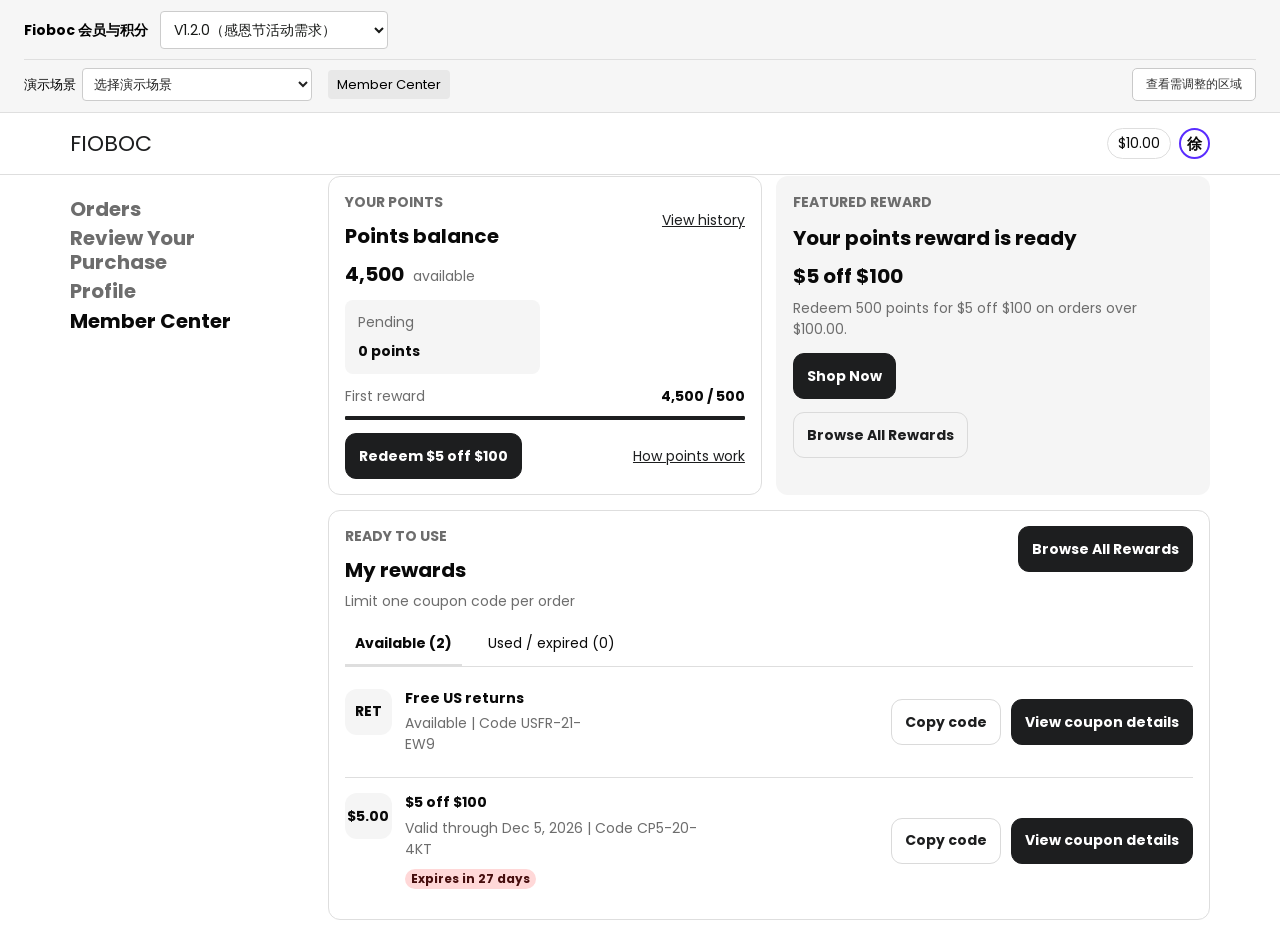
<file: index.html>
<!doctype html>
<html lang="zh-CN">
<head>
<meta charset="utf-8"><meta name="viewport" content="width=device-width,initial-scale=1">
<title>FIOBOC 会员积分原型 · 会员中心、Rewards 与官网购物流程</title>
<link rel="stylesheet" href="./assets/styles.css">
<link rel="stylesheet" href="./assets/thank-you-v110.css">
</head>
<body data-project-version="1.2.0">
<header class="reviewbar">
  <div class="review-title">
    <label for="project-version"><strong>Fioboc 会员与积分</strong></label>
    <select id="project-version" aria-label="项目版本">
      <option value="1.2.0" selected>V1.2.0（感恩节活动需求）</option>
      <option value="1.1.0">V1.1.0</option>
      <option value="1.0.0">V1.0.0 （2026-11-04已交付）</option>
    </select>
  </div>
  <div class="current-review-tools">
    <label class="current-demo-controls" for="current-demo-scenario">
      演示场景
      <select id="current-demo-scenario">
        <option value="">选择演示场景</option>
        <option value="gift-only-cart">兑换并加购，并仅有免费商品</option>
        <option value="gift-mixed-cart">兑换并加购，购物车还有其他商品</option>
        <option value="gift-pending-checkout">兑换后未加购</option>
        <option value="gift-existing-checkout">结账多件商品（包含可免费商品）</option>
      </select>
    </label>
    <nav class="current-prototype-nav" aria-label="原型页面">
      <button type="button" id="current-member-tab" aria-pressed="true">Member Center</button>
      <button type="button" id="current-product-tab" aria-pressed="false">商品详情页</button>
      <button type="button" id="current-cart-tab" aria-pressed="false">官网购物车</button>
      <button type="button" id="current-order-tab" aria-pressed="false">订单详情页</button>
      <button type="button" id="current-thank-you-tab" aria-pressed="false">结账感谢页</button>
    </nav>
    <button type="button" id="review-changes-toggle" class="review-changes-toggle" aria-pressed="false" aria-controls="review-changes-summary">查看需调整的区域</button>
  </div>
</header>
<template id="v110-demo-scenarios">
  <option value="">选择演示场景</option>
  <optgroup label="Member Center">
    <option value="member-return">Free US returns · 使用退货券</option>
  </optgroup>
  <optgroup label="商品详情页">
    <option value="product-vip2">VIP2 已登录 · 会员基础折扣</option>
    <option value="product-guest">未登录 · 立即加入会员</option>
  </optgroup>
  <optgroup label="官网购物车">
    <option value="cart-rules">购物车 · 查看积分制度</option>
  </optgroup>
  <optgroup label="订单详情页">
    <option value="DEMO-26093">订单积分 · 待入账</option>
    <option value="DEMO-26095">订单积分 · 已入账</option>
    <option value="DEMO-26094">已取消订单 · 隐藏积分</option>
    <option value="DEMO-26096">一件已入账 · 一件待入账</option>
    <option value="DEMO-26097">一件已取消 · 一件待入账</option>
  </optgroup>
  <optgroup label="结账感谢页">
    <option value="thankyou-vip2">VIP2 · 支付成功</option>
    <option value="thankyou-member">Member · 支付成功</option>
    <option value="thankyou-vip1">VIP1 · 支付成功</option>
    <option value="thankyou-vip3">VIP3 · 最高等级</option>
  </optgroup>
</template>
<main id="current-prototype" aria-label="原型">
  <div class="return-member" id="current-member-content" lang="en">
    <header class="return-member-header">
      <div class="return-member-shell return-member-header-row">
        <span class="return-member-brand">FIOBOC</span>
        <div class="return-member-account">
          <span class="return-member-credit">$10.00</span>
          <span class="return-member-avatar" aria-label="Account avatar">徐</span>
        </div>
      </div>
    </header>
    <div class="return-member-shell return-member-layout">
      <aside class="return-member-nav" aria-label="Account sections">
        <button type="button" id="current-member-orders">Orders</button>
        <span>Review Your<br> Purchase</span>
        <span>Profile</span>
        <strong aria-current="page">Member Center</strong>
      </aside>
      <div class="return-member-content">
        <div class="return-member-overview">
          <section class="return-member-panel" aria-labelledby="return-points-title">
            <div class="return-points-heading">
              <div>
                <p class="return-member-kicker">Your points</p>
                <h1 id="return-points-title">Points balance</h1>
              </div>
              <button type="button" class="return-member-link" disabled>View history</button>
            </div>
            <p class="return-points-total"><strong data-catalog-points>4,500</strong> <span>available</span></p>
            <div class="return-pending-points">
              <span>Pending</span>
              <strong>0 points</strong>
            </div>
            <div class="return-points-progress">
              <div><span>First reward</span><strong><span data-catalog-points>4,500</span> / 500</strong></div>
              <progress aria-label="First reward progress" value="500" max="500"></progress>
            </div>
            <div class="return-points-actions">
              <button type="button" class="return-btn" disabled>Redeem $5 off $100</button>
              <button type="button" class="return-member-link" disabled>How points work</button>
            </div>
          </section>
          <section class="return-member-panel return-featured" aria-labelledby="return-featured-title">
            <p class="return-member-kicker">Featured reward</p>
            <h2 id="return-featured-title">Your points reward is ready</h2>
            <p class="return-featured-value"><strong>$5 off $100</strong></p>
            <p class="return-featured-description">Redeem 500 points for $5 off $100 on orders over $100.00.</p>
            <div class="return-featured-actions">
              <button type="button" class="return-btn" disabled>Shop Now</button>
              <button type="button" class="return-btn return-btn-secondary" data-reward-catalog disabled>Browse All Rewards</button>
            </div>
          </section>
        </div>
        <section class="return-member-panel return-member-rewards" aria-labelledby="return-rewards-title">
          <div class="return-rewards-heading">
            <div>
              <p class="return-member-kicker">Ready to use</p>
              <h2 id="return-rewards-title">My rewards</h2>
              <p>Limit one coupon code per order</p>
            </div>
            <button type="button" class="return-btn" data-reward-catalog disabled>Browse All Rewards</button>
          </div>
          <div class="return-reward-filters" role="group" aria-label="Reward status">
            <button type="button" id="return-rewards-available" aria-controls="return-available-list" aria-pressed="true">Available (2)</button>
            <button type="button" id="return-rewards-used" aria-controls="return-used-list" aria-pressed="false">Used / expired (0)</button>
          </div>
          <div id="return-available-list">
            <article class="return-member-reward">
              <div class="return-reward-info">
                <span class="return-reward-icon" aria-hidden="true">RET</span>
                <div>
                  <h3>Free US returns</h3>
                  <p>Available | Code <span id="return-row-code">USFR-21-EW9</span></p>
                </div>
              </div>
              <div class="return-reward-actions">
                <button type="button" class="return-btn return-btn-secondary" data-return-copy="return-row-code">Copy code</button>
                <button type="button" class="return-btn" id="return-details" aria-haspopup="dialog">View coupon details</button>
              </div>
            </article>
            <article class="return-member-reward">
              <div class="return-reward-info">
                <span class="return-reward-icon" aria-hidden="true">$5.00</span>
                <div>
                  <h3>$5 off $100</h3>
                  <p>Valid through Dec 5, 2026 | Code <span id="return-discount-row-code">CP5-20-4KT</span></p>
                  <span class="return-reward-expiry">Expires in 27 days</span>
                </div>
              </div>
              <div class="return-reward-actions">
                <button type="button" class="return-btn return-btn-secondary" data-return-copy="return-discount-row-code">Copy code</button>
                <button type="button" class="return-btn" id="return-discount-details" aria-haspopup="dialog">View coupon details</button>
              </div>
            </article>
            <div class="return-redeemed-gifts" id="return-redeemed-gifts" hidden></div>
          </div>
          <p id="return-used-list" class="return-rewards-empty" hidden>No used or expired rewards.</p>
        </section>
        <section id="return-reward-catalog" class="return-member-panel return-catalog" aria-labelledby="return-catalog-title" hidden>
          <nav class="return-catalog-crumb" aria-label="Breadcrumb">
            <button type="button" class="return-member-link" id="return-catalog-back">Member Center</button>
            <span aria-hidden="true">/</span>
            <span aria-current="page">Redeem Rewards</span>
          </nav>
          <h1 id="return-catalog-title" tabindex="-1">Redeem Rewards</h1>
          <div class="return-catalog-balance">
            <strong>Available balance: <span data-catalog-points>4,500</span> points</strong>
            <span>Pending: 0 points</span>
          </div>
          <div class="return-reward-filters" id="return-catalog-tabs" role="tablist" aria-label="Reward categories">
            <button type="button" id="return-catalog-all" role="tab" aria-controls="return-catalog-results" aria-selected="true" data-category="all">All rewards</button>
            <button type="button" id="return-catalog-gifts" role="tab" aria-controls="return-catalog-results" aria-selected="false" tabindex="-1" data-category="gift">Free Gifts</button>
            <button type="button" id="return-catalog-coupons" role="tab" aria-controls="return-catalog-results" aria-selected="false" tabindex="-1" data-category="coupon">Coupons</button>
            <button type="button" id="return-catalog-services" role="tab" aria-controls="return-catalog-results" aria-selected="false" tabindex="-1" data-category="return">Service benefits</button>
          </div>
          <div class="return-catalog-grid" id="return-catalog-results" role="tabpanel" aria-labelledby="return-catalog-all" tabindex="0">
            <section class="return-gifts-banner" id="return-gifts-banner" aria-labelledby="return-gifts-banner-title">
              <div>
                <h2 id="return-gifts-banner-title">Free Gifts</h2>
                <p>Redeem your points for free gifts.</p>
              </div>
              <button type="button" class="return-btn" id="return-gifts-banner-link">Explore gifts</button>
            </section>
            <article class="return-catalog-card return-gift-card" data-category="gift" hidden>
              <button type="button" class="return-gift-thumbnail" id="return-gift-thumbnail" aria-label="View larger image of Weekend Performance Essential Polo Tee" aria-haspopup="dialog">
                <img src="./assets/images/polo-white.webp" width="720" height="964" alt="White Weekend Performance Essential Polo Tee">
              </button>
              <div class="return-catalog-card-body">
                <h2>Weekend Performance Essential Polo Tee</h2>
                <details class="return-terms">
                  <summary>Terms &amp; Conditions</summary>
                  <ol class="return-gift-terms-list">
                    <li>Valid with the purchase of at least 1 product (free gifts excluded).</li>
                    <li>Valid from Nov 26, 2026 to Dec 10, 2026. Points will not be refunded if the coupon expires unused.</li>
                    <li>Valid on the FIOBOC online store only.</li>
                    <li>Combinable with member discounts and bundle offers. Not valid with first-order offers, regular promo codes, or influencer codes.</li>
                    <li>Limited to 1 coupon per order.</li>
                    <li>Once redeemed, the coupon cannot be canceled, and points will not be refunded.</li>
                  </ol>
                </details>
                <div class="return-catalog-cost">
                  <span><strong>100</strong> points</span>
                  <button type="button" class="return-btn" id="return-gift-redeem" aria-haspopup="dialog">Redeem</button>
                </div>
              </div>
            </article>
          </div>
        </section>
      </div>
    </div>
  </div>

  <section class="order-detail-page" id="current-order-detail" lang="en" aria-label="Order details" hidden></section>
  <section id="current-thank-you" lang="en" aria-label="Thank you and order rewards" hidden></section>

  <dialog class="return-dialog return-gift-preview" id="return-gift-preview" aria-labelledby="return-gift-preview-title" lang="en">
    <section class="return-coupon">
      <header class="return-coupon-heading">
        <h2 id="return-gift-preview-title">Weekend Performance Essential Polo Tee</h2>
        <form method="dialog">
          <button class="return-coupon-close" aria-label="Close product image" autofocus>×</button>
        </form>
      </header>
      <img src="./assets/images/polo-white.webp" width="720" height="964" alt="White Weekend Performance Essential Polo Tee">
    </section>
  </dialog>

  <dialog class="return-dialog return-gift-variants" id="return-gift-variants" aria-labelledby="return-gift-variants-title" lang="en">
    <button type="button" class="return-coupon-close return-gift-variants-close" id="return-gift-variants-close" aria-label="Close gift options" autofocus>×</button>
    <div class="return-gift-variants-photo">
      <img src="./assets/images/polo-white.webp" width="720" height="964" alt="White Weekend Performance Essential Polo Tee">
    </div>
    <form class="return-gift-variants-form" id="return-gift-variants-form">
      <h2 id="return-gift-variants-title">Weekend Performance Essential Polo Tee</h2>
      <p class="return-gift-variants-points"><strong>100</strong> points</p>
      <fieldset>
        <legend>Color</legend>
        <div class="return-gift-choices">
          <label class="return-gift-choice">
            <input type="radio" name="color" value="White" checked required>
            <span><i class="return-gift-color-swatch" aria-hidden="true"></i>White</span>
          </label>
        </div>
      </fieldset>
      <fieldset>
        <legend>Size</legend>
        <div class="return-gift-choices">
          <label class="return-gift-choice"><input type="radio" name="size" value="S" required><span>S</span></label>
          <label class="return-gift-choice"><input type="radio" name="size" value="M"><span>M</span></label>
          <label class="return-gift-choice"><input type="radio" name="size" value="L"><span>L</span></label>
          <label class="return-gift-choice"><input type="radio" name="size" value="XL"><span>XL</span></label>
          <label class="return-gift-choice"><input type="radio" name="size" value="2XL"><span>2XL</span></label>
          <label class="return-gift-choice"><input type="radio" name="size" value="3XL"><span>3XL</span></label>
        </div>
      </fieldset>
      <p class="return-gift-variants-error" id="return-gift-variants-error" role="alert" hidden></p>
      <div class="return-gift-variants-actions">
        <button type="submit" name="action" value="redeem" class="return-btn return-btn-secondary">Redeem Now</button>
        <button type="submit" name="action" value="cart" class="return-btn">Redeem &amp; Add to Cart</button>
        <button type="submit" name="action" value="owned-cart" class="return-btn" lang="en" hidden disabled>Add To Cart</button>
      </div>
    </form>
  </dialog>

  <dialog class="return-dialog" id="return-gift-details-dialog" aria-labelledby="return-gift-details-title" lang="en">
    <section class="return-coupon">
      <header class="return-coupon-heading">
        <h2 id="return-gift-details-title">Free Gift</h2>
        <form method="dialog">
          <button type="submit" class="return-coupon-close" aria-label="Close coupon details" autofocus>
            <svg width="18" height="18" viewBox="0 0 20 20" fill="none" aria-hidden="true"><path d="m4 4 12 12M16 4 4 16" stroke="currentColor" stroke-width="1.7" stroke-linecap="round"/></svg>
          </button>
        </form>
      </header>
      <p>This coupon is valid through Dec 10, 2026.</p>
      <div class="return-code">
        <span>Coupon code</span>
        <strong id="return-gift-coupon-code"></strong>
        <p>Enter this coupon code at checkout to redeem your gift.</p>
      </div>
      <details class="return-terms">
        <summary>Terms &amp; Conditions</summary>
        <ol class="return-gift-terms-list">
          <li>Valid with the purchase of at least 1 product (free gifts excluded).</li>
          <li>Valid from Nov 26, 2026 to Dec 10, 2026. Points will not be refunded if the coupon expires unused.</li>
          <li>Valid on the FIOBOC online store only.</li>
          <li>Combinable with member discounts and bundle offers. Not valid with first-order offers, regular promo codes, or influencer codes.</li>
          <li>Limited to 1 coupon per order.</li>
          <li>Once redeemed, the coupon cannot be canceled, and points will not be refunded.</li>
        </ol>
      </details>
      <footer class="return-coupon-actions">
        <button type="button" class="return-btn" id="return-gift-details-add">Add To Cart</button>
      </footer>
    </section>
  </dialog>

  <dialog class="return-dialog" id="return-discount-dialog" aria-labelledby="return-discount-title">
    <section class="return-coupon" lang="en">
      <header class="return-coupon-heading">
        <h2 id="return-discount-title">$5 off $100</h2>
        <form method="dialog">
          <button type="submit" class="return-coupon-close" aria-label="Close coupon details" autofocus>
            <svg width="18" height="18" viewBox="0 0 20 20" fill="none" aria-hidden="true"><path d="m4 4 12 12M16 4 4 16" stroke="currentColor" stroke-width="1.7" stroke-linecap="round"/></svg>
          </button>
        </form>
      </header>
      <p class="return-coupon-label">Available coupon</p>
      <p>This coupon is valid through Dec 5, 2026.</p>
      <div class="return-code">
        <span>Coupon code</span>
        <strong id="return-discount-code">CP5-20-4KT</strong>
      </div>
      <footer class="return-coupon-actions">
        <button type="button" class="return-btn" data-return-copy="return-discount-code">Copy code</button>
      </footer>
    </section>
  </dialog>

  <dialog class="return-dialog" id="return-dialog" aria-labelledby="return-coupon-title">
    <section id="return-coupon" class="return-coupon" lang="en">
      <header class="return-coupon-heading">
        <h2 id="return-coupon-title">Free US returns</h2>
        <button type="button" id="return-coupon-close" class="return-coupon-close" aria-label="Close coupon details" autofocus>
          <svg width="18" height="18" viewBox="0 0 20 20" fill="none" aria-hidden="true"><path d="m4 4 12 12M16 4 4 16" stroke="currentColor" stroke-width="1.7" stroke-linecap="round"/></svg>
        </button>
      </header>
      <p class="return-coupon-label">Available coupon</p>
      <p>This coupon is valid through its expiration date.</p>
      <div class="return-code">
        <span>Coupon code</span>
        <strong id="return-code-value">USFR-21-EW9</strong>
        <p>Present this coupon code to a store associate for redemption.</p>
      </div>
      <details class="return-terms">
        <summary>Terms &amp; Conditions</summary>
        <p>Contact customer service with your coupon code and original US online order details to request a return.</p>
      </details>
      <footer class="return-coupon-actions">
        <button type="button" class="return-btn" id="return-copy-code">Copy code</button>
        <button type="button" class="return-btn return-btn-secondary" id="return-use">Use</button>
        <span class="return-copy-status" id="return-copy-status" role="status"></span>
      </footer>
    </section>

    <section id="return-composer" class="return-composer" aria-label="新邮件" hidden>
      <header class="return-mail-toolbar">
        <div class="return-mail-window-controls">
          <button type="button" id="return-mail-close" aria-label="关闭新邮件" title="关闭新邮件"></button>
          <span aria-hidden="true"></span><span aria-hidden="true"></span>
        </div>
        <div class="return-mail-tools" aria-hidden="true">
          <span>
            <svg viewBox="0 0 24 24"><path d="M10 5 3 12l7 7v-5c5 0 8 1 11 5 0-8-4-11-11-11Z"/></svg>
            <b>格式</b>
            <svg viewBox="0 0 24 24"><circle cx="12" cy="12" r="9"/><path d="M8 14c2 3 6 3 8 0M9 9h.1m5.8 0h.1"/></svg>
          </span>
          <span><svg viewBox="0 0 24 24"><rect x="2.5" y="4.5" width="19" height="15" rx="2"/><path d="M6 8h2m2 0h7M6 11h2m2 0h7"/></svg>⌄</span>
          <span><svg viewBox="0 0 24 24"><path d="m8 13 7-7a2.4 2.4 0 0 1 3.4 3.4l-9.2 9.2a3.8 3.8 0 0 1-5.4-5.4l10-10m4.6 9.6-7.3 7.3"/></svg>⌄</span>
          <span><svg viewBox="0 0 24 24"><circle cx="12" cy="12" r="9"/><path d="M12 16V8m-4 4 4-4 4 4"/></svg>⌄</span>
        </div>
        <button class="return-mail-send" type="button" aria-label="发送" disabled>
          <svg viewBox="0 0 24 24" aria-hidden="true"><path d="M12 20V4M5 11l7-7 7 7"/></svg>
        </button>
      </header>
      <div class="return-mail-fields">
        <div class="return-mail-field">
          <span>收件人：</span><strong class="return-mail-recipient">service@fioboc.com</strong>
        </div>
        <label class="return-mail-field"><span>抄送：</span><input type="text" autocomplete="off"></label>
        <label class="return-mail-field"><span>主题：</span><input type="text" id="return-mail-subject" lang="en" autocomplete="off"></label>
      </div>
      <textarea id="return-mail-body" lang="en" aria-label="邮件正文" spellcheck="false"></textarea>
    </section>
  </dialog>
</main>
<div id="delivered-prototype" hidden>
<div class="tools"><div class="row wrap"><label for="scenario">演示场景</label><select id="scenario"><option value="vip2">VIP2 · 标准账户</option><option value="member">Member · 待升级</option><option value="vip1">VIP1 · 标准账户</option><option value="vip3">VIP3 · 最高等级</option><option value="new">新客 · 尚未加入</option><option value="low">积分不足 · 120 分</option><option value="downgrade">退款降级 · VIP2 $540</option><option value="expiry">即将到期 / 过期券</option><option value="storecoupon">优惠券 · 已兑换 $5 券</option><option value="legacycredit">历史忠诚度积分 · 50</option><option value="legacycreditzero">历史忠诚度积分 · 已用完</option></select><span class="hint muted">仅使用虚构数据，操作不会影响真实店铺</span></div><nav class="reviewnav" aria-label="原型页面"><button data-action="auth-open" data-id="auth" aria-pressed="false">注册 / 登录</button><button data-action="rewards-guide-open" aria-pressed="false">Rewards 制度介绍</button><button data-role="storefront">官网购物车</button><button data-action="checkout-open" aria-pressed="false">官网结账页</button><button data-role="customer" class="active">账户会员页</button></nav><div class="row"><button id="advance">推进 30 天</button><button id="reset">重置演示</button><button id="desktop" class="active" aria-pressed="true">桌面</button><button id="mobile" aria-pressed="false">手机</button></div></div>
<div id="stage" class="stage"></div><div id="modalhost"></div><div id="toasthost" aria-live="polite"></div>
</div>
<script src="./assets/prototype.js"></script>
<script src="./assets/app.js"></script>
<script src="./assets/thank-you-v110.js"></script>
</body>
</html>
</file>
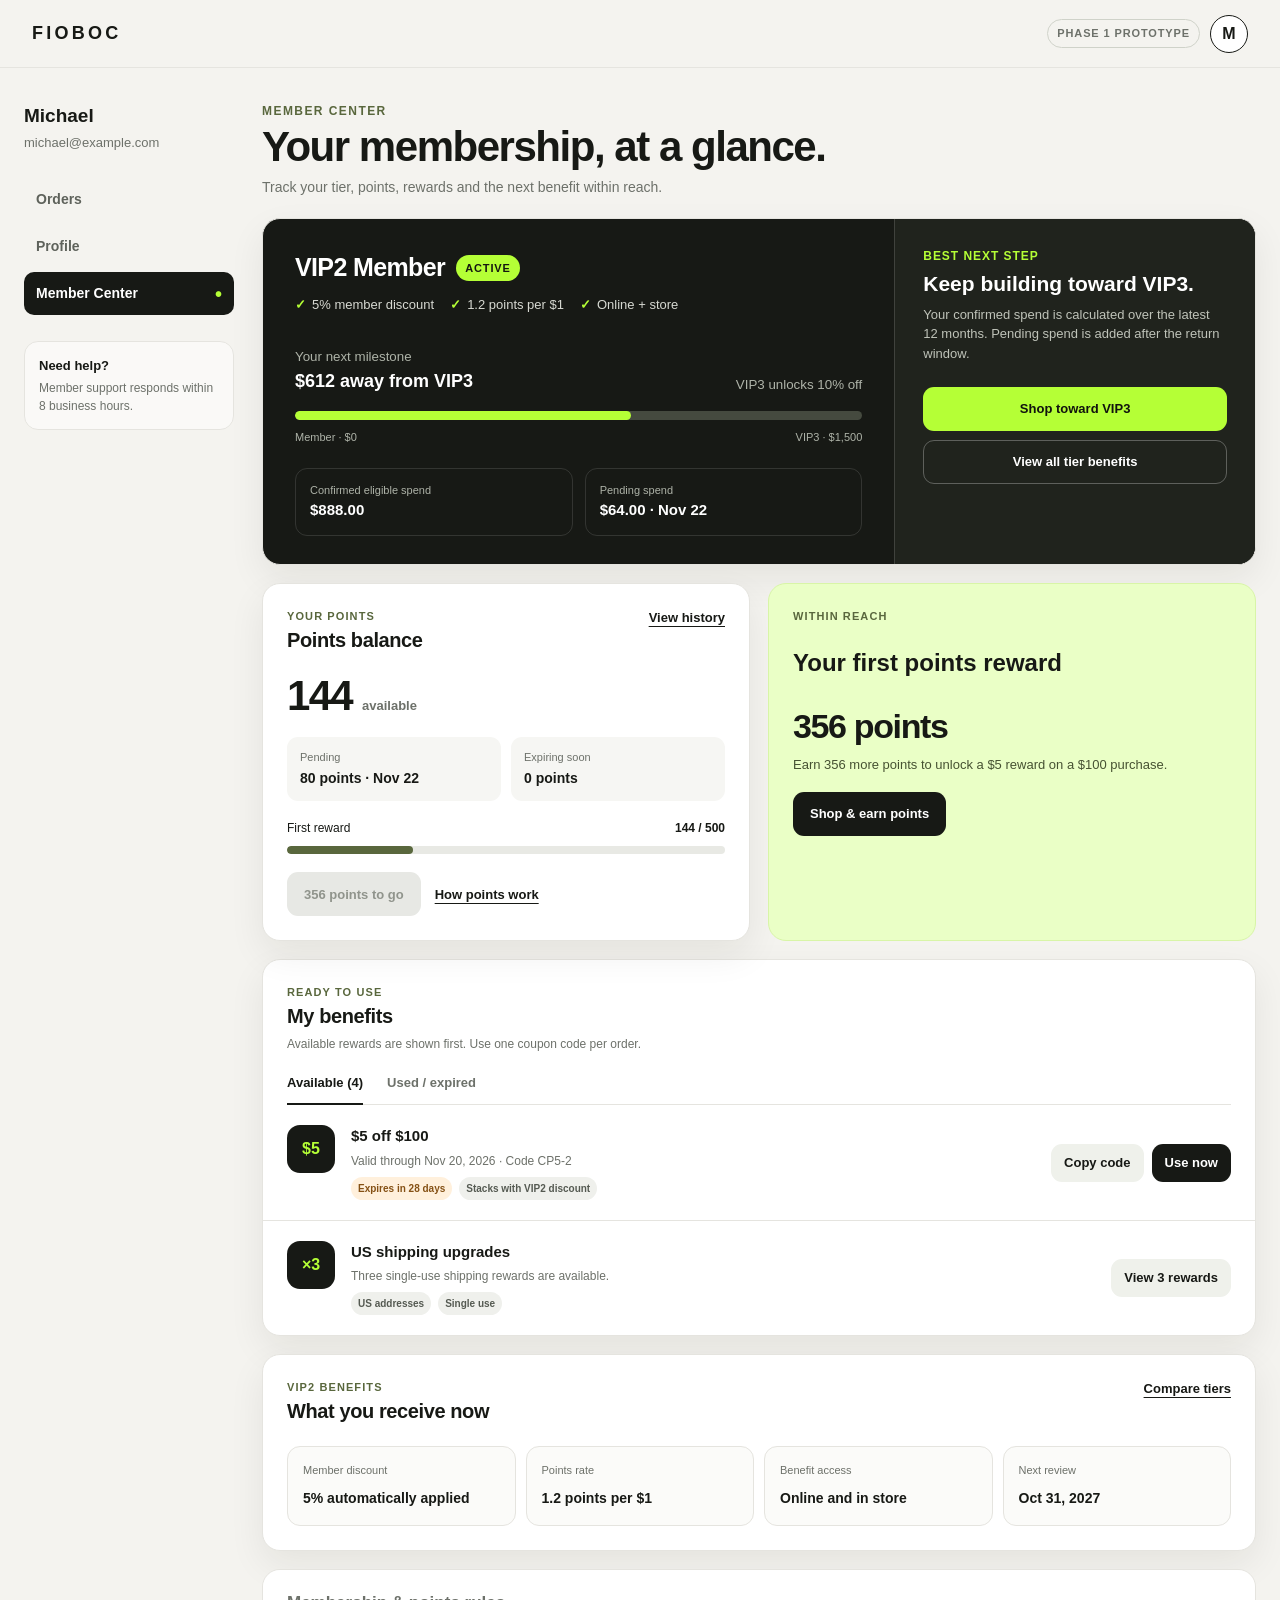
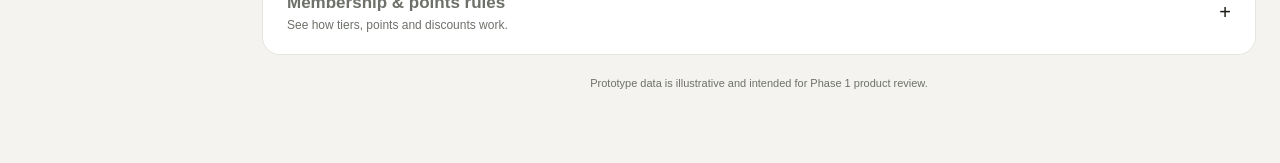
<file: pages/account-yaqin.html>
<!doctype html>
<html lang="en">
<head>
  <meta charset="utf-8" />
  <meta name="viewport" content="width=device-width, initial-scale=1" />
  <meta name="description" content="FIOBOC VIP member center prototype" />
  <title>FIOBOC Member Center</title>
  <style>
    :root {
      --ink: #171915;
      --muted: #6d716a;
      --line: #e5e4df;
      --paper: #f4f3ef;
      --card: #ffffff;
      --accent: #b5ff36;
      --accent-soft: #eaffc6;
      --olive: #59673d;
      --danger: #a43e34;
      --shadow: 0 14px 36px rgba(23, 25, 21, 0.07);
      --radius: 18px;
    }

    * { box-sizing: border-box; }
    html { scroll-behavior: smooth; }
    body {
      margin: 0;
      color: var(--ink);
      background: var(--paper);
      font-family: Inter, ui-sans-serif, -apple-system, BlinkMacSystemFont, "Segoe UI", sans-serif;
      line-height: 1.5;
    }
    button, a { font: inherit; }
    button { color: inherit; }
    a { color: inherit; }
    :focus-visible { outline: 3px solid rgba(181, 255, 54, .8); outline-offset: 3px; }

    .topbar {
      position: sticky;
      top: 0;
      z-index: 20;
      display: flex;
      align-items: center;
      justify-content: space-between;
      height: 68px;
      padding: 0 32px;
      background: rgba(244, 243, 239, .96);
      border-bottom: 1px solid var(--line);
      backdrop-filter: blur(14px);
    }
    .brand { font-weight: 900; letter-spacing: .18em; font-size: 18px; text-decoration: none; }
    .top-actions { display: flex; align-items: center; gap: 10px; }
    .prototype-tag {
      padding: 5px 9px;
      border: 1px solid #cfd2c9;
      border-radius: 999px;
      color: var(--muted);
      font-size: 11px;
      font-weight: 750;
      letter-spacing: .08em;
      text-transform: uppercase;
    }
    .avatar {
      width: 38px;
      height: 38px;
      display: grid;
      place-items: center;
      border: 1px solid var(--ink);
      border-radius: 50%;
      background: var(--card);
      font-weight: 750;
    }

    .shell {
      width: min(1240px, calc(100% - 48px));
      margin: 34px auto 72px;
      display: grid;
      grid-template-columns: 210px minmax(0, 1fr);
      gap: 28px;
      align-items: start;
    }
    .side {
      position: sticky;
      top: 96px;
      display: grid;
      gap: 26px;
    }
    .side-name { font-size: 19px; font-weight: 780; }
    .side-email { margin-top: 2px; color: var(--muted); font-size: 13px; }
    .side nav { display: grid; gap: 4px; }
    .nav-link {
      display: flex;
      align-items: center;
      justify-content: space-between;
      padding: 11px 12px;
      border-radius: 10px;
      text-decoration: none;
      color: #5e625b;
      font-size: 14px;
      font-weight: 650;
    }
    .nav-link:hover { background: #ebeae5; }
    .nav-link.active { background: var(--ink); color: white; }
    .nav-link.active::after { content: "•"; color: var(--accent); font-size: 20px; line-height: 0; }
    .side-help {
      padding: 14px;
      border: 1px solid var(--line);
      border-radius: 14px;
      background: rgba(255,255,255,.52);
      font-size: 12px;
      color: var(--muted);
    }
    .side-help strong { display: block; margin-bottom: 3px; color: var(--ink); font-size: 13px; }

    main { min-width: 0; }
    .page-heading { margin-bottom: 20px; }
    .eyebrow { margin: 0 0 4px; color: var(--olive); font-size: 12px; font-weight: 850; letter-spacing: .12em; text-transform: uppercase; }
    h1 { margin: 0; font-size: clamp(28px, 4vw, 42px); line-height: 1.08; letter-spacing: -.035em; }
    .subhead { margin: 8px 0 0; color: var(--muted); font-size: 14px; }

    .card {
      border: 1px solid var(--line);
      border-radius: var(--radius);
      background: var(--card);
      box-shadow: var(--shadow);
    }

    .member-hero {
      overflow: hidden;
      display: grid;
      grid-template-columns: minmax(0, 1.4fr) minmax(260px, .8fr);
      background: var(--ink);
      color: white;
    }
    .hero-main { padding: 30px 32px 28px; }
    .hero-side {
      padding: 28px;
      border-left: 1px solid rgba(255,255,255,.14);
      background: #20231d;
    }
    .tier-row { display: flex; align-items: center; gap: 11px; flex-wrap: wrap; }
    .tier-label { font-size: 25px; font-weight: 850; letter-spacing: -.025em; }
    .tier-pill {
      padding: 5px 9px;
      border-radius: 999px;
      background: var(--accent);
      color: #151710;
      font-size: 11px;
      font-weight: 900;
      letter-spacing: .08em;
    }
    .tier-benefits { display: flex; gap: 8px 16px; flex-wrap: wrap; margin-top: 8px; color: #d7d9d2; font-size: 13px; }
    .tier-benefits span::before { content: "✓"; margin-right: 6px; color: var(--accent); font-weight: 900; }
    .milestone { margin-top: 30px; }
    .milestone-head { display: flex; align-items: end; justify-content: space-between; gap: 20px; }
    .milestone-head strong { display: block; font-size: 18px; }
    .milestone-head small { color: #aeb3a8; }
    .progress-track { position: relative; height: 9px; margin: 16px 0 9px; border-radius: 999px; background: #454a3f; overflow: hidden; }
    .progress-fill { width: 59.2%; height: 100%; border-radius: inherit; background: var(--accent); }
    .progress-labels { display: flex; justify-content: space-between; color: #aeb3a8; font-size: 11px; }
    .hero-metrics { display: grid; grid-template-columns: 1fr 1fr; gap: 12px; margin-top: 22px; }
    .hero-metric { padding: 13px 14px; border: 1px solid rgba(255,255,255,.12); border-radius: 12px; }
    .hero-metric span { display: block; color: #aeb3a8; font-size: 11px; }
    .hero-metric strong { font-size: 15px; }
    .hero-kicker { color: var(--accent); font-size: 12px; font-weight: 850; letter-spacing: .08em; text-transform: uppercase; }
    .hero-side h2 { margin: 7px 0 8px; font-size: 21px; line-height: 1.15; }
    .hero-side p { margin: 0; color: #bfc3b9; font-size: 13px; }
    .hero-actions { display: grid; gap: 9px; margin-top: 24px; }

    .btn {
      min-height: 44px;
      display: inline-flex;
      align-items: center;
      justify-content: center;
      gap: 7px;
      padding: 10px 16px;
      border: 1px solid transparent;
      border-radius: 11px;
      background: var(--ink);
      color: white;
      text-decoration: none;
      cursor: pointer;
      font-size: 13px;
      font-weight: 800;
    }
    .btn:hover { transform: translateY(-1px); }
    .btn-accent { background: var(--accent); color: #11130e; }
    .btn-outline { border-color: rgba(255,255,255,.28); background: transparent; }
    .btn-soft { background: #eff1eb; color: var(--ink); }
    .btn:disabled { background: #e7e8e4; color: #90948c; cursor: not-allowed; transform: none; }
    .text-link { border: 0; padding: 0; background: transparent; color: inherit; text-decoration: underline; text-underline-offset: 4px; cursor: pointer; font-size: 13px; font-weight: 700; }

    .dashboard-grid { display: grid; grid-template-columns: 1fr 1fr; gap: 18px; margin-top: 18px; }
    .section-card { padding: 24px; }
    .section-head { display: flex; align-items: start; justify-content: space-between; gap: 18px; margin-bottom: 20px; }
    .section-head h2 { margin: 0; font-size: 20px; letter-spacing: -.02em; }
    .section-head p { margin: 4px 0 0; color: var(--muted); font-size: 12px; }
    .section-label { color: var(--olive); font-size: 11px; font-weight: 850; letter-spacing: .1em; text-transform: uppercase; }
    .points-value { margin-top: 4px; font-size: 42px; font-weight: 900; line-height: 1; letter-spacing: -.04em; }
    .points-value small { font-size: 13px; color: var(--muted); font-weight: 650; letter-spacing: 0; }
    .point-stats { display: grid; grid-template-columns: 1fr 1fr; gap: 10px; margin: 20px 0 18px; }
    .mini-stat { padding: 12px 13px; background: #f6f6f3; border-radius: 11px; }
    .mini-stat span { display: block; color: var(--muted); font-size: 11px; }
    .mini-stat strong { display: block; margin-top: 3px; font-size: 14px; }
    .point-progress { margin: 16px 0 18px; }
    .point-progress-row { display: flex; justify-content: space-between; gap: 16px; font-size: 12px; }
    .point-progress-row strong { font-weight: 800; }
    .point-track { height: 8px; margin-top: 9px; overflow: hidden; border-radius: 999px; background: #e8e9e4; }
    .point-fill { width: 28.8%; height: 100%; background: var(--olive); border-radius: inherit; }
    .card-actions { display: flex; align-items: center; gap: 14px; flex-wrap: wrap; }

    .next-action { background: var(--accent-soft); border-color: #d8f5a7; box-shadow: none; }
    .next-action .big-number { margin: 8px 0 3px; font-size: 34px; font-weight: 900; letter-spacing: -.04em; }
    .next-action p { margin: 0 0 18px; color: #465232; font-size: 13px; }
    .next-action .btn { background: var(--ink); }

    .rewards-card { margin-top: 18px; padding: 0; overflow: hidden; }
    .rewards-header { padding: 24px 24px 0; }
    .tabs { display: flex; gap: 24px; margin-top: 20px; border-bottom: 1px solid var(--line); }
    .tab {
      position: relative;
      padding: 0 0 12px;
      border: 0;
      background: transparent;
      color: var(--muted);
      cursor: pointer;
      font-size: 13px;
      font-weight: 750;
    }
    .tab.active { color: var(--ink); }
    .tab.active::after { content: ""; position: absolute; left: 0; right: 0; bottom: -1px; height: 2px; background: var(--ink); }
    .reward-list { display: grid; gap: 0; }
    .reward {
      display: grid;
      grid-template-columns: minmax(0, 1fr) auto;
      gap: 24px;
      align-items: center;
      padding: 20px 24px;
      border-top: 1px solid var(--line);
    }
    .reward:first-child { border-top: 0; }
    .reward-main { display: flex; gap: 16px; align-items: start; }
    .reward-mark {
      flex: 0 0 auto;
      width: 48px;
      height: 48px;
      display: grid;
      place-items: center;
      border-radius: 13px;
      background: var(--ink);
      color: var(--accent);
      font-weight: 900;
    }
    .reward h3 { margin: 0; font-size: 15px; }
    .reward p { margin: 4px 0 7px; color: var(--muted); font-size: 12px; }
    .reward-meta { display: flex; gap: 7px; flex-wrap: wrap; }
    .chip { padding: 4px 7px; border-radius: 999px; background: #eff0ec; color: #555a52; font-size: 10px; font-weight: 800; }
    .chip.warn { background: #fff0dc; color: #855115; }
    .reward-actions { display: flex; gap: 8px; }
    .reward-actions .btn { min-height: 38px; padding: 8px 12px; }
    .reward-empty { display: none; padding: 44px 24px; color: var(--muted); text-align: center; }

    .benefits-card { margin-top: 18px; padding: 24px; }
    .benefit-grid { display: grid; grid-template-columns: repeat(4, 1fr); gap: 10px; }
    .benefit {
      padding: 15px;
      border: 1px solid var(--line);
      border-radius: 13px;
      background: #fbfbf9;
    }
    .benefit span { display: block; margin-bottom: 8px; color: var(--muted); font-size: 11px; }
    .benefit strong { font-size: 14px; }

    .rules-card { margin-top: 18px; overflow: hidden; box-shadow: none; }
    .rules-title {
      width: 100%;
      display: flex;
      align-items: center;
      justify-content: space-between;
      gap: 18px;
      padding: 20px 24px;
      border: 0;
      background: white;
      cursor: pointer;
      text-align: left;
    }
    .rules-title strong { font-size: 17px; }
    .rules-title span { color: var(--muted); font-size: 12px; }
    .chevron { transition: transform .2s ease; font-size: 20px !important; color: var(--ink) !important; }
    .rules-title[aria-expanded="true"] .chevron { transform: rotate(45deg); }
    .rules-body { display: none; padding: 0 24px 22px; }
    .rules-body.open { display: block; }
    .rule { display: grid; grid-template-columns: 28px 1fr; gap: 10px; padding: 15px 0; border-top: 1px solid var(--line); }
    .rule-num { color: var(--olive); font-weight: 900; }
    .rule h3 { margin: 0 0 4px; font-size: 13px; }
    .rule p { margin: 0; color: var(--muted); font-size: 12px; }

    .footer-note { margin-top: 20px; color: var(--muted); font-size: 11px; text-align: center; }

    .modal-backdrop {
      position: fixed;
      inset: 0;
      z-index: 50;
      display: none;
      place-items: center;
      padding: 20px;
      background: rgba(16, 18, 14, .58);
    }
    .modal-backdrop.open { display: grid; }
    .modal {
      width: min(560px, 100%);
      max-height: min(760px, calc(100vh - 40px));
      overflow: auto;
      padding: 26px;
      border-radius: 18px;
      background: white;
      box-shadow: 0 26px 80px rgba(0,0,0,.25);
    }
    .modal-head { display: flex; align-items: start; justify-content: space-between; gap: 20px; }
    .modal h2 { margin: 0; font-size: 22px; }
    .modal p { color: var(--muted); }
    .close-btn { width: 36px; height: 36px; border: 1px solid var(--line); border-radius: 50%; background: white; cursor: pointer; font-size: 20px; }
    .coupon-box { margin: 20px 0; padding: 18px; border: 1px dashed #aeb3a8; border-radius: 12px; background: #f6f7f3; }
    .coupon-box code { font-size: 19px; font-weight: 850; }
    .tier-table { width: 100%; border-collapse: collapse; margin-top: 18px; font-size: 12px; }
    .tier-table th, .tier-table td { padding: 11px 9px; border-bottom: 1px solid var(--line); text-align: left; }
    .tier-table th { color: var(--muted); font-size: 10px; text-transform: uppercase; letter-spacing: .07em; }
    .tier-table tr.current { background: var(--accent-soft); }
    .toast {
      position: fixed;
      right: 24px;
      bottom: 24px;
      z-index: 80;
      transform: translateY(20px);
      opacity: 0;
      padding: 12px 16px;
      border-radius: 10px;
      background: var(--ink);
      color: white;
      font-size: 13px;
      font-weight: 750;
      pointer-events: none;
      transition: .2s ease;
    }
    .toast.show { transform: translateY(0); opacity: 1; }

    @media (max-width: 920px) {
      .shell { grid-template-columns: 1fr; }
      .side { position: static; display: block; }
      .side > div:first-child, .side-help { display: none; }
      .side nav { display: flex; gap: 6px; overflow-x: auto; padding-bottom: 2px; }
      .nav-link { white-space: nowrap; background: #ebeae5; }
      .member-hero { grid-template-columns: 1fr; }
      .hero-side { border-left: 0; border-top: 1px solid rgba(255,255,255,.14); }
      .benefit-grid { grid-template-columns: 1fr 1fr; }
    }

    @media (max-width: 680px) {
      .topbar { height: 60px; padding: 0 18px; }
      .prototype-tag { display: none; }
      .shell { width: min(100% - 28px, 1240px); margin-top: 20px; gap: 18px; }
      .page-heading { margin-bottom: 14px; }
      .dashboard-grid { grid-template-columns: 1fr; }
      .hero-main, .hero-side { padding: 23px 20px; }
      .hero-metrics { grid-template-columns: 1fr; }
      .section-card, .benefits-card { padding: 20px; }
      .reward { grid-template-columns: 1fr; gap: 14px; padding: 18px 20px; }
      .reward-actions { width: 100%; }
      .reward-actions .btn { flex: 1; }
      .reward-main { gap: 12px; }
      .benefit-grid { grid-template-columns: 1fr; }
      .tabs { gap: 18px; overflow-x: auto; }
      .rules-title { padding: 18px 20px; }
      .rules-body { padding: 0 20px 20px; }
      .modal { padding: 21px; }
    }
  </style>
</head>
<body>
  <header class="topbar">
    <a href="#" class="brand" aria-label="FIOBOC home">FIOBOC</a>
    <div class="top-actions">
      <span class="prototype-tag">Phase 1 prototype</span>
      <div class="avatar" aria-label="Account profile">M</div>
    </div>
  </header>

  <div class="shell">
    <aside class="side" aria-label="Account navigation">
      <div>
        <div class="side-name">Michael</div>
        <div class="side-email">michael@example.com</div>
      </div>
      <nav>
        <a class="nav-link" href="#">Orders</a>
        <a class="nav-link" href="#">Profile</a>
        <a class="nav-link active" href="#member-center" aria-current="page">Member Center</a>
      </nav>
      <div class="side-help">
        <strong>Need help?</strong>
        Member support responds within 8 business hours.
      </div>
    </aside>

    <main id="member-center">
      <div class="page-heading">
        <p class="eyebrow">Member center</p>
        <h1>Your membership, at a glance.</h1>
        <p class="subhead">Track your tier, points, rewards and the next benefit within reach.</p>
      </div>

      <section class="card member-hero" aria-labelledby="tier-title">
        <div class="hero-main">
          <div class="tier-row">
            <div class="tier-label" id="tier-title">VIP2 Member</div>
            <span class="tier-pill">ACTIVE</span>
          </div>
          <div class="tier-benefits">
            <span>5% member discount</span>
            <span>1.2 points per $1</span>
            <span>Online + store</span>
          </div>

          <div class="milestone">
            <div class="milestone-head">
              <div>
                <small>Your next milestone</small>
                <strong>$612 away from VIP3</strong>
              </div>
              <small>VIP3 unlocks 10% off</small>
            </div>
            <div class="progress-track" role="progressbar" aria-valuemin="0" aria-valuemax="1500" aria-valuenow="888" aria-label="Tier progress">
              <div class="progress-fill"></div>
            </div>
            <div class="progress-labels"><span>Member · $0</span><span>VIP3 · $1,500</span></div>
          </div>

          <div class="hero-metrics">
            <div class="hero-metric"><span>Confirmed eligible spend</span><strong>$888.00</strong></div>
            <div class="hero-metric"><span>Pending spend</span><strong>$64.00 · Nov 22</strong></div>
          </div>
        </div>

        <div class="hero-side">
          <div class="hero-kicker">Best next step</div>
          <h2>Keep building toward VIP3.</h2>
          <p>Your confirmed spend is calculated over the latest 12 months. Pending spend is added after the return window.</p>
          <div class="hero-actions">
            <a href="#rewards" class="btn btn-accent">Shop toward VIP3</a>
            <button class="btn btn-outline" data-modal="tiers">View all tier benefits</button>
          </div>
        </div>
      </section>

      <div class="dashboard-grid">
        <section class="card section-card" aria-labelledby="points-title">
          <div class="section-head">
            <div>
              <div class="section-label">Your points</div>
              <h2 id="points-title">Points balance</h2>
            </div>
            <button class="text-link" data-modal="history">View history</button>
          </div>
          <div class="points-value">144 <small>available</small></div>
          <div class="point-stats">
            <div class="mini-stat"><span>Pending</span><strong>80 points · Nov 22</strong></div>
            <div class="mini-stat"><span>Expiring soon</span><strong>0 points</strong></div>
          </div>
          <div class="point-progress">
            <div class="point-progress-row"><span>First reward</span><strong>144 / 500</strong></div>
            <div class="point-track" role="progressbar" aria-valuemin="0" aria-valuemax="500" aria-valuenow="144" aria-label="Points toward first reward"><div class="point-fill"></div></div>
          </div>
          <div class="card-actions">
            <button class="btn" disabled>356 points to go</button>
            <a class="text-link" href="#rules">How points work</a>
          </div>
        </section>

        <section class="card section-card next-action" aria-labelledby="action-title">
          <div class="section-label">Within reach</div>
          <h2 id="action-title">Your first points reward</h2>
          <div class="big-number">356 points</div>
          <p>Earn 356 more points to unlock a $5 reward on a $100 purchase.</p>
          <a href="#rewards" class="btn">Shop & earn points</a>
        </section>
      </div>

      <section class="card rewards-card" id="rewards" aria-labelledby="rewards-title">
        <div class="rewards-header">
          <div class="section-head" style="margin-bottom:0">
            <div>
              <div class="section-label">Ready to use</div>
              <h2 id="rewards-title">My benefits</h2>
              <p>Available rewards are shown first. Use one coupon code per order.</p>
            </div>
          </div>
          <div class="tabs" role="tablist" aria-label="Benefit filters">
            <button class="tab active" role="tab" aria-selected="true" data-filter="available">Available <span>(4)</span></button>
            <button class="tab" role="tab" aria-selected="false" data-filter="used">Used / expired</button>
          </div>
        </div>

        <div class="reward-list" data-panel="available">
          <article class="reward">
            <div class="reward-main">
              <div class="reward-mark">$5</div>
              <div>
                <h3>$5 off $100</h3>
                <p>Valid through Nov 20, 2026 · Code CP5-2</p>
                <div class="reward-meta"><span class="chip warn">Expires in 28 days</span><span class="chip">Stacks with VIP2 discount</span></div>
              </div>
            </div>
            <div class="reward-actions">
              <button class="btn btn-soft copy-code" data-code="CP5-2">Copy code</button>
              <button class="btn" data-modal="coupon">Use now</button>
            </div>
          </article>

          <article class="reward">
            <div class="reward-main">
              <div class="reward-mark">×3</div>
              <div>
                <h3>US shipping upgrades</h3>
                <p>Three single-use shipping rewards are available.</p>
                <div class="reward-meta"><span class="chip">US addresses</span><span class="chip">Single use</span></div>
              </div>
            </div>
            <div class="reward-actions">
              <button class="btn btn-soft" data-modal="shipping">View 3 rewards</button>
            </div>
          </article>
        </div>

        <div class="reward-empty" data-panel="used">No used or expired rewards yet.</div>
      </section>

      <section class="card benefits-card" aria-labelledby="benefit-title">
        <div class="section-head">
          <div>
            <div class="section-label">VIP2 benefits</div>
            <h2 id="benefit-title">What you receive now</h2>
          </div>
          <button class="text-link" data-modal="tiers">Compare tiers</button>
        </div>
        <div class="benefit-grid">
          <div class="benefit"><span>Member discount</span><strong>5% automatically applied</strong></div>
          <div class="benefit"><span>Points rate</span><strong>1.2 points per $1</strong></div>
          <div class="benefit"><span>Benefit access</span><strong>Online and in store</strong></div>
          <div class="benefit"><span>Next review</span><strong>Oct 31, 2027</strong></div>
        </div>
      </section>

      <section class="card rules-card" id="rules">
        <button class="rules-title" aria-expanded="false" aria-controls="rules-body">
          <span><strong>Membership & points rules</strong><br><span>See how tiers, points and discounts work.</span></span>
          <span class="chevron">+</span>
        </button>
        <div class="rules-body" id="rules-body">
          <div class="rule"><div class="rule-num">1</div><div><h3>Membership tiers</h3><p>Member: $0–149.99 · VIP1: $150–499.99 · VIP2: $500–1,499.99 · VIP3: $1,500+. Eligible spend is calculated over the latest 12 months.</p></div></div>
          <div class="rule"><div class="rule-num">2</div><div><h3>Earning and releasing points</h3><p>Earn 1, 1.1, 1.2 or 1.3 points per eligible $1 based on tier. Points become available 30 days after shipment and refund checks.</p></div></div>
          <div class="rule"><div class="rule-num">3</div><div><h3>Points rewards</h3><p>Redeem 500 / 1,000 / 2,000 / 3,000 points for $5 / $10 / $20 / $30 rewards with minimum spends of $100 / $200 / $400 / $600.</p></div></div>
          <div class="rule"><div class="rule-num">4</div><div><h3>Discount combinations</h3><p>Points rewards may combine with your base member discount. They do not combine with quantity discounts, first-order offers, creator codes or temporary promotions.</p></div></div>
          <div class="rule"><div class="rule-num">5</div><div><h3>Validity and refunds</h3><p>Points expire 12 months after becoming available. Returns recalculate points and tier status; points rewards cannot be withdrawn as cash.</p></div></div>
        </div>
      </section>

      <div class="footer-note">Prototype data is illustrative and intended for Phase 1 product review.</div>
    </main>
  </div>

  <div class="modal-backdrop" id="modal" role="presentation">
    <section class="modal" role="dialog" aria-modal="true" aria-labelledby="modal-title">
      <div class="modal-head">
        <div><div class="section-label" id="modal-label">Member benefit</div><h2 id="modal-title">Details</h2></div>
        <button class="close-btn" aria-label="Close dialog">×</button>
      </div>
      <div id="modal-content"></div>
    </section>
  </div>
  <div class="toast" role="status" aria-live="polite">Coupon code copied</div>

  <script>
    const modal = document.querySelector('#modal');
    const modalTitle = document.querySelector('#modal-title');
    const modalLabel = document.querySelector('#modal-label');
    const modalContent = document.querySelector('#modal-content');
    const closeBtn = document.querySelector('.close-btn');
    const toast = document.querySelector('.toast');

    const modalTemplates = {
      tiers: {
        label: 'Tier comparison',
        title: 'Member benefits by tier',
        html: `<p>Your tier is based on eligible net merchandise spend in the latest 12 months.</p>
          <table class="tier-table">
            <thead><tr><th>Tier</th><th>Spend</th><th>Discount</th><th>Points</th></tr></thead>
            <tbody>
              <tr><td>Member</td><td>$0–149.99</td><td>—</td><td>1×</td></tr>
              <tr><td>VIP1</td><td>$150–499.99</td><td>3%</td><td>1.1×</td></tr>
              <tr class="current"><td><strong>VIP2 · You</strong></td><td>$500–1,499.99</td><td>5%</td><td>1.2×</td></tr>
              <tr><td>VIP3</td><td>$1,500+</td><td>10%</td><td>1.3×</td></tr>
            </tbody>
          </table>`
      },
      history: {
        label: 'Points activity',
        title: 'Your points history',
        html: `<div class="rule"><div class="rule-num">+80</div><div><h3>Order #10428 · Pending</h3><p>Expected to become available Nov 22, 2026.</p></div></div>
          <div class="rule"><div class="rule-num">+44</div><div><h3>Order #10376 · Available</h3><p>Released Oct 12, 2026 · Expires Oct 12, 2027.</p></div></div>
          <div class="rule"><div class="rule-num">+100</div><div><h3>Welcome bonus · Available</h3><p>Added Sep 28, 2026 · Expires Sep 28, 2027.</p></div></div>`
      },
      coupon: {
        label: 'Available reward',
        title: '$5 off $100',
        html: `<p>This reward is valid through Nov 20, 2026 and may be combined with your VIP2 base member discount.</p>
          <div class="coupon-box"><small>Coupon code</small><br><code>CP5-2</code></div>
          <p><strong>Cannot be combined with:</strong> quantity discounts, first-order offers, creator codes or temporary promotions.</p>
          <div class="card-actions"><button class="btn copy-code" data-code="CP5-2">Copy code</button><button class="btn btn-soft" onclick="window.location.hash='rewards'; closeModal();">Continue shopping</button></div>`
      },
      shipping: {
        label: 'Shipping rewards',
        title: '3 upgrades available',
        html: `<p>Each reward is valid once on an eligible US shipment.</p>
          <div class="rule"><div class="rule-num">1</div><div><h3>USSU-1</h3><p>Available · No expiry date supplied</p><button class="text-link copy-code" data-code="USSU-1">Copy code</button></div></div>
          <div class="rule"><div class="rule-num">2</div><div><h3>USSU-3</h3><p>Available · No expiry date supplied</p><button class="text-link copy-code" data-code="USSU-3">Copy code</button></div></div>
          <div class="rule"><div class="rule-num">3</div><div><h3>USSU-4</h3><p>Available · No expiry date supplied</p><button class="text-link copy-code" data-code="USSU-4">Copy code</button></div></div>`
      }
    };

    function openModal(type) {
      const data = modalTemplates[type];
      if (!data) return;
      modalLabel.textContent = data.label;
      modalTitle.textContent = data.title;
      modalContent.innerHTML = data.html;
      modal.classList.add('open');
      document.body.style.overflow = 'hidden';
      closeBtn.focus();
    }
    function closeModal() {
      modal.classList.remove('open');
      document.body.style.overflow = '';
    }
    window.closeModal = closeModal;

    document.addEventListener('click', async (event) => {
      const opener = event.target.closest('[data-modal]');
      if (opener) openModal(opener.dataset.modal);

      const copyButton = event.target.closest('.copy-code');
      if (copyButton) {
        const code = copyButton.dataset.code;
        try { await navigator.clipboard.writeText(code); } catch (_) {}
        toast.textContent = `${code} copied`;
        toast.classList.add('show');
        setTimeout(() => toast.classList.remove('show'), 1800);
      }
    });

    closeBtn.addEventListener('click', closeModal);
    modal.addEventListener('click', (event) => { if (event.target === modal) closeModal(); });
    document.addEventListener('keydown', (event) => { if (event.key === 'Escape') closeModal(); });

    const rulesButton = document.querySelector('.rules-title');
    const rulesBody = document.querySelector('.rules-body');
    rulesButton.addEventListener('click', () => {
      const expanded = rulesButton.getAttribute('aria-expanded') === 'true';
      rulesButton.setAttribute('aria-expanded', String(!expanded));
      rulesBody.classList.toggle('open', !expanded);
    });

    document.querySelectorAll('.tab').forEach((tab) => {
      tab.addEventListener('click', () => {
        document.querySelectorAll('.tab').forEach((item) => {
          item.classList.toggle('active', item === tab);
          item.setAttribute('aria-selected', String(item === tab));
        });
        document.querySelector('[data-panel="available"]').style.display = tab.dataset.filter === 'available' ? 'grid' : 'none';
        document.querySelector('[data-panel="used"]').style.display = tab.dataset.filter === 'used' ? 'block' : 'none';
      });
    });
  </script>
</body>
</html>
</file>
<file: assets/styles.css>
:root{--ink:#171917;--muted:#70736d;--line:#e2e4df;--paper:#fff;--ground:#f7f8f5;--sand:#e8dfcb;--accent:#a45131;--green:#286b52;--red:#a33535;--radius:9px}*{box-sizing:border-box}body{margin:0;font:14px/1.6 Arial,"PingFang SC","Microsoft YaHei",sans-serif;color:var(--ink);background:#eeefeb}button,input,select{font:inherit}button,a,select{cursor:pointer}button{border:0}a{color:inherit;text-decoration:none}button:focus-visible,a:focus-visible,input:focus-visible,select:focus-visible{outline:3px solid #9a6a41;outline-offset:3px}button:disabled{cursor:not-allowed;opacity:.45}h1,h2,h3,p{margin:0}h1{font-size:32px;line-height:1.3;letter-spacing:-1px}h2{font-size:21px;line-height:1.4}h3{font-size:16px}small,.small{font-size:12px}.muted{color:var(--muted)}.eyebrow{font-size:11px;letter-spacing:2px;font-weight:600;text-transform:uppercase}.num{font-variant-numeric:tabular-nums}.row{display:flex;gap:12px;align-items:center}.between{justify-content:space-between}.wrap{flex-wrap:wrap}.stack{display:grid;gap:16px}.btn{padding:11px 20px;background:var(--ink);color:white;border:1px solid var(--ink);border-radius:3px;line-height:1.4}.btn.secondary{background:transparent;color:var(--ink);border-color:#c9cdc5}.btn.light{background:white;color:var(--ink);border-color:white}.btn.subtle{border:0;background:transparent;color:var(--ink);padding:8px 0}.btn.small{padding:7px 12px}.btn.danger{background:var(--red);border-color:var(--red)}.link{background:none;color:var(--ink);padding:0;border:0;text-decoration:underline;text-underline-offset:4px}.pill{display:inline-flex;align-items:center;gap:6px;font-size:11px;padding:3px 9px;border-radius:3px;background:#edf0ea;color:#51594d}.pill.green{background:#e7f1eb;color:var(--green)}.pill.sand{background:#ece5d5;color:#6d5837}.pill.red{background:#f9eae7;color:var(--red)}.dot{width:6px;height:6px;background:currentColor;border-radius:50%}.reviewbar{background:#272b28;color:#e9ede7;padding:12px 26px;display:flex;align-items:center;justify-content:space-between;gap:12px;flex-wrap:wrap}.review-title{display:flex;gap:12px;align-items:center}.version{background:#c9ad80;color:#1c211b;width:30px;height:30px;display:grid;place-items:center;border-radius:3px;font-size:13px;font-weight:600}.reviewnav{display:flex;gap:5px}.reviewnav button{background:transparent;color:#b7beb3;font-size:12px;padding:7px 13px;border-radius:4px}.reviewnav button.active{color:white;background:#424b41}.tools{padding:10px 26px;background:#f2f3ef;border-bottom:1px solid #d9ded4;display:flex;justify-content:space-between;align-items:center;gap:10px;flex-wrap:wrap;font-size:12px}.tools select{font-size:12px;padding:5px 24px 5px 9px;background:white;border:1px solid #d6dbd1;border-radius:3px;max-width:210px}.tools button{font-size:12px;background:transparent;color:#56604e;padding:5px 9px;border:1px solid #d6dbd1;border-radius:3px}.tools .active{background:#dfe4d8}.stage{background:white;max-width:1600px;margin:auto;transition:max-width .2s}.stage.mobile{max-width:390px;margin:22px auto;box-shadow:0 8px 36px #24301a1c;border:1px solid #d9ded3;border-radius:18px;overflow:hidden}.announcement{font-size:10px;letter-spacing:1.2px;text-align:center;background:#080a08;color:#f5f5f2;padding:7px}.brandbar{height:81px;display:flex;align-items:center;justify-content:space-between;padding:0 38px;border-bottom:1px solid var(--line);gap:30px}.logo{font:500 28px Arial;letter-spacing:2px}.brandnav{display:flex;gap:27px;font-size:11px;letter-spacing:.5px}.brandnav .current{border-bottom:1px solid var(--ink);padding-bottom:7px}.brandicons{display:flex;gap:22px;font-size:19px}.brandicons button{background:none;padding:0;line-height:1;color:var(--ink)}.workspace{max-width:1300px;margin:auto;display:grid;grid-template-columns:222px 1fr;min-height:780px}.sidebar{padding:36px 26px;border-right:1px solid var(--line);background:#fcfcfa}.avatar{height:45px;width:45px;display:grid;place-items:center;background:#e9ebdf;color:#535d4b;border-radius:50%;font-size:16px;margin-bottom:14px}.sidebar strong{font-size:13px}.sidetitle{font-size:10px;color:#868b80;letter-spacing:1.5px;margin:27px 0 9px}.sidebuttons{display:grid;gap:5px}.sidebuttons button{display:flex;justify-content:space-between;align-items:center;background:none;text-align:left;color:#626a5c;padding:11px 12px;border-radius:4px;font-size:13px}.sidebuttons button.active{color:var(--ink);background:#ecf0e5;font-weight:600}.sidebarfoot{border-top:1px solid var(--line);margin-top:40px;padding-top:20px;font-size:11px}.sidecode{font-size:10px;letter-spacing:.5px;color:#8a8e84}.main{padding:36px 38px 50px;min-width:0}.pagehead{margin-bottom:25px}.pagehead .eyebrow{color:var(--accent);margin-bottom:7px}.pagehead p{margin-top:9px;color:var(--muted);font-size:13px}.hero-grid{display:grid;grid-template-columns:1.38fr 1fr;gap:18px}.tiercard{background:#20261e;color:white;padding:27px 29px;border-radius:var(--radius);position:relative;overflow:hidden;min-height:235px}.tiercard:after{content:"F";position:absolute;right:0;top:-55px;font:300 300px Georgia;color:#fff;opacity:.025;pointer-events:none}.tiercard .eyebrow{color:#c4cbbd}.tiercard .tier{font-size:38px;letter-spacing:2px;font-weight:400;line-height:1.2;margin-top:11px}.tiercard .pill{background:#3d4635;color:#e2d7bc}.tierbottom{margin-top:24px}.tierbottom .muted{color:#b4c0a7}.track{height:4px;background:#55604b;margin:11px 0 8px;overflow:hidden;border-radius:2px}.track span{display:block;height:100%;background:#dcc6a3}.pointcard{border:1px solid var(--line);padding:27px 26px;border-radius:var(--radius);display:flex;flex-direction:column}.pointnumber{font-size:44px;line-height:1.3;letter-spacing:-1px;margin:8px 0 2px}.pointnumber span{font-size:12px;color:var(--muted);letter-spacing:0;margin-left:6px}.pointfooter{margin-top:auto;padding-top:16px;display:flex;justify-content:space-between;gap:10px;border-top:1px solid var(--line);font-size:11px}.pointfooter strong{display:block;font-size:16px;font-weight:500;margin-top:4px}.benefitstrip{display:grid;grid-template-columns:repeat(3,1fr);gap:12px;margin:19px 0 31px;padding:17px 0;border-bottom:1px solid var(--line)}.benefitstrip>div{display:flex;gap:11px;align-items:center}.benefitstrip .icon{font-size:19px;color:#59644f;width:27px}.benefitstrip strong{font-size:12px;font-weight:500}.sectionhead{display:flex;justify-content:space-between;align-items:center;gap:15px;margin:26px 0 17px}.sectionhead span{color:var(--muted);font-size:12px}.rewardgrid{display:grid;grid-template-columns:repeat(3,1fr);gap:16px}.reward{border:1px solid var(--line);border-radius:var(--radius);overflow:hidden;display:flex;flex-direction:column}.reward-art{height:100px;background:#f2f3ed;display:grid;place-items:center;position:relative}.reward-art.coupon{background:#ebe5d8}.ticket{border:1px solid #b4a58b;padding:6px 28px;font:400 30px Georgia;position:relative;color:#6c5a3c}.ticket:before,.ticket:after{content:"";position:absolute;border:1px solid #b4a58b;border-radius:50%;width:12px;height:12px;top:calc(50% - 6px);background:#ebe5d8}.ticket:before{left:-7px}.ticket:after{right:-7px}.reward-symbol{font-size:35px;font-weight:400;line-height:1}.rewardbody{padding:17px 19px;display:flex;flex:1;flex-direction:column}.rewardbody p{font-size:11px;color:var(--muted);margin:6px 0 15px}.rewardbody .row{margin-top:auto}.rewardbody .cost{font-size:15px;font-weight:600}.rewardbody .cost small{font-size:10px;font-weight:400;color:var(--muted)}.notice{padding:13px 16px;border-radius:4px;background:#f4f5ef;color:#616b57;font-size:12px;margin:18px 0}.notice.warn{background:#fbf2e8;color:#8c5429}.notice.error{background:#fcf0ed;color:var(--red)}.notice.success{background:#edf5ed;color:var(--green)}.feature-note{border-top:1px solid var(--line);padding:24px 0 0;margin-top:28px;display:flex;gap:28px;align-items:center}.feature-note h3{font-size:16px}.feature-note p{font-size:12px;color:var(--muted);margin:6px 0}.feature-note .box{background:#f1f2ed;width:55px;height:55px;display:grid;place-items:center;font-size:22px;flex-shrink:0}.footer{border-top:1px solid var(--line);padding:22px 38px;color:#95998f;font-size:10px;display:flex;justify-content:space-between;gap:16px}.footer .links{display:flex;gap:18px}.tablewrap{overflow:auto;border:1px solid var(--line);border-radius:6px}table{width:100%;border-collapse:collapse;font-size:12px}th{text-align:left;background:#f6f7f3;font-weight:500;color:#68705f}th,td{padding:14px 16px;border-bottom:1px solid var(--line);white-space:nowrap}tr:last-child td{border-bottom:0}.activecol{background:#f1f4eb}.panel{border:1px solid var(--line);padding:24px;border-radius:var(--radius)}.tabs{display:flex;gap:20px;border-bottom:1px solid var(--line);margin:18px 0 23px}.tabs button{background:transparent;color:var(--muted);padding:10px 0;font-size:12px}.tabs button.active{color:var(--ink);border-bottom:2px solid var(--ink)}.ledger{padding:17px 0;border-bottom:1px solid var(--line);display:flex;justify-content:space-between;gap:15px}.ledger strong{font-size:13px;font-weight:500}.ledger .change{font-size:17px;font-weight:500;white-space:nowrap}.positive{color:var(--green)}.negative{color:var(--red)}.wallet-grid{display:grid;grid-template-columns:1fr 1fr;gap:15px}.wallet{border:1px solid var(--line);border-radius:5px;padding:20px;display:grid;gap:10px;position:relative}.wallet-code{font-family:monospace;background:#f5f6f0;padding:9px;font-size:12px;letter-spacing:1px;border:1px dashed #c8cec0}.empty{text-align:center;padding:60px 20px;background:#f8f9f5;border:1px dashed #d6dcd0;border-radius:6px}.empty h3{margin-bottom:8px}.empty p{color:var(--muted);font-size:12px;margin-bottom:20px}.form-field{display:grid;gap:7px;margin:15px 0}.form-field label{font-size:12px;font-weight:500}.form-field input,.form-field select{width:100%;padding:11px 12px;border:1px solid #cfd4c8;background:white;border-radius:3px;color:var(--ink)}.check{display:flex;align-items:flex-start;gap:9px;margin:16px 0;font-size:12px}.check input{margin-top:4px;accent-color:var(--ink)}.joinlayout{display:grid;grid-template-columns:1.05fr 1fr;gap:44px}.joinhero{background:#e8e2d5;min-height:540px;padding:40px;position:relative;overflow:hidden}.joinhero h1{font-size:43px;font-weight:400;margin-top:25px;line-height:1.35}.joinhero p{color:#6e685b;margin-top:14px}.joinhero .bigf{position:absolute;bottom:-120px;right:-25px;font:400 430px Georgia;opacity:.05}.joinstep{font-size:11px;color:var(--accent);margin-bottom:12px;letter-spacing:1px}.joinform{padding:27px 0;max-width:400px}.joinform .btn{width:100%}.checkout-grid{display:grid;grid-template-columns:1fr 340px;gap:25px}.product{display:flex;gap:15px;padding:20px 0;border-bottom:1px solid var(--line)}.product-art{width:78px;height:95px;background:#e6e7dd;display:grid;place-items:center;font-size:24px;color:#878f7c;flex-shrink:0}.product p{font-size:11px;color:var(--muted);margin:5px 0}.quantity{display:flex;align-items:center;border:1px solid #ccd2c4;width:105px;justify-content:space-between;margin-top:10px}.quantity button{background:white;padding:4px 11px}.quantity span{font-size:12px}.summary{background:#f5f6f0;border:1px solid #e3e7dc;border-radius:7px;padding:24px;align-self:start}.summary-line{display:flex;justify-content:space-between;font-size:12px;margin:12px 0;gap:15px}.total{font-size:22px;border-top:1px solid #d6ddcc;padding-top:16px;margin-top:18px}.candidate{display:flex;justify-content:space-between;align-items:flex-start;padding:13px 14px;border:1px solid #dbe1d2;margin:8px 0;border-radius:4px;gap:12px;font-size:12px}.candidate.chosen{border-color:#738161;background:#f2f5ec}.candidate p{font-size:10px;color:var(--muted);margin-top:3px}.checkout-grid .btn{width:100%}.pos-main,.support-main,.notes-main{max-width:1190px;margin:auto;padding:38px}.appheader{padding:23px 38px;border-bottom:1px solid var(--line);display:flex;justify-content:space-between;align-items:center;background:#fcfcfa}.pos-grid{display:grid;grid-template-columns:1fr 380px;gap:24px}.searchbar{display:flex;gap:10px;margin:20px 0}.searchbar input{flex:1;width:0;border:1px solid #cbd2c2;padding:11px 15px;border-radius:4px}.pos-card{background:#f4f6ee;padding:22px;margin-top:20px;border:1px solid #dce3d1;border-radius:7px}.pos-metrics{display:flex;gap:36px;margin-top:20px}.pos-metrics b{display:block;font-size:23px;font-weight:500}.timeline{border-left:1px solid #ced6c3;padding-left:22px;margin:24px 0}.timeline>div{padding:0 0 23px;position:relative}.timeline>div:before{content:"";position:absolute;left:-27px;top:7px;width:9px;height:9px;background:#8e9c80;border:2px solid white;border-radius:50%}.timeline strong{font-size:13px}.timeline p{font-size:11px;color:var(--muted);margin:5px 0}.support-grid{display:grid;grid-template-columns:1fr 1.2fr;gap:24px}.notegrid{display:grid;grid-template-columns:repeat(2,1fr);gap:20px}.notegrid h3{margin-bottom:12px}.notegrid ul{padding-left:18px;margin:10px 0;font-size:12px;color:#59634f}.notegrid li{margin:10px 0}.flow{display:flex;align-items:center;gap:8px;flex-wrap:wrap;margin:20px 0}.flow span{background:#edf0e6;padding:8px 11px;border-radius:3px;font-size:12px}.modal-backdrop{position:fixed;inset:0;background:#14200dd0;display:grid;place-items:center;padding:20px;z-index:50;backdrop-filter:blur(2px)}.modal{background:white;border-radius:9px;padding:32px;max-width:510px;width:100%;max-height:88vh;overflow:auto;box-shadow:0 15px 70px #0004}.modal h2{margin:10px 0 14px}.modal p{font-size:13px;color:#6b7164;line-height:1.8}.modal .actions{display:flex;justify-content:flex-end;gap:10px;margin-top:26px}.modal .detail{background:#f3f5ee;padding:15px;margin:18px 0;border-radius:4px;font-size:12px}.modal .close{background:transparent;font-size:23px;padding:0 5px;float:right;color:#7b8372}.toast{position:fixed;bottom:25px;left:50%;transform:translateX(-50%);background:#26311f;color:white;padding:12px 22px;border-radius:5px;z-index:100;font-size:13px;max-width:90vw;box-shadow:0 5px 20px #0002}.sr-only{position:absolute;width:1px;height:1px;padding:0;overflow:hidden;clip:rect(0,0,0,0);white-space:nowrap}.account-settings{max-width:580px}.user-live{margin-top:15px;font-size:11px;color:#68705e}.mobile .brandbar{padding:0 19px;height:63px}.mobile .brandnav{display:none}.mobile .brandicons{gap:15px}.mobile .logo{font-size:24px}.mobile .announcement{font-size:8px}.mobile .workspace{display:block;min-height:600px}.mobile .sidebar{padding:13px 16px;border-right:0;border-bottom:1px solid var(--line)}.mobile .sidebar .profile,.mobile .sidetitle,.mobile .sidebarfoot{display:none}.mobile .sidebuttons{display:flex;overflow:auto;gap:13px}.mobile .sidebuttons button{white-space:nowrap;font-size:11px;padding:7px}.mobile .sidebuttons button span{display:none}.mobile .main{padding:25px 19px 30px}.mobile h1{font-size:26px}.mobile .hero-grid,.mobile .rewardgrid,.mobile .wallet-grid,.mobile .joinlayout,.mobile .checkout-grid,.mobile .pos-grid,.mobile .support-grid,.mobile .notegrid{grid-template-columns:1fr}.mobile .tiercard{min-height:230px;padding:24px}.mobile .pointcard{min-height:200px}.mobile .benefitstrip{grid-template-columns:1fr;gap:14px}.mobile .reward{display:grid;grid-template-columns:95px 1fr}.mobile .reward-art{height:100%}.mobile .ticket{padding:3px 14px;font-size:25px}.mobile .feature-note{gap:14px}.mobile .footer{padding:22px 19px;flex-direction:column}.mobile .footer .links{flex-wrap:wrap}.mobile .joinhero{min-height:295px;padding:30px}.mobile .joinhero h1{font-size:35px}.mobile .joinform{padding:0}.mobile .joinhero .bigf{font-size:240px;bottom:-130px}.mobile .pos-main,.mobile .support-main,.mobile .notes-main{padding:25px 19px}.mobile .appheader{padding:20px 19px;gap:10px;flex-wrap:wrap}.mobile .summary{width:100%}.mobile .pos-metrics{gap:22px}.mobile .sectionhead{align-items:flex-start}.mobile .sectionhead span{max-width:140px;text-align:right}
@media(max-width:850px){.reviewbar{padding:12px 16px}.tools{padding:10px 16px}.reviewnav{width:100%;justify-content:space-between}.tools .hint{display:none}.brandnav{display:none}.workspace{grid-template-columns:180px 1fr}.sidebar{padding:28px 17px}.main{padding:28px 22px}.hero-grid,.checkout-grid,.joinlayout,.support-grid,.pos-grid{grid-template-columns:1fr}.rewardgrid{grid-template-columns:1fr 1fr}.pos-main,.support-main,.notes-main{padding:28px}.benefitstrip{gap:10px}.benefitstrip>div{align-items:flex-start}.notegrid{grid-template-columns:1fr}.brandbar{padding:0 22px}}
@media(max-width:580px){.review-title .small{display:none}.reviewnav button{padding:6px 8px}.workspace{display:block}.sidebar{padding:12px 16px;border-right:0;border-bottom:1px solid var(--line)}.sidebar .profile,.sidebar .sidetitle,.sidebarfoot{display:none}.sidebuttons{display:flex;overflow:auto;gap:10px}.sidebuttons button{white-space:nowrap;padding:7px;font-size:12px}.sidebuttons button span{display:none}.brandbar{height:65px;padding:0 19px}.main{padding:26px 19px}.brandicons{gap:16px}.hero-grid,.rewardgrid,.wallet-grid{grid-template-columns:1fr}.benefitstrip{grid-template-columns:1fr;gap:12px}h1{font-size:26px}.stage.mobile{margin:15px auto;max-width:calc(100% - 20px)}.footer{padding:20px;flex-direction:column}.footer .links{flex-wrap:wrap}.joinhero{min-height:310px;padding:30px}.joinhero h1{font-size:36px}.tools{font-size:11px}.pos-main,.support-main,.notes-main{padding:25px 19px}.appheader{padding:20px;gap:10px;flex-wrap:wrap}.summary{padding:20px}.modal{padding:23px}.modal .actions{flex-wrap:wrap}.feature-note{gap:15px}.sectionhead{align-items:flex-start}}
@media print{.reviewbar,.tools,.sidebar,.brandicons,.modal-backdrop,.toast{display:none!important}.workspace{display:block}.stage{max-width:none}.main{padding:25px}.btn{display:none}.pagehead{break-after:avoid}.reward,.panel,.hero-grid{break-inside:avoid}}

@font-face{font-family:Poppins;font-weight:400;font-style:normal;font-display:swap;src:url(fonts/poppins-regular.woff2) format('woff2')}
@font-face{font-family:Poppins;font-weight:700;font-style:normal;font-display:swap;src:url(fonts/poppins-bold.woff2) format('woff2')}
/* Account page tokens measured from the specified, logged-in Fioboc page. */
:root{--ink:#000;--muted:rgba(0,0,0,.56);--line:#dfdfdf;--paper:#fff;--ground:#fff;--sand:#f5f5f5;--accent:#000;--green:#000;--radius:16px;--account-shadow:0 0 0 .5px rgba(0,0,0,.08),0 2px 12px rgba(0,0,0,.08)}
body{background:#fff;color:#000;font-family:Poppins,Arial,"PingFang SC",sans-serif;font-size:14px;line-height:1.35}
button,input,select{font-family:inherit}.reviewbar{background:#f6f6f6;color:#000;border-bottom:1px solid #dfdfdf;padding:11px 24px}.review-title .small{color:#767676!important}.version{background:#e8e8e8;color:#000;border-radius:4px}.reviewnav button{color:#666;background:transparent}.reviewnav button.active{background:#e8e8e8;color:#000}.tools{background:#fff;border-color:#dfdfdf;padding:10px 24px}.tools button,.tools select{border-color:#ccc;color:#555}.tools .active{background:#eee}.stage{max-width:none;background:#fff}.stage.mobile{border-radius:0;margin:24px auto;box-shadow:0 0 0 1px #ddd;overflow:hidden}.presentation .reviewbar,.presentation .tools{display:none}
h1,h2{font-size:20px;font-weight:700;line-height:24px;letter-spacing:0}h3{font-size:14px;font-weight:700;line-height:18.9px}.small,small{font-size:14px}.eyebrow{letter-spacing:0;font-size:12px;font-weight:400}.btn{background:#000;border:1px solid #000;color:#fff;border-radius:12px;padding:12px 18px;font-size:14px;font-weight:400;line-height:18.9px}.btn.secondary{background:#fff;color:#000;border-color:#dfdfdf}.btn.small{font-size:13px;padding:8px 14px}.link{font-size:14px;text-underline-offset:3px}.pill,.pill.sand,.pill.green{color:#000;background:#f5f5f5;border:1px solid #e5e5e5;border-radius:6px;font-size:12px;padding:4px 9px}.pill.red{color:#a33535;background:#fff3f3}.positive{color:#000}.notice{background:#f7f7f7;color:#686868;font-size:14px;line-height:1.5;border-radius:8px}.notice.success{background:#f5f5f5;color:#000}.notice.warn{background:#f7f7f7;color:#555}.notice.error{background:#fff4f2;color:#a33535}.notice .link{font-size:inherit}.toast{background:#222;border-radius:12px;font-size:14px}
.account-header{height:64px;background:white}.account-header-inner{height:100%;max-width:1168px;margin:auto;display:flex;align-items:center;justify-content:space-between}.account-logo{display:block;width:80px;height:16px}.profile-link{width:32px;height:32px;padding:0;background:transparent;border:0;color:#777;border-radius:50%;display:grid;place-items:center}.profile-link svg{width:32px;height:32px}.account-layout{max-width:1168px;margin:0 auto;display:grid;grid-template-columns:165px minmax(0,1fr);gap:24px;align-items:start}.account-nav{padding-top:24px;display:grid;gap:6px}.account-nav a,.account-nav button{display:block;background:transparent;text-align:left;font-family:inherit;color:rgba(0,0,0,.56);font-size:20px;line-height:24px;font-weight:700;padding:0;border:0;white-space:normal}.account-nav .selected{color:#000}.account-main{padding:24px 0 0;min-width:0;display:grid;gap:16px;align-content:start}.account-card{background:#fff;border:0;border-radius:16px;padding:16px;box-shadow:var(--account-shadow);min-width:0}.account-card h2{margin:0}.account-card p{color:rgba(0,0,0,.56);font-size:14px;line-height:1.35;margin-top:8px}.account-card .sectionhead{margin:0 0 14px;align-items:center}.account-card .sectionhead .link{font-size:14px}.account-identity{display:flex;align-items:center;gap:14px;min-height:53px}.account-avatar{height:32px;width:32px;display:grid;place-items:center;border-radius:50%;background:#f7f7f7;border:1px solid #e7e7e7;font-size:16px;flex-shrink:0}.account-identity .identity-text{flex:1;min-width:0}.account-identity .identity-text .row{gap:10px;flex-wrap:wrap}.account-identity p{margin-top:9px}.account-identity .identity-actions{display:flex;flex-wrap:wrap;gap:14px;align-items:center;font-size:14px}.account-tier-row{display:grid;grid-template-columns:1fr 1.15fr 1fr;gap:24px;border-top:1px solid #dfdfdf;padding-top:16px;margin-top:16px}.account-tier-row .label{display:block;color:rgba(0,0,0,.56);font-size:14px;margin-bottom:8px}.account-tier-row strong{font-size:16px;font-weight:700}.account-progress{height:4px;background:#eee;border-radius:2px;overflow:hidden;margin:10px 0}.account-progress span{display:block;height:100%;background:#000}.account-tier-row p{font-size:13px;margin-top:6px}.point-columns{display:grid;grid-template-columns:repeat(3,minmax(0,1fr));gap:24px;border-top:1px solid #dfdfdf;margin-top:20px;padding-top:16px}.point-columns .label{display:block;font-size:14px;color:rgba(0,0,0,.56);margin-bottom:7px}.point-columns strong{font-size:24px;line-height:32px}.point-columns .unit{font-size:14px;margin-left:7px;font-weight:400;color:#707070}.point-columns p{font-size:13px}.account-point-actions{display:flex;align-items:center;gap:12px;flex-wrap:wrap;margin-top:21px}.account-point-actions .link{margin-left:auto}.account-ledger{display:flex;justify-content:space-between;gap:16px;padding:14px 0;border-top:1px solid #dfdfdf}.account-ledger strong{font-weight:400;font-size:14px}.account-ledger p{margin-top:6px;font-size:13px}.account-ledger .delta{font-size:16px;white-space:nowrap}.account-ledger .status{display:block;font-size:12px;margin-top:7px;color:#767676}.account-rules{list-style:none;padding:0;margin:12px 0 0}.account-rules li{display:grid;grid-template-columns:12px minmax(0,1fr);gap:12px;padding:14px 0;border-top:1px solid #dfdfdf;line-height:1.45}.account-rules li:last-child{padding-bottom:0}.account-rules .rule-index{color:rgba(0,0,0,.56);font-size:14px}.account-rules strong{font-size:14px;font-weight:700}.account-rules p{font-size:14px;line-height:1.55}.account-main .pagehead{margin:0 0 20px}.account-main .pagehead .eyebrow{display:none}.account-main .pagehead h1{font-size:20px;line-height:24px;font-weight:700;letter-spacing:0}.account-main .pagehead p{font-size:14px;line-height:1.35;margin-top:8px}.account-breadcrumb{display:flex;align-items:center;gap:9px;color:#777;font-size:14px;margin-bottom:16px}.account-breadcrumb .link{color:#777}.account-main .rewardgrid{grid-template-columns:repeat(2,minmax(0,1fr));gap:16px}.account-main .reward{border:1px solid #dfdfdf;box-shadow:none;border-radius:12px}.account-main .reward-art{display:none}.account-main .rewardbody{padding:20px}.account-main .rewardbody h3{font-size:16px;line-height:24px}.account-main .rewardbody p{font-size:14px;margin:10px 0 20px}.account-main .rewardbody .cost{font-size:16px}.account-main .rewardbody .cost small{font-size:13px}.account-main .reward .reward-summary{display:block;font-size:30px;font-weight:700;line-height:1.2;margin-bottom:15px}.account-main .tabs{gap:24px;margin:18px 0 23px}.account-main .tabs button{font-size:14px;padding:10px 0;color:#767676}.account-main .tabs button.active{color:#000}.account-main th,.account-main td{font-size:14px;padding:14px 16px}.account-main th{color:#707070;background:#f7f7f7}.account-main .activecol{background:#f7f7f7}.account-main .panel{border-radius:12px;border-color:#dfdfdf;padding:16px}.account-main .wallet,.account-main .empty{border-radius:12px}.account-main .wallet-code{background:#f7f7f7;border-color:#d6d6d6}.account-main .ledger p{font-size:14px}.account-main .ledger .change{font-size:16px}.account-main .joinlayout{display:block}.account-main .joinhero{display:none}.account-main .joinform{padding:0;max-width:540px;margin:0}.account-main .joinstep{font-size:12px;color:#767676;letter-spacing:0}.account-main .joinform .small{font-size:14px}.account-main .form-field label,.account-main .check{font-size:14px}.account-main .form-field input,.account-main .form-field select{border-color:#ccc;border-radius:8px}.account-main .form-field input{min-height:48px}.account-main .joinform .notice{margin:18px 0}.account-footer{max-width:1168px;margin:44px auto 0;padding:22px 0 40px;display:flex;align-items:center;gap:26px;color:#707070;font-size:14px}.account-footer .country{color:#000;display:flex;align-items:center;gap:7px;background:none;padding:0}.account-footer .country svg{width:12px;height:12px}.account-footer .link{color:#707070;text-decoration:none;font-size:14px}.account-footer .link:hover{text-decoration:underline}.account-footer .footer-links{display:flex;gap:24px;flex-wrap:wrap}
/* Storefront remains in the www.fioboc.com shell, outside Customer Accounts. */
.store-announcement{background:#1e1e1e;color:#fff;font-size:13px;text-align:center;padding:10px 180px 10px 20px;position:relative;line-height:20px}.store-announcement .region{position:absolute;right:50px;top:10px;font-size:13px}.store-header{display:flex;align-items:center;justify-content:space-between;gap:30px;min-height:78px;padding:0 60px;border-bottom:1px solid #e5e5e5;background:white}.store-logo{width:140px;height:28px;display:block}.store-nav{display:flex;gap:28px;align-items:center;font-size:16px;line-height:24px;font-weight:400}.store-nav .sale{color:#b54840}.store-icons{display:flex;gap:20px;align-items:center}.store-icons button{background:none;width:25px;height:25px;padding:0;display:grid;place-items:center;color:#000}.store-icons svg{width:24px;height:24px;fill:none;stroke:currentColor;stroke-width:1.3}.store-main{max-width:1168px;margin:auto;padding:46px 0 56px;min-width:0}.store-main h1{font-size:28px;line-height:38px;letter-spacing:0;font-weight:700}.store-main .pagehead .eyebrow{display:none}.store-main .summary{background:#f7f7f7;border-color:#eee;border-radius:3px}.store-main .summary-line{font-size:14px;line-height:1.5}.store-main .summary-line.total{font-size:22px}.store-main .btn{border-radius:3px}.store-main .quantity{border-color:#ccc}.store-main .product-art{background:#f3f3f3;color:#999}.store-main .product p{font-size:13px;line-height:1.5}.store-main .small{font-size:13px}.store-main .notice{background:#f7f7f7}.store-main .candidate{border-color:#ddd;border-radius:3px;font-size:14px}.store-main .candidate.chosen{border-color:#000;background:#fafafa}.store-main .candidate p{font-size:12px;line-height:1.4}.store-main .form-field label{font-size:14px}.store-main .form-field input,.store-main .form-field select{border-color:#ccc;border-radius:3px}.store-main .checkout-grid{grid-template-columns:1fr 390px;gap:48px}.store-footer{border-top:1px solid #e5e5e5;padding:36px 60px 28px}.store-footer-head{max-width:1168px;margin:0 auto 28px;display:grid;grid-template-columns:repeat(3,1fr);gap:45px}.store-footer h3{font-size:14px;font-weight:700}.store-footer a{font-size:14px;display:block;color:#707070;margin-top:12px}.store-footer small{font-size:12px;color:#929292;display:block;max-width:1168px;margin:auto}.store-footer .store-return-link{font-size:14px;text-decoration:underline;margin-top:14px;background:none;padding:0;text-align:left}
.modal-backdrop{background:rgba(0,0,0,.45);backdrop-filter:none}.modal{border-radius:16px;padding:24px;box-shadow:var(--account-shadow);max-width:520px}.modal h2{font-size:20px;line-height:24px;margin:12px 0 16px}.modal p,.modal .detail{font-size:14px;line-height:1.5}.modal .detail{background:#f7f7f7;border-radius:8px}.modal .eyebrow{display:none}.modal .actions{margin-top:24px}.modal .form-field label{font-size:14px}.modal .close{font-size:24px}.account-settings{max-width:none}.pos-main,.support-main,.notes-main{line-height:1.5}.appheader .logo{font-family:inherit}.panel{border-color:#dfdfdf}.pos-card{background:#f7f7f7;border-color:#e7e7e7}.summary{background:#f7f7f7;border-color:#e5e5e5}.tablewrap{border-color:#dfdfdf}.timeline{border-color:#ddd}.timeline>div:before{background:#888}.notegrid .muted,.notegrid ul{color:#707070}.flow span{background:#f5f5f5;color:#555}.joinhero{background:#f7f7f7}
@media(max-width:1250px){.account-header-inner,.account-layout,.account-footer,.store-main{margin-left:32px;margin-right:32px}.store-header{padding-left:32px;padding-right:32px}.store-nav{gap:18px;font-size:14px}.store-main .checkout-grid{gap:28px;grid-template-columns:1fr 340px}}
@media(max-width:950px){.store-nav{display:none}.account-layout{grid-template-columns:140px minmax(0,1fr);gap:24px}.account-nav a,.account-nav button{font-size:18px}.account-tier-row{grid-template-columns:1fr 1fr}.account-tier-row>div:last-child{grid-column:1/-1}.account-identity .identity-actions .link{font-size:13px}.store-main .checkout-grid{grid-template-columns:1fr}.point-columns{gap:16px}}
@media(max-width:700px){.account-header{height:64px}.account-header-inner,.account-layout,.account-footer{margin-left:16px;margin-right:16px}.account-layout{display:block}.account-nav{display:flex;padding-top:16px;gap:16px;overflow:auto;align-items:center;padding-bottom:4px;white-space:nowrap}.account-nav a,.account-nav button{font-size:20px;line-height:24px;font-weight:700;flex-shrink:0;white-space:nowrap}.account-main{padding-top:24px;gap:16px}.account-card{padding:16px}.account-identity{flex-wrap:wrap}.account-identity .identity-text .row h2{font-size:20px}.account-identity .identity-actions{margin-left:46px;font-size:13px}.account-tier-row{grid-template-columns:1fr;gap:18px}.account-tier-row>div:last-child{grid-column:auto}.point-columns{grid-template-columns:1fr;gap:17px}.point-columns>div{display:grid;grid-template-columns:1fr auto;gap:3px 8px}.point-columns .label{align-self:center;margin:0}.point-columns strong{font-size:24px}.point-columns p{grid-column:1/-1;margin-top:0}.account-point-actions .link{margin-left:0}.account-main .rewardgrid{grid-template-columns:1fr}.account-point-actions .btn{font-size:13px;padding:10px 14px}.account-footer{padding-top:16px;gap:20px;align-items:flex-start;flex-wrap:wrap}.account-footer .footer-links{gap:16px}.account-footer .footer-links .link{font-size:13px}.account-main .wallet-grid{grid-template-columns:1fr}.account-main .sectionhead .link{font-size:13px;white-space:nowrap}.account-main .tablewrap{max-width:100%}.account-main .notice{font-size:13px}.account-main .btn{font-size:14px}.account-main .account-breadcrumb{font-size:13px}.account-main .account-breadcrumb .link{font-size:13px}.store-header{padding:0 20px;min-height:72px}.store-logo{width:116px;height:24px}.store-icons{gap:14px}.store-icons .store-search,.store-icons .store-wishlist{display:none}.store-announcement{font-size:11px;padding:9px 20px}.store-announcement .region{display:none}.store-main{padding:28px 0;margin:0 20px}.store-footer{padding:25px 20px}.store-footer-head{grid-template-columns:1fr;gap:25px}.account-rules li{padding-top:14px;padding-bottom:14px}.account-card p{line-height:1.5}.account-nav::-webkit-scrollbar{height:0}}
.mobile .account-header{height:64px}.mobile .account-header-inner,.mobile .account-layout,.mobile .account-footer{margin-left:20px;margin-right:20px}.mobile .account-layout{display:block}.mobile .account-nav{display:flex;padding-top:16px;gap:16px;overflow:auto;padding-bottom:4px;align-items:center;white-space:nowrap}.mobile .account-nav a,.mobile .account-nav button{font-size:14px;line-height:20px;font-weight:700;flex-shrink:0;white-space:nowrap}.mobile .account-main{padding-top:24px;gap:16px}.mobile .account-card{padding:16px}.mobile .account-identity{flex-wrap:wrap}.mobile .account-identity .identity-actions{margin-left:46px;font-size:13px}.mobile .account-tier-row{grid-template-columns:1fr;gap:18px}.mobile .account-tier-row>div:last-child{grid-column:auto}.mobile .point-columns{grid-template-columns:1fr;gap:17px}.mobile .point-columns>div{display:grid;grid-template-columns:1fr auto;gap:3px 8px}.mobile .point-columns .label{align-self:center;margin:0}.mobile .point-columns strong{font-size:24px}.mobile .point-columns p{grid-column:1/-1;margin-top:0}.mobile .account-point-actions .link{margin-left:0}.mobile .account-main .rewardgrid{grid-template-columns:1fr}.mobile .account-main .reward{display:flex}.mobile .account-footer{padding-top:16px;gap:20px;align-items:flex-start;flex-wrap:wrap}.mobile .account-footer .footer-links{gap:16px}.mobile .account-footer .footer-links .link{font-size:13px}.mobile .account-main .sectionhead .link{font-size:13px;white-space:nowrap}.mobile .account-main .tablewrap{max-width:100%}.mobile .account-main .notice{font-size:13px}.mobile .account-main .btn{font-size:14px}.mobile .account-main .account-breadcrumb{font-size:13px}.mobile .account-main .account-breadcrumb .link{font-size:13px}.mobile .store-header{padding:0 20px;min-height:72px}.mobile .store-nav{display:none}.mobile .store-logo{width:116px;height:24px}.mobile .store-icons{gap:14px}.mobile .store-icons .store-search,.mobile .store-icons .store-wishlist{display:none}.mobile .store-announcement{font-size:11px;padding:9px 20px}.mobile .store-announcement .region{display:none}.mobile .store-main{padding:28px 0;margin:0 20px}.mobile .store-main .checkout-grid{grid-template-columns:1fr}.mobile .store-footer{padding:25px 20px}.mobile .store-footer-head{grid-template-columns:1fr;gap:25px}.mobile .account-main h1,.mobile .account-main h2{font-size:20px;line-height:24px}.mobile .account-main .joinform{padding:0}.mobile .account-main .joinhero{display:none}

.mobile .account-identity .identity-actions{width:calc(100% - 46px)}
.mobile .account-nav a,.mobile .account-nav button{font-size:20px;line-height:24px}
@media(max-width:700px){.account-identity .identity-actions{width:calc(100% - 46px)}}

.store-logo,.mobile .store-logo{height:auto;object-fit:contain}

[data-phase1="false"],[data-phase1="false"]:hover{cursor:default!important;text-decoration:none!important}
.reviewnav{gap:3px}.reviewnav button{padding:8px 11px}.reviewbar{flex-wrap:wrap;gap:10px}.review-title .small{white-space:nowrap}
.business-alerts{margin-bottom:16px}.business-alerts .notice{margin:0 0 10px}.business-alerts .notice p{margin:6px 0 0}
.barcode-frame{background:white;border:1px solid #dfdfdf;border-radius:12px;padding:22px 16px;text-align:center;margin:20px 0}
.coupon-barcode{display:block;width:100%;max-width:480px;height:100px;margin:0 auto 12px;shape-rendering:crispEdges}
.coupon-details{display:grid;grid-template-columns:1fr 1fr;gap:14px;padding:16px;border:1px solid #dfdfdf;border-radius:12px;margin:18px 0}
.coupon-details span{display:block;font-size:12px;color:rgba(0,0,0,.56);margin-bottom:5px}.coupon-details strong{font-size:14px}
.coupon-hint{font-size:13px;color:rgba(0,0,0,.56);line-height:1.7}.coupon-detail .wallet-code{font-size:17px;word-break:break-all}
.coupon-methods{display:flex;gap:6px;border-bottom:1px solid #dfdfdf;padding-bottom:12px;margin:16px 0}.coupon-methods button{padding:10px 12px;background:white;border:1px solid #dfdfdf;border-radius:4px;font-size:13px;color:#000}.coupon-methods .active{background:#000;color:white;border-color:#000}
.pos-coupon-item{border:1px solid #dfdfdf;border-radius:10px;padding:14px;margin:10px 0}.pos-coupon-item p{margin:6px 0 10px;font-size:12px;color:rgba(0,0,0,.56)}
.pos-coupon-item .row{gap:10px}.pos-coupon-input{display:flex;gap:10px;margin:12px 0}.pos-coupon-input input{min-width:0;flex:1;padding:12px;border:1px solid #bbb;border-radius:4px;font-size:14px}
.pos-coupon-panel{margin-top:18px;padding-top:18px;border-top:1px solid #dfdfdf}.pos-coupon-panel .notice{font-size:13px}.coupon-current{padding:13px;border-radius:8px;background:#f5f5f5;margin:14px 0}.coupon-current strong{display:block;margin-bottom:4px}
.pos-grid{grid-template-columns:minmax(0,1fr) 280px}.pos-main .checkout-grid{grid-template-columns:minmax(0,1fr) 270px;gap:22px}.pos-coupon-input .btn{width:auto;flex:0 0 auto;min-width:100px}.pos-coupon-input input{width:100px;min-width:100px}.pos-coupon-panel .coupon-methods button{flex:1;padding:10px 8px;white-space:nowrap}
.coupon-step{display:flex;gap:8px;flex-wrap:wrap;font-size:12px;margin:12px 0}.coupon-step span{padding:7px 9px;border:1px solid #dfdfdf;border-radius:4px}.coupon-step .current{background:#000;color:white;border-color:#000}
.future-entries{display:flex;gap:12px;flex-wrap:wrap;margin-top:22px;padding-top:18px;border-top:1px solid #dfdfdf}.future-entries button{border:1px solid #dfdfdf;border-radius:4px;background:white;padding:12px 15px;color:#777}.future-entries small{margin-left:10px;font-size:11px}
.point-batches{margin:22px 0}.point-batches .row{padding:12px 0;border-bottom:1px solid #eee}.ledger .link{margin-top:7px}.business-table td,.business-table th{vertical-align:top}.business-table td{font-size:13px;line-height:1.7}
.ops-main{max-width:1168px;margin:auto;padding:30px 24px 50px}.ops-head{display:flex;justify-content:space-between;gap:18px;align-items:center;margin-bottom:24px}.ops-head h1{font-size:25px;margin:0 0 8px}.ops-head p{margin:0;color:rgba(0,0,0,.56);font-size:13px}.ops-grid{display:grid;grid-template-columns:1.3fr 1fr;gap:20px}.ops-main .panel{border:1px solid #dfdfdf;background:white;border-radius:14px;padding:20px}.ops-main h3{font-size:16px}.ops-item{padding:16px 0;border-bottom:1px solid #eee}.ops-item:last-child{border:0}.ops-item p{font-size:13px;color:rgba(0,0,0,.56);line-height:1.7;margin:8px 0}.ops-item .pill{white-space:nowrap}.ops-tabs{display:flex;gap:24px;border-bottom:1px solid #dfdfdf;margin:0 0 24px}.ops-tabs button{border:0;background:none;padding:12px 0;color:#777}.ops-tabs button.active{color:#000;border-bottom:2px solid #000}.ops-kpis{display:grid;grid-template-columns:repeat(3,1fr);gap:16px;margin-bottom:20px}.ops-kpis .panel p{font-size:12px;color:#777;margin:0 0 7px}.ops-kpis .panel strong{font-size:26px}.meta-line{font-size:12px;line-height:1.8;color:#777;margin-top:10px}.ops-note{font-size:13px;color:#777;line-height:1.8}.scope-table{margin-top:22px}.scope-table td{font-size:13px;line-height:1.7}
.mobile .coupon-details{grid-template-columns:1fr}.mobile .pos-coupon-input{flex-wrap:wrap}.mobile .ops-grid{grid-template-columns:1fr}.mobile .ops-kpis{grid-template-columns:1fr}.mobile .ops-head{display:block}.mobile .coupon-methods{gap:4px}.mobile .coupon-methods button{font-size:12px;padding:10px 9px}.mobile .ops-main{padding:24px 16px}.mobile .reviewbar{overflow:visible}
@media(max-width:800px){.reviewbar{height:auto;padding:12px 16px}.reviewnav{flex-wrap:wrap}.review-title .small{font-size:11px!important}.ops-grid{grid-template-columns:1fr}.ops-kpis{grid-template-columns:1fr}.coupon-details{grid-template-columns:1fr}.pos-coupon-input{flex-wrap:wrap}.ops-main{padding:24px 16px}.ops-head{display:block}.coupon-methods{flex-wrap:wrap}}
@media(max-width:1100px){.pos-main .checkout-grid{grid-template-columns:minmax(0,1fr)}}
@media(max-width:900px){.pos-grid{grid-template-columns:minmax(0,1fr)}}
.mobile .pos-grid,.mobile .pos-main .checkout-grid{grid-template-columns:minmax(0,1fr)}
.coupon-detail .coupon-details{grid-template-columns:repeat(2,minmax(0,1fr))}


/* Storefront cart drawer and full-cart summary. */
.cart-store-scene{position:relative;min-height:var(--cart-height,780px);isolation:isolate;background:white}
.store-collection-wrap{padding:0}.cart-collection{padding:18px 4.1% 65px}.collection-breadcrumb{color:#666;font-size:12px}.cart-collection h1{text-align:center;font-size:30px;line-height:1.5;margin:38px 0 62px}.collection-toolbar{display:flex;justify-content:space-between;align-items:center;margin-bottom:24px;font-size:14px}.collection-toolbar button{background:white;border:1px solid #aaa;color:#333;font-size:14px;padding:10px 14px;margin-right:9px;border-radius:4px}.collection-grid{display:grid;grid-template-columns:repeat(4,minmax(0,1fr));gap:13px}.collection-photo{position:relative;aspect-ratio:3/4;background:#eee;overflow:hidden}.collection-photo img{width:100%;height:100%;object-fit:cover;display:block}.collection-heart{position:absolute;right:12px;top:10px;color:#a0a0a0;font-size:30px;line-height:1}.collection-new{position:absolute;left:6px;top:6px;background:white;padding:3px 6px;font-size:11px}.collection-product-title{font-size:13px;margin:13px 0 5px}.collection-grid strong{font-size:14px;font-weight:500}.cart-entry{position:relative}.cart-badge{position:absolute;right:-6px;top:-5px;border-radius:50%;background:black;color:white;font-size:10px;min-width:16px;height:16px;line-height:16px;z-index:1}
.cart-overlay{position:absolute;inset:0;z-index:5;background:rgba(0,0,0,.32);cursor:pointer}.cart-drawer{position:absolute;top:0;right:0;z-index:6;width:min(530px,100%);height:var(--cart-height,780px);display:flex;flex-direction:column;background:#fff;box-shadow:-2px 0 12px #0000000d;overflow:hidden}.cart-drawer-heading{display:flex;align-items:center;justify-content:space-between;min-height:64px;padding:18px 30px;border-bottom:1px solid #eee;flex:0 0 auto}.cart-drawer-heading h2{font-size:22px;line-height:1.35}.cart-drawer-heading h2 span{font-size:20px;margin-left:8px}.cart-close{background:none;color:#111;padding:0;width:27px;height:27px;line-height:24px;font-size:32px;font-weight:300}.cart-drawer-scroll{overflow-y:auto;overscroll-behavior:contain;flex:1;min-height:90px;scrollbar-width:thin;scrollbar-color:#ccc transparent}.cart-newcustomer{background:#f2f6f3;padding:11px 15px;margin:0 10px 0;display:flex;gap:6px;align-items:center;font-size:12px;font-weight:600;border-radius:3px}.cart-newcustomer>span{color:#168564;font-size:23px;line-height:1}.cart-newcustomer .link{font-size:12px;white-space:nowrap;font-weight:600}.cart-progress{padding:20px 30px 15px;text-align:center;border-bottom:1px solid #eee}.cart-progress strong{font-size:17px}.cart-progress-track{height:9px;border-radius:7px;background:#ddd;margin:23px 8px 13px;position:relative}.cart-progress-track>span{display:block;background:#138163;height:100%;border-radius:7px}.cart-progress-track i{position:absolute;top:50%;transform:translate(-50%,-50%);width:20px;height:20px;border-radius:50%;background:#ddd;border:2px solid white}.cart-progress-track i.reached{background:#138163}.cart-progress-labels{display:flex;justify-content:space-between;font-size:10px;color:#888;padding:0 1px}.cart-product-section{padding:22px 30px;border-bottom:1px solid #eee}.cart-drawer .product{padding:0;display:grid;grid-template-columns:88px minmax(0,1fr) auto;gap:12px;border:0;position:relative;align-items:start;min-height:122px;margin:0}.cart-product-image{width:88px;height:118px;object-fit:cover;background:#eee;display:block;flex-shrink:0}.cart-drawer .product h3{font-size:15px;line-height:1.5;font-weight:400;padding-right:0}.cart-drawer .product p{font-size:13px;margin:7px 0 12px;color:#666}.cart-drawer .product>strong{font-size:16px;padding-top:4px}.cart-drawer .quantity{border:1px solid #666;border-radius:4px;height:34px;display:inline-flex}.cart-drawer .quantity button{width:29px;min-width:29px;padding:0;height:32px;color:#999;background:none;font-size:19px}.cart-drawer .quantity span{min-width:28px;font-size:14px;line-height:32px}.cart-remove{position:absolute;left:100px;bottom:0;color:#999;font-size:12px}.cart-recommendations{padding:17px 30px 20px;border-bottom:1px solid #eee}.cart-recommendations h3{font-size:15px;line-height:20px}.cart-recommendations .row>span{font-size:26px;line-height:1;font-weight:300}.cart-recommendation-grid{display:grid;grid-template-columns:1fr 1fr;gap:11px;margin-top:15px}.cart-recommendation-grid article{display:flex;gap:10px;align-items:center;background:#f6f6f6;padding:8px}.cart-recommendation-grid img{width:52px;height:69px;object-fit:cover}.cart-recommendation-grid p{font-size:11px;line-height:1.45;margin:0 0 8px}.cart-recommendation-grid strong{font-size:12px;font-weight:500}.cart-member-options{padding:19px 30px 22px}.cart-member-options>h3{font-size:15px;margin-bottom:15px}.cart-member-options .row{font-size:12px;gap:10px}.cart-member-options .pill{font-size:11px}.cart-member-options .form-field{margin:15px 0}.cart-member-options .form-field label{font-size:12px;margin-bottom:7px}.cart-member-options .form-field select,.cart-member-options .form-field input{padding:9px 12px;font-size:12px;border-radius:3px}.cart-member-options .notice{font-size:12px;line-height:1.55;padding:11px;margin:12px 0}.cart-member-options details.panel{padding:11px 13px!important;margin:12px 0;border-radius:3px}.cart-member-options .candidate{font-size:12px;margin:8px 0;padding:9px}.cart-member-options .candidate p{font-size:11px}.cart-member-options .check{gap:9px;align-items:start;font-size:13px}.cart-member-options .check input{margin-top:4px}.cart-member-options .check .muted{font-size:11px;line-height:1.65}.shipping-checkbox-copy{font-size:14px;font-weight:500;line-height:1.7}.cart-drawer-footer{flex:0 0 auto;border-top:1px solid #ddd;background:white;max-height:56%;overflow-y:auto;scrollbar-width:thin}.cart-drawer-footer .summary{background:white;border:0;border-radius:0;padding:17px 30px 22px;margin:0}.cart-summary-title{font-size:11px;line-height:16px;letter-spacing:1.1px;color:#777;margin-bottom:12px;font-weight:600}.cart-drawer-footer .summary-line{font-size:13px;line-height:1.6;margin:7px 0;gap:14px}.cart-drawer-footer .discount-item{color:#167757}.cart-drawer-footer .summary-line.total{border-top:1px solid #ddd;padding-top:12px;font-size:18px;margin:13px 0 0}.cart-savings{display:flex;align-items:center;justify-content:space-between;color:#167757;background:#f4f8f5;padding:7px 9px;margin:10px 0;font-size:12px;border-radius:3px}.cart-drawer-footer .summary-line:has(>span:first-child){font-size:12px}.cart-drawer-footer .summary-line.total strong{font-size:18px}.cart-tax-note{font-size:11px;line-height:1.5;color:#777;margin:8px 0}.cart-note-button{font-size:12px;color:#555;margin:0 0 12px}.cart-drawer-footer .btn{border-radius:4px;width:100%;padding:12px 18px;font-size:14px;font-weight:500}.cart-note-label{display:block;font-size:11px;color:#777;margin-bottom:5px}#cart-note{width:100%;border:1px solid #ccc;border-radius:3px;resize:vertical;padding:8px 10px;font:inherit;font-size:12px;margin-bottom:12px}.cart-back{margin-bottom:20px}.store-main .cart-product-image{width:102px;height:137px}.store-main .discount-item{color:#167757}.store-main .cart-savings{font-size:13px}.cart-empty{text-align:center;padding:60px 25px}.cart-empty h3{font-size:20px}.cart-empty p{color:#777;font-size:14px;margin:14px 0 25px}.cart-empty .btn{border-radius:3px}.cart-drawer button:focus-visible,.cart-drawer input:focus-visible,.cart-drawer select:focus-visible,.cart-entry:focus-visible{outline:2px solid #167757;outline-offset:3px}
.mobile .cart-store-scene{height:var(--cart-height,740px);overflow:hidden}.mobile .cart-drawer{width:100%}.mobile .cart-collection{padding:18px 20px}.mobile .cart-collection h1{font-size:24px;margin:30px 0}.mobile .collection-grid{grid-template-columns:1fr 1fr}.mobile .cart-drawer-heading{padding:16px 20px;min-height:62px}.mobile .cart-drawer-heading h2{font-size:20px}.mobile .cart-progress,.mobile .cart-product-section,.mobile .cart-recommendations,.mobile .cart-member-options{padding-left:20px;padding-right:20px}.mobile .cart-drawer-footer .summary{padding:15px 20px 20px}.mobile .cart-drawer .product{grid-template-columns:70px minmax(0,1fr) auto;gap:10px;min-height:111px}.mobile .cart-product-image{width:70px;height:105px}.mobile .cart-drawer .product h3{font-size:13px}.mobile .cart-drawer .product>strong{font-size:13px}.mobile .cart-remove{left:80px}.mobile .cart-progress strong{font-size:15px}.mobile .cart-recommendation-grid{gap:8px}.mobile .cart-recommendation-grid article{padding:5px;gap:6px}.mobile .cart-recommendation-grid img{width:42px;height:60px}.mobile .cart-newcustomer{font-size:11px;flex-wrap:wrap}.mobile .cart-newcustomer .link{font-size:11px}
@media(max-width:650px){.cart-collection h1{font-size:24px;margin:30px 0}.collection-grid{grid-template-columns:1fr 1fr}.cart-drawer-heading{padding:16px 20px}.cart-progress,.cart-product-section,.cart-recommendations,.cart-member-options{padding-left:20px;padding-right:20px}.cart-drawer-footer .summary{padding:15px 20px 20px}.cart-drawer .product{grid-template-columns:70px minmax(0,1fr) auto;gap:10px;min-height:111px}.cart-product-image{width:70px;height:105px}.cart-drawer .product h3{font-size:13px}.cart-drawer .product>strong{font-size:13px}.cart-remove{left:80px}.cart-progress strong{font-size:15px}.cart-newcustomer{font-size:11px;flex-wrap:wrap}.cart-newcustomer .link{font-size:11px}.cart-drawer-heading h2{font-size:20px}}
@media(max-height:800px),(max-width:650px){.cart-drawer-heading{min-height:56px;padding-top:13px;padding-bottom:13px}.cart-newcustomer{padding-top:8px;padding-bottom:8px}.cart-progress{padding-top:10px;padding-bottom:9px}.cart-progress-track{margin-top:14px;margin-bottom:7px}.cart-product-section{padding-top:12px;padding-bottom:12px}.cart-drawer-footer{max-height:52%}.cart-drawer-footer .summary{padding-top:14px;padding-bottom:14px}.cart-drawer-footer .summary-line{margin:4px 0}.cart-drawer-footer .summary-line.total{padding-top:10px;margin-top:9px}.cart-drawer-footer .cart-savings{padding:5px 8px;margin:6px 0}.cart-drawer-footer .cart-summary-title{margin-bottom:8px}.cart-drawer-footer .cart-tax-note{margin:6px 0}.cart-drawer-footer .cart-note-button{margin-bottom:9px}}
.cart-summary-title{display:flex;align-items:center;justify-content:space-between}.cart-summary-title>span{color:#167757;letter-spacing:0;font-size:11px;font-weight:400}
.cart-points{display:flex;align-items:center;justify-content:space-between;gap:10px;flex-wrap:wrap;color:#167757;font-size:13px;line-height:1.5;padding:9px 0 0}.cart-points strong{font-size:14px}.cart-points p{flex-basis:100%;margin:0!important;font-size:11px!important;line-height:1.5;color:#777}.cart-drawer-footer .cart-points{padding-top:7px;font-size:12px;gap:2px 10px}.cart-drawer-footer .cart-points strong{font-size:13px}.cart-drawer-footer .cart-points p{display:none}.cart-drawer-footer{max-height:60%}
@media(max-height:800px),(max-width:650px){.cart-progress{padding-top:5px;padding-bottom:5px}.cart-progress-track{margin-top:8px;margin-bottom:4px}.cart-drawer-heading{min-height:52px;padding-top:11px;padding-bottom:11px}}
.cart-shipping-service{margin:16px 0 4px}.cart-shipping-heading{display:flex;align-items:flex-start;justify-content:space-between;gap:12px}.cart-shipping-heading .check{flex:1;min-width:0;margin:0}.cart-shipping-redeem{font-size:13px;font-weight:500;color:#167757;white-space:nowrap;padding:3px 0;background:none;align-self:flex-start}.cart-shipping-status{font-size:11px;line-height:1.6;color:#777;margin:6px 0 0 22px}.cart-drawer .cart-shipping-redeem{font-size:12px}.cart-drawer .cart-shipping-status{font-size:11px}.cart-shipping-heading input:disabled+span .shipping-checkbox-copy{color:#777}

.cart-coupon-label-row{display:flex;align-items:baseline;gap:5px 10px;flex-wrap:wrap;min-width:0}
.cart-coupon-label-row label,.cart-member-options .cart-coupon-label-row label{margin:0;flex-shrink:0}
.cart-coupon-scope{flex:1 1 260px;min-width:0;font-size:12px;line-height:1.5;color:#707070;overflow-wrap:anywhere}

.coupon-redeem-card .rewardbody{display:flex;flex-direction:column;height:100%}
.coupon-threshold{margin-bottom:12px}
.coupon-threshold>strong{display:block;font-size:26px;line-height:1.3;font-weight:700;letter-spacing:-.3px;color:#171917;overflow-wrap:anywhere}
.coupon-threshold .coupon-threshold-basis,.account-main .coupon-threshold .coupon-threshold-basis{font-size:12px;line-height:1.5;color:#707070;margin:6px 0 0}
.coupon-use-conditions{counter-reset:coupon-rule;list-style:none;margin:14px 0 0;padding:0}
.coupon-use-conditions>li{counter-increment:coupon-rule;position:relative;padding-left:25px;margin:8px 0;font-size:13px;line-height:1.6;color:#707070;overflow-wrap:anywhere}
.coupon-use-conditions>li::before{content:counter(coupon-rule) "、";position:absolute;left:0;top:0;color:#555}
.coupon-store-address{display:block;margin-top:3px}
.coupon-redeem-card .rewardbody>.row:last-child{margin-top:auto;padding-top:16px;gap:12px}
.modal .coupon-threshold{margin-top:2px;margin-bottom:15px}
@media(max-width:650px){.coupon-threshold>strong{font-size:24px}.coupon-use-conditions>li{font-size:13px}}

/* Checkout follows the observed Fioboc contact, delivery and order-summary layout. */
.stage.is-checkout{background:#fff;max-width:1600px}
.checkout-page{background:#fff;color:#151515;font-size:14px;line-height:1.5}
.checkout-header{height:64px;border-bottom:1px solid #e4e4e4;display:flex;align-items:center;justify-content:center;position:relative;padding:0 36px}
.checkout-brand{background:none;color:#151515;font:500 24px Arial,sans-serif;letter-spacing:.2px;padding:0}
.checkout-bag{position:absolute;right:max(30px,calc((100% - 1100px)/2 + 40px));display:grid;place-items:center;background:none;padding:3px;color:#151515}
.checkout-bag svg{width:23px;height:23px;fill:none;stroke:currentColor;stroke-width:1.5;stroke-linecap:round;stroke-linejoin:round}
.checkout-layout{max-width:1100px;margin:0 auto;display:grid;grid-template-columns:minmax(0,600px) minmax(0,500px);align-items:stretch;min-height:calc(100vh - 180px)}
.checkout-main{padding:40px 40px 35px 20px;min-width:0}
.checkout-sidebar{border-left:1px solid #dedede;background:#fafafa;padding:40px 35px 35px;min-width:0}
.checkout-order-summary{position:sticky;top:24px}
.checkout-express>p{text-align:center;font-size:13px;color:#707070;margin-bottom:15px}
.checkout-express-buttons{display:grid;grid-template-columns:repeat(3,minmax(0,1fr));gap:9px}
.checkout-express-buttons button{height:48px;border-radius:11px;font-size:22px;line-height:1;font-weight:700;padding:10px;color:#fff}
.checkout-express-buttons .checkout-shop{background:#5929e8;font-size:24px}
.checkout-express-buttons .checkout-paypal{background:#f8ce59;color:#123b89;font-style:italic}
.checkout-express-buttons .checkout-gpay{background:#000;font-size:22px;font-weight:400}
.checkout-gpay>span{font-weight:600;color:#4285f4}
.checkout-or{display:flex;align-items:center;gap:18px;margin:22px 0;color:#707070;font-size:13px}
.checkout-or::before,.checkout-or::after{content:'';height:1px;background:#dedede;flex:1}
.checkout-section-heading{display:flex;justify-content:space-between;gap:12px;align-items:baseline;margin:0 0 12px}
.checkout-page h2{font-size:20px;line-height:1.4;letter-spacing:-.2px;font-weight:700}
.checkout-section-heading .link{font-size:13px}
.checkout-field{display:flex;flex-direction:column;justify-content:center;min-height:50px;padding:7px 12px;border:1px solid #d9d9d9;border-radius:10px;min-width:0;background:white;gap:1px}
.checkout-field:focus-within{border-color:#222;box-shadow:0 0 0 1px #222}
.checkout-field>span{font-size:11px;line-height:15px;color:#777;display:block;white-space:normal}
.checkout-field input,.checkout-field select{font-family:inherit;font-size:14px;line-height:23px;border:0;background:transparent;width:100%;padding:0;min-width:0;outline:none;color:#171717;box-shadow:none}
.checkout-field input:focus-visible,.checkout-field select:focus-visible{outline:none}
.checkout-field input:disabled{color:#909090;opacity:1;-webkit-text-fill-color:#909090;cursor:default}
.checkout-field-wide{grid-column:1/-1}
.checkout-check{display:flex;align-items:flex-start;gap:8px;margin:10px 0 0;font-size:13px;line-height:1.5}
.checkout-check input{appearance:auto;width:16px;height:16px;flex:0 0 auto;margin:2px 0 0;accent-color:#222}
.checkout-delivery{margin-top:32px}
.checkout-example{font-size:11px!important;color:#777}
.checkout-fields{display:grid;grid-template-columns:repeat(2,minmax(0,1fr));gap:10px}
.checkout-address-row{display:grid;grid-template-columns:1fr 1fr 1fr;gap:10px;grid-column:1/-1;min-width:0}
.checkout-shipping-panel{margin:30px 0}
.checkout-shipping-panel h2>span{font-size:12px;color:#777;font-weight:400;letter-spacing:0;margin-left:5px}
.checkout-shipping-placeholder{margin:13px 0 0;background:#f4f4f4;color:#707070;padding:17px 14px;text-align:center;border-radius:8px;font-size:12px}
.checkout-shipping-placeholder>span{font-size:11px;display:inline-block;margin-top:5px}
.checkout-shipping-rate{display:flex;justify-content:space-between;gap:16px;align-items:center;padding:16px 14px;border:1px solid #222;border-radius:9px;font-size:13px;margin-top:13px}
.checkout-shipping-rate>span{display:flex;align-items:center;gap:9px}
.checkout-selected-dot{display:inline-block;width:15px;height:15px;border-radius:50%;border:5px solid #202020;background:#fff;flex:0 0 auto}
.checkout-member-shipping{margin-top:14px;background:#f7faf8;border:1px solid #dbe8e1;border-radius:10px;padding:14px}
.checkout-member-shipping .row{gap:9px;flex-wrap:wrap}
.checkout-member-shipping .pill{background:#f0f4f1;color:#3e5949}
.checkout-member-shipping .cart-shipping-service{margin-top:13px}
.checkout-member-shipping .shipping-checkbox-copy{font-size:14px}
.checkout-member-shipping .cart-shipping-heading .check{font-size:13px;line-height:1.6}
.checkout-member-shipping .cart-shipping-heading .check input{accent-color:#167757;margin-top:4px}
.checkout-member-shipping .cart-shipping-status{font-size:12px;margin-left:24px}
.checkout-member-shipping .cart-shipping-redeem{font-size:13px}
.checkout-payment-caption{color:#777;font-size:12px;margin:5px 0 14px}
.checkout-payment-options{border:1px solid #d8d8d8;border-radius:9px;overflow:hidden}
.checkout-payment-choice{display:flex;align-items:center;gap:8px;padding:14px;background:white;font-size:13px;flex-wrap:wrap}
.checkout-payment-choice input{margin:0;accent-color:#222}
.checkout-card-brands{margin-left:auto;font-size:10px;color:#536078;letter-spacing:.1px}
.checkout-payment-fields{display:grid;grid-template-columns:1fr 1fr;gap:10px;background:#f5f5f5;padding:14px;border-top:1px solid #ddd;border-bottom:1px solid #ddd}
.checkout-paypal-name{color:#123b89;font-style:italic;font-size:17px}
.checkout-billing-note{font-size:12px;color:#777;margin:14px 0}
.checkout-form-status{min-height:22px;font-size:12px;color:#777;margin:15px 0 8px}
.checkout-pay-button{width:100%;padding:16px 20px;border-radius:9px;background:#151515;color:#fff;font-weight:600;font-size:17px;min-height:55px}
.checkout-pay-button:disabled{opacity:.38}
.checkout-payment-demo{font-size:11px;color:#8b8b8b;text-align:center;margin-top:10px}
.checkout-footer{display:flex;gap:20px;flex-wrap:wrap;padding-top:26px;margin-top:28px;border-top:1px solid #e4e4e4}
.checkout-footer .link{font-size:11px;color:#777}
.checkout-summary-product{display:grid;grid-template-columns:65px minmax(0,1fr) auto;gap:14px;align-items:start;font-size:13px}
.checkout-summary-image{width:65px;height:65px;border:1px solid #ddd;border-radius:11px;position:relative;background:white;padding:4px}
.checkout-summary-image img{width:100%;height:100%;object-fit:cover;border-radius:7px}
.checkout-summary-image>span{position:absolute;right:-8px;top:-9px;background:#252525;color:white;padding:1px 6px;min-width:21px;height:21px;text-align:center;border-radius:11px;font-size:11px;line-height:19px}
.checkout-summary-product strong{font-weight:500;font-size:12px;line-height:1.5}
.checkout-summary-product>div>p{font-size:11px;color:#777;margin-top:4px}
.checkout-product-description{min-width:0;padding-top:2px}
.checkout-product-price{display:flex;flex-direction:column;align-items:flex-end;gap:2px;padding-top:2px;white-space:nowrap}
.checkout-product-price>del{font-size:11px;line-height:1.5;color:#777}
.checkout-summary-product .checkout-product-price>strong{font-size:13px;font-weight:500}
.checkout-product-discount-labels{display:flex;flex-direction:column;gap:5px;margin-top:5px}
.checkout-tag-discount-row{display:flex;align-items:flex-start;gap:5px;font-size:11px;line-height:1.6;color:#707070}
.checkout-tag-discount-row>span{min-width:0;overflow-wrap:anywhere}
.checkout-tag-discount-amount{white-space:nowrap}
.checkout-discount-tag-icon{width:15px;height:15px;flex:0 0 15px;fill:none;stroke:currentColor;stroke-width:1.4;stroke-linecap:round;stroke-linejoin:round;margin-top:1px}
.checkout-discount-code{display:flex;gap:10px;margin:22px 0 25px}
.checkout-discount-code>.checkout-field{flex:1;min-width:0}
.cart-gift-checkout-note {
  border: 1px solid #ffcf9d;
  background: #fff5ea;
  color: #31200f;
  margin: 0 0 10px;
  padding: 8px 10px;
  border-radius: 6px;
  font-size: 12px;
  line-height: 1.5;
}
.checkout-apply{font-size:12px;border:1px solid #ccc;background:#eee;border-radius:9px;padding:9px 15px;color:#444;font-weight:600;align-self:stretch}
.checkout-apply:disabled{opacity:.45}
.checkout-cost-lines>div{display:flex;align-items:baseline;justify-content:space-between;gap:18px;font-size:13px;margin:10px 0;line-height:1.6}
.checkout-cost-lines>div>span:last-child{text-align:right;flex-shrink:0}
.checkout-cost-lines .checkout-earned-points{color:#167757;font-size:13px;margin-top:8px}
.checkout-coupon-preview{font-size:11px;line-height:1.6;color:#777;margin:9px 0}
.checkout-cost-lines .checkout-total{border-top:1px solid #ddd;padding-top:16px;margin-top:23px;font-size:22px;align-items:center}
.checkout-total>span{white-space:nowrap}
.checkout-total small{font-size:11px;color:#777;font-weight:400}
.checkout-total strong{font-weight:700}
.checkout-gift-offer {
  margin: 16px 0;
  padding: 14px;
  border: 1px solid #dedede;
  border-radius: 12px;
  background: #fff;
}
.checkout-gift-offer h2 { margin: 0 0 13px; text-align: center; font-size: 15px; }
.checkout-gift-item + .checkout-gift-item { margin-top: 14px; padding-top: 14px; border-top: 1px solid #dedede; }
.checkout-gift-product { display: flex; align-items: center; gap: 12px; }
.checkout-gift-product img { display: block; width: 60px; height: 68px; border-radius: 8px; object-fit: cover; }
.checkout-gift-product h3 { margin: 0 0 2px; font-size: 14px; line-height: 1.35; overflow-wrap: anywhere; }
.checkout-gift-controls { display: grid; grid-template-columns: repeat(3, minmax(0, 1fr)); gap: 8px; margin-top: 12px; }
.checkout-gift-add { min-height: 44px; border: 1px solid #d9d9d9; border-radius: 8px; background: #f6f6f6; color: #171717; font-weight: 600; }
.checkout-gift-add:hover { background: #ececec; }
@media (max-width: 370px) {
  .checkout-gift-controls { grid-template-columns: repeat(2, minmax(0, 1fr)); }
  .checkout-gift-add { grid-column: 1 / -1; }
}
.checkout-total-note{font-size:11px;line-height:1.6;color:#8b8b8b;margin-top:8px}
.checkout-summary-toggle{display:none}
.checkout-page button:focus-visible,.checkout-page a:focus-visible{outline:2px solid #167757;outline-offset:3px}
@media(max-width:900px){.checkout-layout{display:flex;flex-direction:column;max-width:600px}.checkout-main{padding:30px 25px}.checkout-sidebar{order:-1;border-left:0;border-bottom:1px solid #ddd;padding:0 25px;background:#fafafa}.checkout-order-summary{position:static;padding:25px 0}.checkout-summary-toggle{display:flex;width:100%;align-items:center;justify-content:space-between;background:none;padding:17px 0;font-size:13px;color:#333}.checkout-summary-toggle>strong{font-size:16px}.checkout-bag{right:25px}.checkout-header{height:62px}.checkout-address-row{grid-template-columns:1fr 1fr}.checkout-address-row>.checkout-field:first-child{grid-column:1/-1}.checkout-cost-lines .checkout-total{font-size:20px}}
.mobile .checkout-layout{display:flex;flex-direction:column}.mobile .checkout-main{padding:25px 20px}.mobile .checkout-sidebar{order:-1;border-left:0;border-bottom:1px solid #ddd;padding:0 20px;background:#fafafa}.mobile .checkout-order-summary{position:static;padding:22px 0}.mobile .checkout-summary-toggle{display:flex;width:100%;align-items:center;justify-content:space-between;background:none;padding:17px 0;font-size:13px;color:#333}.mobile .checkout-summary-toggle>strong{font-size:16px}.mobile .checkout-bag{right:20px}.mobile .checkout-header{height:62px}.mobile .checkout-brand{font-size:22px}.mobile .checkout-express-buttons button{font-size:18px;padding:8px;height:44px}.mobile .checkout-express-buttons .checkout-shop{font-size:21px}.mobile .checkout-address-row{grid-template-columns:1fr 1fr}.mobile .checkout-address-row>.checkout-field:first-child{grid-column:1/-1}.mobile .checkout-card-brands{font-size:8px}.mobile .checkout-footer{gap:12px}.mobile .checkout-member-shipping .cart-shipping-redeem{font-size:12px}.mobile .checkout-summary-product{gap:10px;grid-template-columns:57px minmax(0,1fr) auto}.mobile .checkout-summary-image{width:57px;height:57px}.mobile .checkout-cost-lines .checkout-total{font-size:20px}

.cart-drawer-footer .cart-fullpage-link{display:block;width:100%;text-align:center;font-size:12px;margin-top:10px;color:#777}

.checkout-earned-points-rule{font-size:11px;line-height:1.5;color:#777;margin:4px 0 12px}

.reward-redemption-card .rewardbody{display:flex;flex-direction:column;height:100%}
.reward-redemption-card .reward-card-name,.account-main .reward-redemption-card .reward-card-name{font-size:25px;line-height:1.35;font-weight:700;margin:0 0 10px;overflow-wrap:anywhere}
.coupon-redeem-card .coupon-threshold>strong{font-size:18px;font-weight:500;letter-spacing:0}
.coupon-redeem-card .coupon-threshold{margin:0 0 0}
.reward-redemption-card .reward-card-description,.account-main .reward-redemption-card .reward-card-description{font-size:14px;line-height:1.6;color:#707070;margin:0}
.reward-redemption-card .rewardbody>.row:last-child{margin-top:auto;padding-top:16px;gap:12px}
.reward-use-limits{border:1px solid #e2e4df;border-radius:8px;background:#fafafa;margin:14px 0 0}
.reward-use-limits>summary{display:flex;align-items:center;justify-content:space-between;gap:10px;list-style:none;cursor:pointer;padding:10px 12px;font-size:13px;font-weight:500;color:#555}
.reward-use-limits>summary::-webkit-details-marker{display:none}
.reward-use-limits>summary::after{content:'⌄';font-size:16px;line-height:1;transition:transform .15s}
.reward-use-limits[open]>summary::after{transform:rotate(180deg)}
.reward-use-limits>summary:focus-visible{outline:2px solid #167757;outline-offset:2px;border-radius:7px}
.reward-use-conditions{counter-reset:reward-rule;list-style:none;padding:0 12px;margin:0 0 12px}
.reward-use-conditions>li{counter-increment:reward-rule;position:relative;padding-left:25px;margin:8px 0;font-size:13px;line-height:1.6;color:#707070;overflow-wrap:anywhere}
.reward-use-conditions>li::before{content:counter(reward-rule) '、';position:absolute;left:0;top:0;color:#555}
.modal .reward-use-limits{margin-top:14px;margin-bottom:18px}
.modal .coupon-threshold>strong{font-size:18px;font-weight:500}
.mobile .reward-redemption-card .reward-card-name{font-size:23px}

/* Product-level discount tags and the simplified cart subtotal. */
.cart-store-scene .product.cart-product-with-tags{display:grid;grid-template-columns:102px minmax(0,1fr) auto;gap:10px 14px;align-items:start;position:relative}
.cart-product-with-tags>.cart-product-image{grid-column:1;grid-row:1/4;align-self:start}
.cart-product-with-tags>.cart-product-body{grid-column:2;grid-row:1;min-width:0}
.cart-product-with-tags>.cart-product-body h3{padding-right:0}
.cart-product-with-tags>.cart-line-price{grid-column:3;grid-row:1;text-align:right;display:flex;flex-direction:column;align-items:flex-end;gap:4px;white-space:nowrap;line-height:1.5;padding-top:2px}
.cart-line-price>strong{font-size:17px;font-weight:700}
.cart-line-price>del{font-size:13px;color:#777;font-weight:400}
.cart-product-discount-labels{grid-column:2/-1;grid-row:2;display:flex;flex-direction:column;gap:7px;min-width:0}
.cart-tag-discount-row{display:flex;align-items:flex-start;justify-content:space-between;gap:14px;font-size:13px;line-height:1.55;color:#666;min-width:0}
.cart-tag-discount-name{display:flex;align-items:flex-start;gap:7px;min-width:0}
.cart-tag-discount-name>span{min-width:0;overflow-wrap:anywhere}
.cart-discount-tag-icon{width:18px;height:18px;flex:0 0 18px;fill:none;stroke:currentColor;stroke-width:1.4;stroke-linecap:round;stroke-linejoin:round;margin-top:1px}
.cart-tag-discount-amount{white-space:nowrap;flex-shrink:0;font-size:13px;font-weight:400;line-height:1.55;color:#555}
.cart-store-scene .product .cart-remove{position:static;grid-column:2/-1;grid-row:3;justify-self:start;margin:1px 0 0;padding:0;color:#999;font-size:12px;line-height:1.6}
.cart-drawer .product.cart-product-with-tags{grid-template-columns:88px minmax(0,1fr) auto;gap:8px 12px;min-height:130px}
.cart-drawer .cart-tag-discount-row,.cart-drawer .cart-tag-discount-amount{font-size:12px}
.cart-drawer .cart-line-price>strong{font-size:16px}.cart-drawer .cart-line-price>del{font-size:12px}
.store-main .cart-clean-summary,.cart-drawer-footer .cart-clean-summary{background:white;border:0;border-radius:0}
.cart-store-scene .cart-clean-summary .summary-line.total{border:0;padding-top:0;margin-top:0;margin-bottom:0;font-size:18px}
.cart-store-scene .cart-clean-summary .cart-points{margin-top:5px;padding-top:5px}
.cart-clean-summary .cart-tax-note{margin-top:17px;margin-bottom:10px;font-size:12px;line-height:1.6}
.cart-clean-summary .cart-note-button{display:block;margin-bottom:16px}
.cart-clean-summary>.btn{display:block;width:100%}
.mobile .cart-drawer .product.cart-product-with-tags{grid-template-columns:70px minmax(0,1fr) auto;gap:8px 10px}.mobile .cart-line-price>strong{font-size:14px}.mobile .cart-line-price>del{font-size:12px}.mobile .cart-tag-discount-row,.mobile .cart-tag-discount-amount{font-size:12px}
@media(max-width:650px){.cart-store-scene .product.cart-product-with-tags,.cart-drawer .product.cart-product-with-tags{grid-template-columns:70px minmax(0,1fr) auto;gap:8px 10px}.cart-line-price>strong{font-size:14px}.cart-line-price>del{font-size:12px}.cart-tag-discount-row,.cart-tag-discount-amount{font-size:12px}}

@media(max-width:650px){.store-main .cart-product-with-tags>.cart-product-image{width:70px;height:105px}}
.mobile .store-main .cart-product-with-tags>.cart-product-image{width:70px;height:105px}

/* Product detail and the shared cart line layout. */
.cart-product-section>.product+.product,.store-main .product+.product{margin-top:24px;padding-top:24px;border-top:1px solid #eee}
.checkout-summary-product+.checkout-summary-product{margin-top:20px}
.store-product-wrap{padding:0}
.product-detail-page{background:#fff;color:#171717;padding:18px 3% 65px;font-size:14px;line-height:1.6}
.product-breadcrumb{display:flex;flex-wrap:wrap;align-items:center;gap:8px;font-size:11px;color:#777;margin-bottom:22px}
.product-breadcrumb .link{font-size:11px;color:#777}
.product-detail-layout{display:grid;grid-template-columns:minmax(0,1.65fr) minmax(350px,1fr);gap:38px;align-items:start}
.product-gallery{display:grid;grid-template-columns:1fr 1fr;gap:12px;min-width:0}
.product-gallery img{display:block;width:100%;height:auto;aspect-ratio:3/4;object-fit:cover;background:#eee}
.product-purchase-panel{min-width:0}
.product-fabric-label{font-size:11px;color:#777;letter-spacing:.5px;margin:0 0 5px}
.product-purchase-panel h1{font-size:24px;line-height:1.4;font-weight:600;margin:0}
.product-english-name{font-size:11px;color:#777;margin:5px 0 14px}
.product-price-review{display:flex;justify-content:space-between;align-items:center;gap:12px;flex-wrap:wrap;margin:0 0 16px}
.product-main-price{display:flex;align-items:baseline;gap:10px}
.product-main-price strong{font-size:22px;font-weight:500}
.product-main-price del{color:#888;font-size:15px}
.product-review{font-size:16px;letter-spacing:.3px;white-space:nowrap}
.product-review small{font-size:11px;letter-spacing:0;margin-left:5px}
.product-member-status{display:flex;align-items:baseline;justify-content:space-between;gap:10px;padding:10px 12px;background:#f1f6f2;color:#286648;border-radius:3px;font-size:12px}
.product-member-status .link{font-size:11px;color:#286648;white-space:nowrap}
.product-options{padding:22px 0;border-bottom:1px solid #eee}
.product-color-heading{display:flex;gap:8px;font-size:14px}
.product-white-swatch{display:block;width:25px;height:25px;background:#fff;border:1px solid #aaa;outline:1px solid #777;outline-offset:3px;border-radius:50%;margin:15px 4px 26px}
.product-size-heading{display:flex;justify-content:space-between;align-items:baseline;margin-bottom:12px}
.product-size-heading strong{font-size:14px;font-weight:500}
.product-size-heading .link{font-size:12px;color:#888}
.product-sizes{display:grid;grid-template-columns:repeat(6,1fr);gap:7px}
.product-sizes button{background:#fff;border:1px solid #bbb;border-radius:3px;padding:10px 4px;min-height:39px;font-size:13px;color:#222}
.product-sizes button.selected{background:#080808;color:#fff;border-color:#080808}
.product-bundle-section{padding-top:22px}
.product-bundle-section h2{font-size:16px;font-weight:600;margin:0 0 14px}
.product-bundles{display:flex;flex-direction:column;gap:9px}
.product-bundle{border:1px solid #ccc;border-radius:4px;background:#fff;overflow:hidden}
.product-bundle.selected{border:2px solid #171717}
.product-bundle-heading{display:flex;width:100%;align-items:center;gap:9px;padding:12px;background:none;color:#171717;text-align:left;min-height:55px}
.product-bundle-radio{width:19px;height:19px;flex:0 0 19px;border-radius:50%;border:1px solid #444;background:#fff}
.product-bundle.selected .product-bundle-radio{border:4px solid #fff;background:#111;outline:1px solid #111}
.product-bundle-title{flex:1;min-width:0;font-size:14px}
.product-bundle-title small{display:block;font-size:10px;color:#666;line-height:1.5;margin-top:2px}
.product-bundle-price{display:flex;align-items:flex-end;flex-direction:column;gap:1px;white-space:nowrap;line-height:1.6}
.product-bundle-price strong{font-weight:500;font-size:14px}
.product-bundle-price del{color:#999;font-size:11px}
.product-bundle-chevron{font-size:14px;line-height:1;color:#777}
.product-bundle-body{padding:0 12px 12px}
.product-bundle-body[hidden]{display:none}
.product-bundle-body>p{font-size:11px;color:#777;margin:0 0 8px}
.product-bundle-variants{display:flex;flex-direction:column;gap:6px;max-height:214px;overflow-y:auto}
.product-bundle-variant{display:flex;align-items:center;gap:9px;font-size:12px}
.product-bundle-variant>span:first-child{width:23px;color:#777}
.product-variant-color{display:block;min-width:80px;border:1px solid #ccc;border-radius:3px;padding:4px 8px}
.product-bundle-variant select{width:68px;min-height:29px;border:1px solid #ccc;border-radius:3px;background:#fff;padding:3px 6px;font:inherit;color:#222}
.product-bundle-discounts{border-top:1px solid #e8e8e8;margin-top:11px;padding-top:7px}
.product-bundle-discounts .checkout-tag-discount-row{font-size:11px}
.product-payable{display:flex;justify-content:space-between;gap:12px;align-items:center;padding:17px 0 12px;font-size:12px}
.product-payable strong{font-size:17px}
.product-add-to-cart.btn{width:100%;display:block;background:#080808;color:#fff;border-radius:3px;padding:14px 20px;font-size:15px;font-weight:500}
.product-limit-message{font-size:11px;color:#777;margin:8px 0}
.product-points-banner{margin:18px 0 22px;padding:14px 16px;border:1px solid #dfe8e1;border-radius:4px;background:#f3f7f4;color:#286648}
.product-points-banner>div{display:flex;align-items:baseline;justify-content:space-between;gap:12px;font-size:13px}
.product-points-banner strong{font-size:20px;font-weight:700;white-space:nowrap}
.product-points-banner p{font-size:12px;margin:5px 0 6px}
.product-points-banner small{display:block;font-size:10px;line-height:1.6;color:#6e7e74}
.product-information details{border-top:1px solid #ddd;padding:14px 0;font-size:12px}
.product-information details:last-child{border-bottom:1px solid #ddd}
.product-information summary{cursor:pointer;font-size:13px;font-weight:500}
.product-information p{color:#777;margin:10px 0 0;font-size:12px;line-height:1.7}
.product-information .link{display:inline-block;font-size:11px;margin-top:9px}
.product-detail-page button:focus-visible,.product-detail-page select:focus-visible,.product-detail-page summary:focus-visible{outline:2px solid #167757;outline-offset:3px}
.mobile .product-store-scene{height:auto;overflow:visible}
.mobile .product-detail-page{padding:16px 0 40px}
.mobile .product-breadcrumb{margin:0 20px 16px;font-size:10px}
.mobile .product-detail-layout{display:block}
.mobile .product-gallery{display:flex;overflow-x:auto;gap:8px;padding:0 20px;scroll-snap-type:x mandatory;scrollbar-width:thin}
.mobile .product-gallery img{flex:0 0 90%;width:90%;scroll-snap-align:center;max-height:520px;object-fit:cover}
.mobile .product-purchase-panel{padding:24px 20px 0}
.mobile .product-purchase-panel h1{font-size:22px}
.mobile .product-review small{font-size:10px}
@media(max-width:900px){.product-detail-layout{grid-template-columns:minmax(0,1.2fr) minmax(300px,1fr);gap:24px}.product-gallery{grid-template-columns:1fr}.product-purchase-panel h1{font-size:22px}}
@media(max-width:650px){.product-store-scene{height:auto;overflow:visible}.product-detail-page{padding:16px 0 40px}.product-breadcrumb{margin:0 20px 16px;font-size:10px}.product-detail-layout{display:block}.product-gallery{display:flex;overflow-x:auto;gap:8px;padding:0 20px;scroll-snap-type:x mandatory;scrollbar-width:thin}.product-gallery img{flex:0 0 90%;width:90%;scroll-snap-align:center;max-height:520px;object-fit:cover}.product-purchase-panel{padding:24px 20px 0}.product-purchase-panel h1{font-size:22px}.product-review small{font-size:10px}}
/* Signup, login and Profile. */
.reviewnav{flex-wrap:wrap}.auth-surface{background:#fff;min-height:calc(100vh - 112px);display:flex;flex-direction:column}.auth-surface .store-header{height:96px;border-bottom:1px solid #eee}.auth-surface .store-nav{font-size:16px;gap:32px}.auth-main{width:min(590px,calc(100% - 40px));margin:42px auto 64px;color:#202020}.auth-main h1{text-align:center;font-size:30px;letter-spacing:0;font-weight:600;line-height:1.3}.auth-intro{text-align:center;font-size:18px;margin:8px 0 46px}.auth-field{border:1px solid #ccc;border-radius:8px;display:flex;flex-direction:column;padding:10px 20px 9px;min-width:0;margin:0 0 13px;cursor:text;background:white}.auth-field>span{font-size:14px;color:#8a8a8a;line-height:1.4}.auth-field input{display:block;width:100%;min-width:0;border:0;background:transparent;font-size:18px;line-height:1.6;color:#181818;padding:0;border-radius:2px;height:28px}.auth-field:focus-within{border-color:#252525;box-shadow:0 0 0 1px #252525}.auth-field:has([aria-invalid="true"]){border-color:#df3434;box-shadow:0 0 0 1px #df3434}.auth-field input:focus-visible{outline:0}.auth-field input[readonly]{color:#777}.birthday-fields{padding:0;border:0;margin:3px 0 0;min-width:0}.birthday-fields legend{font-size:17px;margin-bottom:10px;padding:0}.birthday-fields legend>span{font-size:12px;color:#858585;margin-left:8px}.birthday-fields>div{display:grid;grid-template-columns:1fr 1fr 2fr;gap:8px}.birthday-fields .auth-field{margin-bottom:12px}.auth-phone{display:grid;grid-template-columns:120px minmax(0,1fr);gap:8px}.auth-country{height:65px;display:flex;border:1px solid #ccc;border-radius:8px;min-width:0}.auth-country select{width:100%;border:0;background:transparent;padding:8px 12px;border-radius:8px;font-size:17px;color:#333}.auth-phone .auth-field{margin-bottom:10px}.field-error{color:#df2626;font-size:14px;line-height:1.5;margin:0 0 12px;min-height:0}.field-error:empty{display:none}.auth-submit{width:100%;background:#202020;color:#fff;font-size:17px;border-radius:7px;min-height:59px;padding:13px 18px;margin-top:4px;cursor:pointer}.auth-submit:hover{background:#3b3b3b}.auth-consent{font-size:12px;color:#666;margin:16px 0 20px}.auth-consent>label{display:flex;gap:9px;align-items:flex-start;margin:12px 0}.auth-consent input{accent-color:#222;margin-top:4px;width:15px;height:15px;flex-shrink:0}.auth-consent .link{font-size:inherit;color:inherit}.auth-switch{text-align:center;font-size:14px;margin-top:23px;color:#777}.auth-switch .link{color:#222;margin-left:6px}.auth-demo{font-size:12px;color:#888;text-align:center;line-height:1.6;margin-top:26px}.auth-sent{font-size:15px;text-align:center;overflow-wrap:anywhere;margin-bottom:25px;color:#777}.auth-sent strong{display:block;color:#222;margin-top:7px;font-weight:500}.auth-secondary{display:flex;justify-content:space-between;font-size:13px;margin-top:26px}.auth-surface .account-footer{margin-top:auto;width:min(1168px,calc(100% - 40px));padding-bottom:26px}.auth-login{max-width:480px;padding-top:32px;min-height:500px}.auth-login .auth-intro{font-size:15px}.profile-layout{grid-template-columns:280px minmax(0,1fr);gap:65px;min-height:780px}.profile-main{padding-top:32px}.profile-page{display:grid;gap:28px;padding-bottom:35px}.profile-heading{display:flex;align-items:center;justify-content:space-between;gap:16px;margin-bottom:15px;min-height:38px}.profile-heading h2{font-size:17px;font-weight:600}.profile-button{border:1px solid #dcdcdc;border-radius:13px;background:#fff;color:#202020;padding:9px 14px;font-size:14px;line-height:1.5;white-space:nowrap}.profile-button:hover{background:#f7f7f7}.profile-button.primary{background:#222;color:#fff;border-color:#222}.profile-card{padding:10px 20px;border:1px solid #e9e9e9;border-radius:19px;box-shadow:0 3px 12px #00000009;background:#fff;min-width:0}.profile-data{margin:0}.profile-data>div{display:flex;align-items:baseline;justify-content:space-between;gap:18px;padding:14px 0;font-size:15px}.profile-data dt{color:#838383;flex-shrink:0}.profile-data dd{margin:0;text-align:right;overflow-wrap:anywhere;color:#222}.profile-card form{padding:12px 0 6px}.profile-card .auth-field{padding:9px 13px}.profile-card .auth-field input{font-size:16px}.profile-card .birthday-fields legend{font-size:15px}.profile-hint{font-size:12px;color:#888;line-height:1.5;margin:0 0 12px}.profile-form-actions{display:flex;justify-content:flex-end;gap:10px;margin-top:14px}.profile-address{padding:18px 20px}.profile-address>div{display:flex;align-items:center;gap:20px}.profile-address>div+div{margin-top:16px}.profile-address span{height:45px;width:45px;display:grid;place-items:center;background:#f6f6f6;border-radius:12px;font-size:26px;flex-shrink:0}.profile-address p{font-size:15px;color:#777;overflow-wrap:anywhere}.profile-marketing{display:flex;align-items:center;justify-content:space-between;gap:20px;padding:17px 20px;font-size:15px}.profile-switch{width:43px;height:26px;border-radius:20px;background:#ddd;padding:3px;display:flex;align-items:center;justify-content:flex-start}.profile-switch.on{background:#222;justify-content:flex-end}.profile-switch span{height:20px;width:20px;border-radius:50%;background:white;color:#222;display:grid;place-items:center;font-size:13px}.profile-signout{display:flex;gap:23px;align-items:center;margin-top:2px}.profile-signout>.profile-button{padding:12px 16px;font-weight:600}.profile-signout .link{font-size:14px;text-decoration:none}.profile-membership{font-size:12px;color:#888;border-top:1px solid #eee;padding-top:14px}.profile-membership summary{cursor:pointer}.profile-membership .pagehead{margin-top:20px}.profile-membership .account-settings{max-width:none}.profile-membership .panel{border-color:#eee}.profile-link[aria-disabled]{opacity:.45}
@media(max-width:900px){.profile-layout{grid-template-columns:160px minmax(0,1fr);gap:30px}.auth-surface .store-nav{display:none}}
@media(max-width:700px){.auth-surface .store-header{height:73px;padding:0 20px}.auth-surface .store-logo{width:120px}.auth-main{margin-top:33px;margin-bottom:40px}.auth-main h1{font-size:27px}.auth-intro{font-size:16px;margin-bottom:30px}.auth-phone{grid-template-columns:100px minmax(0,1fr)}.auth-country select{font-size:15px;padding:8px}.auth-field{padding-left:14px;padding-right:14px}.profile-layout{display:block;min-height:700px}.profile-main{padding-top:25px}.profile-page{gap:22px}.profile-card{padding:8px 15px}.profile-marketing,.profile-address{padding:17px 15px}.profile-data>div{font-size:14px}.profile-signout{gap:16px;flex-wrap:wrap}.profile-signout .link{font-size:12px}.auth-login{padding-top:15px;min-height:430px}.reviewnav{justify-content:flex-start}}
.mobile .auth-surface .store-header{height:72px;padding:0 20px}.mobile .auth-surface .store-nav{display:none}.mobile .auth-main{margin-top:32px;margin-bottom:35px}.mobile .auth-main h1{font-size:27px}.mobile .auth-intro{font-size:15px;margin-bottom:30px}.mobile .auth-phone{grid-template-columns:95px minmax(0,1fr)}.mobile .auth-country select{font-size:14px;padding:6px}.mobile .auth-field{padding-left:12px;padding-right:12px}.mobile .auth-field input{font-size:16px}.mobile .auth-field>span{font-size:12px}.mobile .auth-surface .account-footer{margin-left:20px;margin-right:20px}.mobile .profile-layout{display:block}.mobile .profile-main{padding-top:24px}.mobile .profile-card{padding:8px 14px}.mobile .profile-data>div{font-size:14px}.mobile .profile-marketing,.mobile .profile-address{padding:16px 14px}.mobile .profile-page{gap:22px}.mobile .profile-signout{gap:14px;flex-wrap:wrap}.mobile .profile-signout .link{font-size:12px}.mobile .auth-login{min-height:450px;padding-top:15px}


/* One account page with sign-in / signup tabs. */
.auth-main.auth-login{max-width:590px;padding-top:0}.auth-main.auth-login .auth-intro{font-size:16px}.mobile .auth-main.auth-login{padding-top:0}


/* Compact member summary and owned rewards on the overview. */
.overview-identity .identity-benefits{display:flex;align-items:center;gap:6px 18px;flex-wrap:wrap;font-size:13px;line-height:1.6;color:#666}.overview-points .point-columns{grid-template-columns:minmax(0,1fr)}.overview-owned-rewards .wallet-grid{grid-template-columns:repeat(2,minmax(0,1fr));gap:14px}.overview-owned-rewards .wallet{padding:18px;box-shadow:none;min-width:0}.overview-owned-rewards .wallet h3{font-size:16px}.overview-owned-rewards .empty{padding:28px 18px;background:#fafafa;border:1px dashed #ddd}.overview-owned-rewards .empty p{margin:7px 0 18px}.overview-owned-rewards .wallet-code{overflow-wrap:anywhere}.overview-owned-rewards:focus{outline:none}
@media(max-width:700px){.overview-identity .identity-benefits{font-size:12px;gap:3px 12px}.overview-owned-rewards .wallet-grid{grid-template-columns:1fr}.overview-owned-rewards .wallet{padding:16px}}
.mobile .overview-owned-rewards .wallet-grid{grid-template-columns:1fr}.mobile .overview-identity .identity-benefits{font-size:12px;gap:3px 12px}.mobile .overview-owned-rewards .wallet{padding:16px}

/* Public Rewards programme guide. */
.store-nav>button{background:transparent;color:inherit;padding:0;font:inherit;line-height:inherit}.rewards-guide-surface{background:#fff;color:#202020}.rewards-guide-surface .store-main{max-width:none;margin:0;padding:0}.rewards-guide{font-size:15px;line-height:1.65}.guide-eyebrow{font-size:11px;line-height:1.5;font-weight:600;letter-spacing:2px;color:#777}.guide-hero{display:grid;grid-template-columns:1.05fr 1fr;min-height:570px;background:#f3f1ed}.guide-hero-copy{padding:67px max(40px,calc((100vw - 1240px)/2)) 40px;padding-right:48px;align-self:center}.guide-hero h1{font-size:54px;line-height:1.25;letter-spacing:-1px;font-weight:600;margin-top:17px}.guide-hero-copy>p{font-size:16px;line-height:1.9;color:#6f6e69;max-width:420px;margin-top:24px}.guide-hero-actions{display:flex;align-items:center;gap:26px;margin:30px 0 38px}.guide-hero-actions .btn{min-width:172px;display:flex;justify-content:space-between;gap:30px;padding:13px 19px;border-radius:2px}.guide-hero-actions .link{font-size:13px}.guide-hero-perks{display:grid;grid-template-columns:repeat(3,1fr);gap:18px;border-top:1px solid #dad6d0;padding-top:23px;max-width:430px}.guide-hero-perks>span{display:flex;flex-direction:column;gap:3px}.guide-hero-perks strong{font-size:25px;font-weight:500;line-height:1.3;white-space:nowrap}.guide-hero-perks em{font-size:12px;font-style:normal}.guide-hero-perks small{font-size:11px;color:#7d7b76}.guide-hero-image{position:relative;overflow:hidden;background:#d8d8d6;max-height:650px}.guide-hero-image img{height:100%;width:100%;object-fit:cover;object-position:center 34%;display:block}.guide-hero-image>span{position:absolute;bottom:26px;left:28px;font-size:10px;letter-spacing:2.5px;background:#ffffffbc;padding:7px 11px}.guide-section-nav{display:flex;justify-content:center;gap:44px;padding:21px 20px;border-bottom:1px solid #e6e6e6;background:white}.guide-section-nav button{background:transparent;padding:0;color:#555;font-size:13px;white-space:nowrap}.guide-section-nav button:hover{color:#000;text-decoration:underline;text-underline-offset:7px}.guide-container{max-width:1168px;margin:0 auto;padding:0 28px}.guide-section{padding:70px 0;border-bottom:1px solid #e8e8e8;scroll-margin-top:25px}.guide-section-heading{margin-bottom:28px}.guide-section h2,.guide-join-banner h2{font-size:30px;line-height:1.4;font-weight:600;letter-spacing:0;margin-top:10px}.guide-section-heading p{color:#7c7c7c;font-size:14px;margin-top:13px;max-width:760px}.guide-steps{display:grid;grid-template-columns:repeat(3,1fr);gap:32px}.guide-steps article{padding-right:25px}.guide-step-number{font-size:33px;color:#c5b69f;font-weight:400;line-height:1.5}.guide-steps h3{font-size:18px;font-weight:600;margin:11px 0 9px}.guide-steps p{color:#777;font-size:14px;line-height:1.8}.guide-tier-table{overflow:auto;border:1px solid #e3e0da;border-radius:3px}.guide-tier-table table{min-width:660px;font-size:14px;line-height:1.6}.guide-tier-table th,.guide-tier-table td{text-align:center;padding:18px 16px;border-color:#e6e2dc;color:#444}.guide-tier-table thead th{background:#f8f7f4;font-weight:500;vertical-align:middle}.guide-tier-table thead th>span{font-size:20px;font-weight:500}.guide-tier-table thead th>small{font-size:10px;display:block;color:#8a7352;margin-top:4px}.guide-tier-table th:first-child{text-align:left;width:24%;font-size:13px}.guide-tier-table tbody th{font-weight:400;background:#fff}.guide-tier-table td.guide-tier-current,.guide-tier-table th.guide-tier-current{background:#f0ece4}.guide-footnote{font-size:12px;color:#8a8a8a;line-height:1.8;margin-top:19px}.guide-points-section{display:grid;grid-template-columns:1fr 1fr;gap:80px;align-items:center}.guide-points-copy>p{color:#777;line-height:1.9;max-width:410px;margin:18px 0 25px;font-size:14px}.guide-points-timeline{list-style:none;margin:0;padding:0}.guide-points-timeline li{display:grid;gap:3px;position:relative;border-left:1px solid #d6d1c8;padding:0 0 22px 23px;margin-left:4px;font-size:13px}.guide-points-timeline li:last-child{padding-bottom:0;border-left-color:transparent}.guide-points-timeline li:before{content:'';position:absolute;left:-5px;top:7px;width:8px;height:8px;border-radius:50%;background:#c7b391}.guide-points-timeline strong{font-weight:500}.guide-points-timeline span{font-size:12px;color:#888}.guide-calculator{background:#f5f3ef;border:1px solid #e9e5df;padding:30px;border-radius:3px}.guide-calculator h3{font-size:19px;margin:0 0 25px;font-weight:600}.guide-calculator label{display:block;font-size:12px;color:#777;margin:18px 0 7px}.guide-money-input{display:flex;background:#fff;border:1px solid #d9d5cf;align-items:center;border-radius:3px;overflow:hidden}.guide-money-input span{padding:10px 0 10px 15px;color:#777}.guide-money-input input{border:0;min-width:0;width:100%;padding:10px 14px;font-size:17px;color:#222}.guide-money-input:focus-within{outline:2px solid #bdad94;outline-offset:1px}.guide-money-input input:focus-visible{outline:none}.guide-calculator select{display:block;width:100%;background:#fff;padding:12px;border:1px solid #d9d5cf;border-radius:3px;color:#333;font-size:14px}.guide-calculator-result{padding-top:23px;margin-top:25px;border-top:1px solid #dcd7cf}.guide-calculator-result>span{font-size:12px;color:#777}.guide-calculator-result>strong{display:block;font-size:38px;font-weight:500;line-height:1.4}.guide-calculator-result small{font-size:14px;font-weight:400}.guide-calculator-result p{font-size:12px;color:#888}.guide-heading-with-action{display:flex;justify-content:space-between;gap:24px;align-items:flex-end}.guide-heading-with-action>.link{font-size:13px;white-space:nowrap;margin-bottom:6px}.guide-reward-grid{display:grid;grid-template-columns:repeat(4,minmax(0,1fr));gap:15px}.guide-reward-card{border:1px solid #e3dfd8;padding:23px 19px;background:#faf9f6;min-width:0;border-radius:3px}.guide-card-type{font-size:9px;letter-spacing:1.3px;color:#9a8a74}.guide-reward-card h3{font-size:21px;font-weight:500;line-height:1.4;margin:17px 0 7px}.guide-reward-card>p{color:#777;font-size:13px}.guide-reward-cost{display:block;margin:22px 0 18px;font-size:20px;font-weight:500}.guide-reward-cost small{font-size:12px;color:#888;font-weight:400}.rewards-guide .reward-use-limits{margin:12px 0 0;font-size:12px;max-width:100%}.rewards-guide .reward-use-limits summary{font-size:12px;color:#777;cursor:pointer}.rewards-guide .reward-use-conditions{font-size:12px;padding-left:17px;line-height:1.8;color:#777;overflow-wrap:anywhere}.guide-service-grid{display:grid;grid-template-columns:1fr 1fr;gap:15px;margin-top:15px}.guide-service-card{display:flex;gap:22px;padding:25px 23px;border:1px solid #e3dfd8;border-radius:3px;align-items:flex-start}.guide-service-symbol{font-size:32px;font-weight:300;line-height:1.5;color:#a69070}.guide-service-card>div{flex:1;min-width:0}.guide-service-card h3{font-size:17px;font-weight:500}.guide-service-card p{color:#888;font-size:12px;margin:7px 0 14px}.guide-service-card strong{font-size:20px;font-weight:500}.guide-service-card strong small{font-size:12px;color:#888;font-weight:400}.guide-faq details{border-top:1px solid #e5e5e5;padding:20px 0}.guide-faq details:last-child{border-bottom:1px solid #e5e5e5}.guide-faq summary{font-size:15px;list-style:none;display:flex;justify-content:space-between;gap:25px;cursor:pointer;font-weight:400}.guide-faq summary::-webkit-details-marker{display:none}.guide-faq summary:after{content:'+';font-size:21px;font-weight:300;line-height:1.2;color:#777}.guide-faq details[open] summary:after{content:'−'}.guide-faq details p{font-size:14px;line-height:1.9;color:#777;margin:13px 35px 0 0;max-width:900px}.guide-join-banner{display:flex;align-items:center;justify-content:space-between;gap:35px;background:#f2efe9;margin-top:55px;padding:36px}.guide-join-banner h2{font-size:24px}.guide-join-banner p{font-size:13px;color:#888;margin-top:11px}.guide-join-banner .btn{white-space:nowrap;padding:13px 20px}.guide-legal{display:flex;justify-content:center;gap:25px;flex-wrap:wrap;font-size:12px;padding:28px 0 44px}.guide-legal .link{color:#777}.rewards-guide-surface .store-footer{margin-top:10px}
@media(min-width:1600px){.guide-hero-copy{padding-left:80px}}
@media(max-width:1000px){.guide-hero-copy{padding:40px 30px}.guide-hero h1{font-size:43px}.guide-hero{min-height:500px}.guide-hero-perks{gap:12px}.guide-hero-perks strong{font-size:23px}.guide-points-section{gap:35px}.guide-reward-grid{grid-template-columns:repeat(2,minmax(0,1fr))}}
@media(max-width:700px){.guide-hero{grid-template-columns:1fr}.guide-hero-copy{padding:35px 24px}.guide-hero h1{font-size:36px}.guide-hero-copy>p{font-size:14px;margin-top:18px}.guide-hero-image{height:330px}.guide-hero-image img{object-position:center 28%}.guide-hero-actions{gap:20px;margin:23px 0 28px}.guide-hero-perks{max-width:none}.guide-section-nav{justify-content:flex-start;gap:25px;overflow:auto;padding:17px 20px}.guide-section-nav button{font-size:12px}.guide-container{padding:0 20px}.guide-section{padding:43px 0}.guide-section h2{font-size:25px}.guide-steps{grid-template-columns:1fr;gap:24px}.guide-steps article{padding-left:47px;position:relative;padding-right:0}.guide-step-number{position:absolute;left:0;top:0;font-size:25px}.guide-steps h3{font-size:17px;margin-top:3px}.guide-steps p{font-size:13px}.guide-section-heading p{font-size:13px}.guide-points-section{grid-template-columns:1fr;gap:25px}.guide-points-copy h2 br{display:none}.guide-calculator{padding:23px}.guide-heading-with-action{display:block}.guide-heading-with-action>.link{margin-top:17px}.guide-reward-grid{gap:10px}.guide-reward-card{padding:20px 14px}.guide-card-type{font-size:8px;letter-spacing:.6px}.guide-reward-card h3{font-size:19px}.guide-service-grid{grid-template-columns:1fr;gap:10px}.guide-service-card{padding:22px 18px}.guide-faq summary{font-size:14px}.guide-faq details p{font-size:13px;margin-right:12px}.guide-join-banner{margin-top:35px;padding:25px;display:block}.guide-join-banner h2{font-size:22px}.guide-join-banner .btn{margin-top:22px}.guide-legal{gap:19px;padding-bottom:24px}}
.mobile .guide-hero{grid-template-columns:1fr}.mobile .guide-hero-copy{padding:34px 22px}.mobile .guide-hero h1{font-size:36px}.mobile .guide-hero-copy>p{font-size:14px;margin-top:18px}.mobile .guide-hero-image{height:320px}.mobile .guide-hero-image img{object-position:center 28%}.mobile .guide-hero-actions{gap:20px;margin:23px 0 28px}.mobile .guide-hero-perks{max-width:none;gap:10px}.mobile .guide-hero-perks strong{font-size:23px}.mobile .guide-section-nav{justify-content:flex-start;gap:24px;overflow:auto;padding:17px 20px}.mobile .guide-section-nav button{font-size:12px}.mobile .guide-container{padding:0 20px}.mobile .guide-section{padding:42px 0}.mobile .guide-section h2{font-size:25px}.mobile .guide-steps{grid-template-columns:1fr;gap:24px}.mobile .guide-steps article{padding-left:47px;position:relative;padding-right:0}.mobile .guide-step-number{position:absolute;left:0;top:0;font-size:25px}.mobile .guide-steps h3{font-size:17px;margin-top:3px}.mobile .guide-steps p,.mobile .guide-section-heading p{font-size:13px}.mobile .guide-points-section{grid-template-columns:1fr;gap:25px}.mobile .guide-points-copy h2 br{display:none}.mobile .guide-calculator{padding:22px}.mobile .guide-heading-with-action{display:block}.mobile .guide-heading-with-action>.link{margin-top:17px}.mobile .guide-reward-grid{grid-template-columns:repeat(2,minmax(0,1fr));gap:10px}.mobile .guide-reward-card{padding:20px 13px}.mobile .guide-card-type{font-size:8px;letter-spacing:.6px}.mobile .guide-reward-card h3{font-size:18px}.mobile .guide-service-grid{grid-template-columns:1fr;gap:10px}.mobile .guide-service-card{padding:22px 18px}.mobile .guide-faq summary{font-size:14px}.mobile .guide-faq details p{font-size:13px;margin-right:12px}.mobile .guide-join-banner{margin-top:35px;padding:25px;display:block}.mobile .guide-join-banner h2{font-size:22px}.mobile .guide-join-banner .btn{margin-top:22px}.mobile .guide-legal{gap:18px;padding-bottom:24px}


/* Rewards hero follows the current sign-in state. */
.guide-hero-actions.guide-auth-actions{gap:14px;flex-wrap:wrap;margin-bottom:0}.guide-hero-actions.guide-auth-actions .btn{min-width:140px;justify-content:center}.guide-hero-copy[data-auth-state] h1{margin-top:0}.guide-hero-copy[data-auth-state="signed-in"]>p{max-width:440px}


/* The Rewards introduction has three modules beneath its hero. */
.guide-earn-methods{display:grid;grid-template-columns:1fr 1fr;gap:20px}.guide-earn-method{padding:27px 28px;background:#faf9f6;border:1px solid #e3dfd8;border-radius:3px;display:flex;align-items:flex-start;flex-direction:column}.guide-earn-method h3{font-size:19px;font-weight:500;margin:12px 0 10px}.guide-earn-method>strong{font-size:31px;font-weight:500;line-height:1.4}.guide-earn-method>strong small{font-size:13px;color:#777;font-weight:400}.guide-earn-method>p{font-size:13px;line-height:1.9;color:#777;margin:13px 0 19px;max-width:450px}.guide-earn-method>.link,.guide-earn-note{font-size:12px;margin-top:auto;color:#777}.guide-earning-layout{margin-top:36px}.guide-points-copy>h3{font-size:21px;font-weight:500}.guide-inline-faq{margin-top:28px}.guide-inline-faq details{padding:16px 0}.guide-inline-faq summary{font-size:14px;color:#555}.guide-inline-faq details p{font-size:13px}.guide-use-steps{margin:0 0 30px;padding:24px 0 28px;border-top:1px solid #e8e8e8;border-bottom:1px solid #e8e8e8}.guide-use-steps .guide-step-number{font-size:25px}.guide-use-steps h3{font-size:16px;margin-top:7px}.guide-use-steps p{font-size:13px}
@media(max-width:700px){.guide-section-nav{gap:24px;justify-content:center}.guide-section-nav button{font-size:12px}.guide-earn-methods{grid-template-columns:1fr;gap:13px}.guide-earn-method{padding:23px}.guide-earn-method>strong{font-size:28px}.guide-earning-layout{margin-top:28px}.guide-inline-faq{margin-top:23px}.guide-use-steps{padding:22px 0;margin-bottom:24px}}
.mobile .guide-section-nav{gap:24px;justify-content:center}.mobile .guide-section-nav button{font-size:12px}.mobile .guide-earn-methods{grid-template-columns:1fr;gap:13px}.mobile .guide-earn-method{padding:23px}.mobile .guide-earn-method>strong{font-size:28px}.mobile .guide-earning-layout{margin-top:28px}.mobile .guide-inline-faq{margin-top:23px}.mobile .guide-use-steps{padding:22px 0;margin-bottom:24px}


/* Reference layout: centered titles, two earning cards and concise reward cards. */
.guide-module-header{margin-bottom:30px}.guide-module-header .guide-centered-heading{text-align:center;margin:0}.guide-centered-heading h2{font-size:32px;margin:10px 0 0}.guide-module-actions{text-align:center;margin-top:20px;font-size:13px}.guide-earn-methods{max-width:900px;margin:0 auto;gap:22px}.guide-earn-method{align-items:center;text-align:center;border:0;border-radius:0;background:#f7f7f7;padding:35px 25px 30px;min-height:325px;color:#10264b}.guide-earn-icon{width:64px;height:64px;color:#1685ee;margin-bottom:22px}.guide-earn-method>strong{font-size:31px;line-height:1.4;font-weight:600}.guide-earn-method>strong small{font-size:19px;font-weight:500;color:inherit}.guide-earn-method h3{font-size:21px;font-weight:400;margin:12px 0 21px;color:inherit}.guide-method-arrow{padding:0;width:32px;height:32px;color:#10264b;background:transparent;margin-top:auto;border-radius:50%}.guide-method-arrow svg{width:32px;height:32px;display:block}.guide-method-arrow:hover{color:#1685ee}.guide-reward-card h3{margin-top:0}.guide-reward-card .guide-reward-cost{margin-bottom:0}.guide-service-grid.guide-service-single{grid-template-columns:1fr;max-width:calc((100% - 15px)/2);margin:15px auto 0}.guide-service-single .guide-service-card{align-items:center;min-height:160px}.guide-service-single .guide-service-card p{margin-bottom:20px}
@media(max-width:700px){.guide-module-header{margin-bottom:24px}.guide-centered-heading h2{font-size:26px}.guide-module-actions{margin-top:17px}.guide-earn-methods{grid-template-columns:1fr;max-width:420px;gap:15px}.guide-earn-method{min-height:285px;padding:28px 22px}.guide-earn-icon{width:56px;height:56px;margin-bottom:17px}.guide-earn-method>strong{font-size:28px}.guide-earn-method>strong small{font-size:17px}.guide-earn-method h3{font-size:20px;margin:10px 0 20px}.guide-service-grid.guide-service-single{max-width:none}.guide-service-single .guide-service-card{min-height:145px}}
.mobile .guide-module-header{margin-bottom:24px}.mobile .guide-centered-heading h2{font-size:26px}.mobile .guide-module-actions{margin-top:17px}.mobile .guide-earn-methods{grid-template-columns:1fr;max-width:420px;gap:15px}.mobile .guide-earn-method{min-height:285px;padding:28px 22px}.mobile .guide-earn-icon{width:56px;height:56px;margin-bottom:17px}.mobile .guide-earn-method>strong{font-size:28px}.mobile .guide-earn-method>strong small{font-size:17px}.mobile .guide-earn-method h3{font-size:20px;margin:10px 0 20px}.mobile .guide-service-grid.guide-service-single{max-width:none}.mobile .guide-service-single .guide-service-card{min-height:145px}


/* Final discounts combine membership and quantity discounts sequentially. */
.guide-tier-table .guide-discount-heading th{width:auto;background:#f8f7f4;color:#777;font-size:12px;font-weight:400;line-height:1.7;text-align:left;padding:12px 16px}


/* Personal information and points share one member summary card. */
.overview-member-summary .overview-points{border-top:1px solid #e2e2e2;margin-top:19px;padding-top:19px}.overview-points-body{display:flex;align-items:center;justify-content:space-between;gap:28px;margin-top:18px}.overview-member-summary .point-columns{border:0;margin:0;padding:0;flex:1}.overview-member-summary .account-point-actions{margin:0;flex-shrink:0;gap:20px}.overview-member-summary .account-point-actions .link{margin-left:0;white-space:nowrap}
@media(max-width:700px){.overview-points-body{display:block;margin-top:18px}.overview-member-summary .account-point-actions{margin-top:18px;justify-content:space-between;gap:12px}.overview-member-summary .overview-points{margin-top:17px;padding-top:17px}}
.mobile .overview-points-body{display:block;margin-top:18px}.mobile .overview-member-summary .account-point-actions{margin-top:18px;justify-content:space-between;gap:12px}.mobile .overview-member-summary .overview-points{margin-top:17px;padding-top:17px}


/* Owned rewards can be filtered directly in the member overview. */
.overview-owned-rewards .tabs{margin:0 0 22px}.overview-owned-rewards [role="tabpanel"]{min-width:0}


/* Keep prototype page navigation centered in the scenario toolbar. */
.tools{display:grid;grid-template-columns:minmax(0,1fr) auto minmax(0,1fr);gap:10px 18px}
.tools>.row:first-child{min-width:0}
.tools>.row:last-child{justify-self:end;gap:10px;white-space:nowrap}
.tools .reviewnav{width:auto;min-width:0;justify-content:center;flex-wrap:nowrap;gap:3px}
.tools .reviewnav button{border:0;border-radius:4px;padding:8px 11px;background:transparent;color:#666;white-space:nowrap}
.tools .reviewnav button.active{background:#e8e8e8;color:#000}
@media(max-width:1250px){.tools{grid-template-columns:minmax(0,1fr) auto}.tools .reviewnav{grid-column:1/-1;grid-row:2}.tools>.row:last-child{grid-column:2;grid-row:1}}
@media(max-width:600px){.tools{grid-template-columns:minmax(0,1fr)}.tools>.row:first-child{justify-content:center}.tools .reviewnav{grid-column:1;grid-row:2;flex-wrap:wrap}.tools>.row:last-child{grid-column:1;grid-row:3;justify-self:center}}
/* Review annotations are off by default and sit outside the customer interface. */
.review-changes-toggle{flex-shrink:0;border:1px solid #c9c9c9;border-radius:5px;background:#fff;color:#333;font-size:12px;padding:7px 13px;white-space:nowrap}
.review-changes-toggle:hover{border-color:#bb362e;color:#a42d25}
.review-changes-toggle[aria-pressed="true"]{background:#b83229;border-color:#b83229;color:#fff}
.review-changes-summary{background:#fff8f6;border-bottom:1px solid #efd3cd;padding:12px 24px;display:grid;gap:9px;color:#672f29;font:12px/1.6 Arial,"PingFang SC","Microsoft YaHei",sans-serif}
.review-changes-summary[hidden],#review-changes-layer[hidden]{display:none!important}
.review-changes-heading{display:flex;align-items:center;gap:14px;flex-wrap:wrap}
.review-changes-heading strong{font-size:13px;color:#a42d25}
.review-changes-heading strong:before{content:"";display:inline-block;width:10px;height:10px;border:2px solid #d74135;border-radius:2px;margin-right:7px;vertical-align:-1px}
.review-changes-heading span{color:#8b5c54}
.review-changes-links{display:flex;flex-wrap:wrap;gap:7px}
.review-changes-links button{background:#fff;border:1px solid #ebc5bd;color:#853b31;border-radius:4px;padding:4px 10px;font:inherit;text-align:left}
.review-changes-links button:hover,.review-changes-links button.is-selected{border-color:#b83229;background:#fbe7e2;color:#8b201a}
#review-changes-note{margin:0;color:#865c53;max-width:1100px}
#review-changes-layer{position:absolute;left:0;top:0;width:100%;height:0;z-index:100;pointer-events:none}
.review-change-frame{position:absolute;border:2px solid #d74135;border-radius:5px;box-shadow:0 0 0 2px #ffffffa6;pointer-events:none}
.review-change-label{position:absolute;top:-5px;left:7px;transform:translateY(-100%);display:block;max-width:calc(100% - 14px);border:2px solid #fff;border-radius:5px;padding:3px 8px;background:#c5342b;color:#fff;font:600 11px/1.45 Arial,"PingFang SC","Microsoft YaHei",sans-serif;white-space:nowrap;overflow:hidden;text-overflow:ellipsis;box-shadow:0 1px 4px #00000012}
.review-change-frame.is-focused{border-width:3px;box-shadow:0 0 0 4px #d7413520}
.review-change-frame.is-focused .review-change-label{background:#95271e}
@media(max-width:700px){.review-changes-toggle{font-size:11px;padding:6px 10px}.review-changes-summary{padding:12px 16px}.review-changes-heading{gap:8px}.review-changes-links button{padding:4px 8px}.review-change-label{font-size:10px;padding:3px 5px}}
@media print{.review-changes-toggle,.review-changes-summary,#review-changes-layer{display:none!important}}
.presentation .review-changes-toggle,.presentation .review-changes-summary,.presentation #review-changes-layer{display:none!important}


/* Coupon details show the redemption code without a barcode. */
.coupon-code-frame{background:#fff;border:1px solid #dfdfdf;border-radius:12px;padding:24px 16px;text-align:center;margin:20px 0}.coupon-code-frame .wallet-code{display:inline-block;padding:9px 14px;margin-bottom:12px}

/* Ended coupons keep the code as a record and show their final status. */
.coupon-ended-backdrop{background:rgba(0,0,0,.6);backdrop-filter:blur(4px)}
.coupon-ended-modal{max-width:520px;border-radius:18px;padding:22px;background:#fafafa}
.coupon-ended-modal h2{font-size:21px;line-height:1.4;margin:0 40px 16px 0}
.coupon-ended-modal .close{color:#777;font-size:28px;line-height:1;padding:0 2px}
.coupon-ended-modal .coupon-ended-subtitle{color:#777;font-size:15px;font-weight:600;margin:0 0 12px}
.coupon-ended-modal .coupon-ended-status{color:#777;font-size:14px;line-height:1.6;margin:0 0 16px}
.coupon-ended-code{padding:18px 16px;background:#f1f1f1;border:1px dashed #d7d7d7;border-radius:12px;text-align:center}
.coupon-ended-modal .coupon-ended-label{font-size:14px;color:#777;margin:0 0 10px}
.coupon-ended-code-value{display:block;color:#111;font-size:18px;font-weight:600;overflow-wrap:anywhere}
.coupon-ended-modal .coupon-ended-hint{font-size:14px;color:#777;margin:10px 0 0}
.coupon-ended-modal .actions{margin-top:18px;justify-content:flex-start}
.coupon-ended-modal .actions .btn{font-weight:600;min-height:46px;background:#fafafa}
body:has(#modalhost .coupon-ended-backdrop){overflow:hidden}
body:has(#stage.mobile) .coupon-ended-modal{max-width:350px;padding:20px}
@media(max-width:480px){.coupon-ended-modal{padding:20px}.coupon-ended-modal h2{font-size:20px}.coupon-ended-modal .coupon-ended-status{font-size:13px}}

/* Identify coupon and service codes directly on owned-reward cards. */
.wallet-card-code{display:flex;align-items:center;justify-content:space-between;gap:12px}.wallet-card-code .wallet-code-value{min-width:0;overflow-wrap:anywhere}.wallet-card-code .wallet-code-label{flex-shrink:0;color:#777;font:400 11px/1.5 Arial,"PingFang SC","Microsoft YaHei",sans-serif;letter-spacing:0;white-space:nowrap}

/* Net spend uses the same rolling period as the current member tier. */
.overview-identity .identity-metric{display:flex;align-items:baseline;gap:6px 10px;flex-wrap:wrap;margin-top:8px;font-size:13px;line-height:1.6;color:#777}.overview-identity .identity-metric strong{font-size:14px;font-weight:600;color:#222;white-space:nowrap}
@media(max-width:700px){.overview-identity .identity-metric{font-size:12px}.overview-identity .identity-metric strong{font-size:13px}}
.mobile .overview-identity .identity-metric{font-size:12px}.mobile .overview-identity .identity-metric strong{font-size:13px}


/* Unified profile editor. */
.profile-name-fields{display:grid;grid-template-columns:1fr 1fr;gap:12px}#profile-basic-form .auth-field:has(input[readonly]){background:#f8f8f8;cursor:default}#profile-basic-form .auth-field:has(input[readonly]):focus-within{box-shadow:none;border-color:#ccc}#profile-basic-form{margin-top:20px}.birthday-fields legend>span{display:inline-block}
/* Payment confirmation, using the checkout typography and product components. */
.thank-you-page{color:#202020;background:#fff;min-height:calc(100vh - 110px)}
.stage.mobile.is-checkout:has(.thank-you-page){max-width:min(390px,calc(100% - 20px))}
.thank-you-page .checkout-header{height:64px}
.thank-you-layout{max-width:1100px;margin:0 auto;display:grid;grid-template-columns:minmax(0,600px) minmax(0,500px);gap:0;align-items:start}
.thank-you-main{padding:42px 40px 24px 20px;min-width:0}
.thank-you-heading{display:flex;align-items:center;gap:15px;margin-bottom:50px}
.thank-you-heading>svg{width:48px;height:48px;flex-shrink:0;fill:none;stroke:#303030;stroke-width:2;stroke-linecap:round;stroke-linejoin:round}
.thank-you-heading p{color:#888;font-size:13px;margin-bottom:3px}
.thank-you-heading h1{font-size:21px;line-height:1.4;font-weight:600;letter-spacing:0;overflow-wrap:anywhere}
.thank-you-card{border:1px solid #dfdfdf;border-radius:13px;overflow:hidden;margin-bottom:14px}
.thank-you-card h2{font-size:16px;font-weight:600;line-height:1.5;margin:0 0 12px}
.thank-you-card p{font-size:14px;line-height:1.5;overflow-wrap:anywhere}
.thank-you-confirmation{padding:17px}
.thank-you-details{padding:17px 17px 0}
.thank-you-detail-grid{display:grid;grid-template-columns:1fr 1fr;gap:24px}
.thank-you-details h3{font-size:14px;line-height:1.5;font-weight:600;margin:0 0 5px}
.thank-you-detail-grid p{margin:0 0 15px}
.thank-you-payment{display:flex;align-items:center;gap:8px}
.thank-you-payment>span{font-size:25px;color:#999;line-height:1}
.thank-you-note{margin-bottom:16px}
.thank-you-note p{white-space:pre-wrap}
.thank-you-save{border-top:1px solid #dfdfdf;background:#f7f7f7;display:flex;align-items:center;gap:10px;margin:0 -17px;padding:14px 17px;font-size:13px;line-height:1.5;cursor:pointer}
.thank-you-save input{width:17px;height:17px;accent-color:#222;flex-shrink:0}
.thank-you-next{display:flex;align-items:center;justify-content:space-between;gap:20px;margin-top:24px}
.thank-you-next p,.thank-you-next .link{font-size:13px;line-height:1.5}
.thank-you-continue{background:#202020;color:white;border-radius:10px;font-size:14px;font-weight:600;padding:19px 23px;min-height:58px;white-space:nowrap}
.thank-you-continue:hover{background:#3b3b3b}
.thank-you-footer{margin-top:65px;border-top:0;padding-top:0;flex-wrap:wrap}
.thank-you-sidebar{padding:42px 20px 35px 40px;min-width:0}
.thank-you-sidebar .checkout-summary-product{margin-bottom:24px}
.thank-you-sidebar .checkout-product-description strong{font-size:13px;line-height:1.5}
.thank-you-costs>div{display:flex;align-items:baseline;justify-content:space-between;gap:15px;margin:10px 0;font-size:14px}
.thank-you-costs .thank-you-total{font-size:20px;margin-top:24px}
.thank-you-total small{font-size:12px;color:#888;margin-right:5px}
.thank-you-savings{font-size:14px;margin-top:10px}
.thank-you-points{border-top:1px solid #e5e5e5;margin-top:24px;padding-top:18px;display:flex;justify-content:space-between;gap:8px;flex-wrap:wrap;font-size:14px}
.thank-you-points p{flex-basis:100%;font-size:12px;color:#777;line-height:1.5}
.thank-you-demo-note{font-size:11px;color:#888;line-height:1.6;margin-top:22px}
.reviewnav button[data-action="thank-you-open"]:disabled{opacity:.45;cursor:default}
.thank-you-loyalty{padding:18px}
.thank-you-loyalty-values{margin:0}
.thank-you-loyalty-values>div{display:flex;align-items:baseline;justify-content:space-between;gap:18px;padding:9px 0;font-size:14px}
.thank-you-loyalty-values dt{color:#666;flex-shrink:0}
.thank-you-loyalty-values dd{margin:0;text-align:right}
.thank-you-loyalty-values dd>strong{font-size:22px}
.thank-you-loyalty-values small{display:block;font-size:12px;color:#777;line-height:1.5;margin-top:3px}
.thank-you-tier-progress{border-top:1px solid #e5e5e5;padding-top:17px;margin-top:13px}
.thank-you-tier-progress h3{font-size:14px;font-weight:600;margin-bottom:13px}
.thank-you-tier-comparison{display:grid;grid-template-columns:minmax(0,1fr) 24px minmax(0,1fr);gap:8px;align-items:center}
.thank-you-tier-comparison>div{background:#f7f7f7;border-radius:8px;padding:12px;min-width:0}
.thank-you-tier-comparison>div>span{display:block;color:#777;font-size:12px;line-height:1.5;margin-bottom:5px}
.thank-you-tier-comparison strong{font-size:18px;font-weight:600}
.thank-you-tier-arrow{text-align:center;color:#888}
.thank-you-tier-progress .thank-you-tier-spend{font-size:12px;color:#666;margin:14px 0 7px}
.thank-you-tier-progress .thank-you-tier-pending{font-size:12px;color:#666;line-height:1.6;margin:0 0 10px}
.thank-you-tier-meter{display:block;width:100%;height:7px;accent-color:#333;border:none;border-radius:8px;overflow:hidden;background:#eee}
.thank-you-tier-meter::-webkit-progress-bar{background:#eee}.thank-you-tier-meter::-webkit-progress-value{background:#333;border-radius:8px}.thank-you-tier-meter::-moz-progress-bar{background:#333;border-radius:8px}
.thank-you-tier-progress .thank-you-tier-gap{font-size:12px;color:#666;margin-top:8px}
.thank-you-loyalty .thank-you-loyalty-note{font-size:11px;color:#888;line-height:1.6;margin-top:15px}
@media(max-width:900px){.thank-you-layout{display:flex;flex-direction:column;max-width:620px}.thank-you-main{padding:28px 22px 12px;width:100%}.thank-you-heading{margin-bottom:28px}.thank-you-sidebar{padding:20px 22px 32px;width:100%;border-top:1px solid #e5e5e5}.thank-you-footer{margin-top:35px}}
@media(max-width:480px){.thank-you-detail-grid{gap:16px;grid-template-columns:minmax(0,1fr) minmax(0,1fr)}.thank-you-heading h1{font-size:19px}.thank-you-next{gap:12px}.thank-you-continue{padding:16px 18px}.thank-you-card p{font-size:13px}}
.mobile .thank-you-layout{display:flex;flex-direction:column}.mobile .thank-you-main{padding:28px 20px 12px;width:100%}.mobile .thank-you-sidebar{padding:20px 20px 32px;width:100%;border-top:1px solid #e5e5e5}.mobile .thank-you-heading{margin-bottom:28px}.mobile .thank-you-heading h1{font-size:19px}.mobile .thank-you-detail-grid{gap:16px;grid-template-columns:minmax(0,1fr) minmax(0,1fr)}.mobile .thank-you-card p{font-size:13px}.mobile .thank-you-next{gap:12px}.mobile .thank-you-continue{padding:16px 18px}.mobile .thank-you-footer{margin-top:35px}

/* Historical loyalty points are whole points, independent of monetary balances. */
.overview-identity .identity-loyalty-label{min-width:0;max-width:100%}.overview-identity .identity-loyalty-note{font-size:12px}
@media(max-width:700px){.overview-identity .identity-loyalty{align-items:flex-start;flex-wrap:nowrap}.overview-identity .identity-loyalty-label{flex:1}.overview-identity .identity-loyalty-note{display:block;font-size:11px}}
.mobile .overview-identity .identity-loyalty{align-items:flex-start;flex-wrap:nowrap}.mobile .overview-identity .identity-loyalty-label{flex:1}.mobile .overview-identity .identity-loyalty-note{display:block;font-size:11px}
.yaqin-account-stage{background:#f4f3ef}
.yaqin-account-page{min-width:0}
#yaqin-account-frame{display:block;width:100%;height:max(620px,calc(100dvh - 170px));border:0;background:#f4f3ef}
.stage.yaqin-account-stage.mobile{max-width:min(390px,calc(100% - 20px))}
.mobile #yaqin-account-frame{height:800px}

.account-version-control{display:flex;align-items:center;border-radius:5px;gap:0;min-width:0}
.tools .account-version-control select{font-size:12px;padding:6px 20px 6px 7px;border:1px solid #ddd;border-radius:4px;background:#fff;color:#555;max-width:85px;min-width:75px}
.account-v2{--av2-ink:#171915;--av2-muted:#6d716a;--av2-accent:#b5ff36;--av2-line:#e5e4df;--av2-paper:#f4f3ef;background:var(--av2-paper);color:var(--av2-ink);font-family:Inter,-apple-system,BlinkMacSystemFont,"Segoe UI","PingFang SC",sans-serif;line-height:1.5;min-height:900px}
.av2-topbar{display:flex;align-items:center;justify-content:space-between;height:68px;padding:0 32px;border-bottom:1px solid var(--av2-line);background:#fff}
.av2-brand{font-size:18px;font-weight:900;letter-spacing:.18em;background:none;padding:0;color:var(--av2-ink)}
.av2-avatar{display:grid;place-items:center;width:38px;height:38px;border:1px solid var(--av2-ink);border-radius:50%;font-weight:750;background:#fff}
.av2-shell{width:min(1240px,calc(100% - 48px));margin:34px auto 0;padding-bottom:64px;display:grid;grid-template-columns:210px minmax(0,1fr);gap:28px;align-items:start}
.av2-main{min-width:0}.av2-side{position:sticky;top:20px;min-width:0;font-family:Poppins,Arial,"PingFang SC",sans-serif}
.av2-page-heading{margin-bottom:20px}.av2-heading-email{overflow-wrap:anywhere}.account-v2 .av2-eyebrow{font-size:11px;line-height:1.5;letter-spacing:.11em;font-weight:850;color:#59673d;margin:0 0 5px}
.account-v2 h1{margin:0;font-size:clamp(28px,3vw,40px);line-height:1.2;font-weight:800;letter-spacing:-.035em}
.account-v2 .av2-muted{color:var(--av2-muted);font-size:13px;margin-top:8px}
.av2-card{border:1px solid var(--av2-line);border-radius:18px;background:white;box-shadow:0 14px 36px #1719150a;min-width:0}
.av2-hero{display:grid;grid-template-columns:minmax(0,1.4fr) minmax(260px,.8fr);background:#fff;color:var(--av2-ink);overflow:hidden}
.av2-hero-main{padding:30px 32px 28px;min-width:0}.av2-hero-side{padding:28px;border-left:1px solid var(--av2-line);background:#fff;min-width:0}
.av2-tier-row{display:flex;align-items:center;gap:11px;flex-wrap:wrap}.av2-tier-row h2{font-size:25px;font-weight:850;line-height:1.3;margin:0;letter-spacing:-.025em}
.av2-tier-pill{background:#f0f0ee;color:var(--av2-ink);border-radius:999px;padding:5px 9px;font-size:11px;font-weight:800;white-space:nowrap}
.av2-tier-benefits{display:flex;gap:10px;flex-wrap:wrap;margin-top:14px;color:var(--av2-muted);font-size:12px}
.av2-milestone{margin-top:32px}.av2-milestone>p{font-size:12px;color:var(--av2-muted);margin-bottom:3px}.av2-milestone>strong{font-size:18px;font-weight:750;display:block;margin-bottom:13px}
.account-v2 progress{width:100%;height:8px;border:0;border-radius:20px;overflow:hidden;display:block;background:#ebece8;accent-color:#59673d}
.account-v2 progress::-webkit-progress-bar{background:#ebece8}.account-v2 progress::-webkit-progress-value{background:#59673d;border-radius:20px}.account-v2 progress::-moz-progress-bar{background:#59673d}
.account-v2 .av2-tier-meter{height:8px;background:#ebece8;accent-color:#59673d}.account-v2 .av2-tier-meter::-webkit-progress-bar{background:#ebece8}.account-v2 .av2-tier-meter::-webkit-progress-value{background:#59673d}.account-v2 .av2-tier-meter::-moz-progress-bar{background:#59673d}
.av2-progress-labels{display:flex;justify-content:space-between;gap:12px;font-size:11px;color:var(--av2-muted);margin-top:8px}
.av2-hero-metrics{display:grid;grid-template-columns:1fr 1fr;gap:12px;margin-top:25px}
.av2-hero-metrics>div{border:1px solid var(--av2-line);border-radius:12px;padding:12px 13px;min-width:0}.av2-hero-metrics span{display:block;font-size:11px;color:var(--av2-muted)}.av2-hero-metrics strong{display:block;font-size:15px;margin-top:4px}.av2-hero-metrics .av2-legacy{grid-column:1/-1}
.account-v2 .av2-hero-side .av2-eyebrow{color:#59673d}.av2-hero-side h2{font-size:24px;line-height:1.25;font-weight:800;margin:8px 0 10px}.av2-hero-side>p:not(.av2-eyebrow){font-size:13px;color:var(--av2-muted);line-height:1.7}
.av2-hero-actions{display:grid;gap:10px;margin-top:24px}
.account-v2 .av2-btn{display:inline-flex;justify-content:center;align-items:center;gap:8px;background:var(--av2-ink);color:#fff;font-size:12px;font-weight:750;line-height:1.5;padding:12px 17px;border:1px solid transparent;border-radius:11px;min-height:42px;white-space:normal;text-decoration:none;text-align:center}
.account-v2 .av2-btn:hover{filter:brightness(1.1)}.account-v2 .av2-btn:disabled{background:#e6e8e2;color:#8b9084;cursor:default}
.account-v2 .av2-btn-accent{background:var(--av2-ink);color:#fff}.account-v2 .av2-btn-outline{border-color:var(--av2-line);background:#fff;color:var(--av2-ink)}.account-v2 .av2-btn-soft{background:#f1f3ed;color:#292d25;border-color:#e5e8de}
.av2-dashboard{display:grid;grid-template-columns:1fr 1fr;gap:18px;margin-top:20px}.av2-points,.av2-next-action,.av2-benefits{padding:25px;min-width:0}
.av2-section-head{display:flex;justify-content:space-between;align-items:start;gap:16px;margin-bottom:18px}.av2-section-head h2,.av2-next-action h2,.av2-rewards h2{font-size:20px;line-height:1.4;font-weight:750;margin:0}
.account-v2 .av2-text-link{background:none;text-decoration:underline;text-underline-offset:3px;color:var(--av2-ink);font-size:12px;font-weight:700;padding:0;white-space:nowrap}
.av2-points-value{display:flex;align-items:baseline;gap:7px;margin:24px 0 18px}.av2-points-value strong{font-size:42px;line-height:1;font-weight:800;letter-spacing:-.04em}.av2-points-value small{font-size:12px;color:var(--av2-muted)}
.av2-point-stats{display:grid;grid-template-columns:1fr 1fr;gap:10px}.av2-point-stats>div{background:#f5f6f2;padding:12px;border-radius:12px;min-width:0}.av2-point-stats span{display:block;color:var(--av2-muted);font-size:11px}.av2-point-stats strong{display:block;font-size:13px;margin:4px 0}.av2-point-stats small{color:var(--av2-muted);font-size:11px;line-height:1.4;display:block}
.av2-point-progress{margin-top:18px}.av2-point-progress>div{display:flex;justify-content:space-between;gap:12px;font-size:11px;color:var(--av2-muted);margin-bottom:8px}.av2-point-progress strong{color:var(--av2-ink)}
.av2-card-actions{display:flex;gap:13px;align-items:center;flex-wrap:wrap;margin-top:18px}
.av2-next-action{background:#fff;border-color:var(--av2-line);display:flex;flex-direction:column;align-items:start;justify-content:center}.av2-next-action h2{font-size:24px;margin-top:20px}.av2-next-number{font-size:34px;line-height:1.2;letter-spacing:-.035em;display:block;margin:20px 0 12px}.av2-next-action>p:not(.av2-eyebrow){font-size:13px;line-height:1.6;color:#46523a}.av2-next-action>.av2-btn{margin-top:22px}
.av2-rewards{margin-top:18px;padding:0;overflow:hidden}.av2-rewards-header{padding:24px 24px 0}.av2-rewards .av2-section-head{margin-bottom:0}.av2-rewards .av2-muted{font-size:12px;margin:4px 0 0}
.av2-tabs{display:flex;gap:24px;margin-top:20px;border-bottom:1px solid var(--av2-line);overflow-x:auto}.av2-tabs button{position:relative;flex-shrink:0;padding:0 0 12px;border:0;border-radius:0;background:transparent;color:var(--av2-muted);font-size:13px;font-weight:750;white-space:nowrap}.av2-tabs button.active{background:transparent;color:var(--av2-ink)}.av2-tabs button.active:after{content:"";position:absolute;left:0;right:0;bottom:-1px;height:2px;background:var(--av2-ink)}.av2-tabs span{font-weight:650}
.av2-reward-list{display:grid;gap:0}.av2-reward{display:grid;grid-template-columns:minmax(0,1fr) auto;gap:24px;align-items:center;padding:20px 24px;border-top:1px solid var(--av2-line)}.av2-reward:first-child{border-top:0}
.av2-reward-main{display:flex;align-items:start;gap:16px;min-width:0}.av2-reward-main>div{min-width:0}.av2-reward-mark{display:grid;place-items:center;flex:0 0 auto;width:48px;height:48px;border-radius:13px;background:var(--av2-ink);color:var(--av2-accent);font-size:16px;font-weight:900}.av2-reward h3{font-size:15px;font-weight:750;margin:0}.av2-reward p{font-size:12px;line-height:1.5;color:var(--av2-muted);overflow-wrap:anywhere;margin:4px 0 7px}.av2-code{font:inherit;overflow-wrap:anywhere}
.av2-chips{display:flex;gap:7px;flex-wrap:wrap}.av2-chips>span{font-size:10px;font-weight:800;padding:4px 7px;border-radius:999px;background:#eff0ec;color:#555a52}.av2-chips .av2-chip-warn{background:#fff0dc;color:#855115}.av2-reward-actions{display:flex;gap:8px;flex-shrink:0}.av2-reward-actions .av2-btn{min-height:38px;padding:8px 12px}
.av2-empty{padding:44px 24px;text-align:center;color:var(--av2-muted)}.av2-empty h3{font-size:14px;font-weight:650}.av2-empty p{font-size:12px;margin:8px 0 18px}
.av2-benefits{margin-top:18px;padding:24px}.av2-benefit-grid{display:grid;grid-template-columns:repeat(4,minmax(0,1fr));gap:10px}.av2-benefit{padding:15px;border:1px solid var(--av2-line);border-radius:13px;background:#fbfbf9;min-width:0}.av2-benefit span{display:block;margin-bottom:8px;color:var(--av2-muted);font-size:11px}.av2-benefit strong{display:block;font-size:14px;overflow-wrap:anywhere}
.av2-rules{margin-top:18px;overflow:hidden;box-shadow:none}.av2-rules-title{display:flex;align-items:center;justify-content:space-between;gap:18px;padding:20px 24px;cursor:pointer;list-style:none;background:white}.av2-rules-title::-webkit-details-marker{display:none}.av2-rules-title strong{display:block;font-size:17px;font-weight:750}.av2-rules-title small{display:block;margin-top:3px;color:var(--av2-muted);font-size:12px}.av2-chevron{font-size:20px;transition:transform .2s ease}.av2-rules[open] .av2-chevron{transform:rotate(45deg)}.av2-rules-body{padding:0 24px 22px}.av2-rule{display:grid;grid-template-columns:28px minmax(0,1fr);gap:10px;padding:15px 0;border-top:1px solid var(--av2-line)}.av2-rule-num{font-weight:900;color:#59673d}.av2-rule h3{font-size:13px;margin:0 0 4px;font-weight:750}.av2-rule p{font-size:12px;line-height:1.6;margin:0;color:var(--av2-muted)}
.av2-footer-note{text-align:center;font-size:11px;color:var(--av2-muted);margin-top:20px}
.av2-notice{border:1px solid #e8c6ad;background:#fff5e9;color:#8c522e;border-radius:12px;padding:15px;font-size:13px;margin-bottom:16px}.av2-notice button{background:none;text-decoration:underline;font-size:13px;color:inherit;margin-left:10px}
@media(max-width:1100px){.av2-benefit-grid{grid-template-columns:1fr 1fr}.av2-shell{grid-template-columns:160px minmax(0,1fr);gap:20px}.av2-hero{grid-template-columns:minmax(0,1fr)}.av2-hero-side{border-left:0;border-top:1px solid var(--av2-line)}.av2-hero-actions{grid-template-columns:1fr 1fr}.av2-dashboard{grid-template-columns:1fr 1fr}.av2-points,.av2-next-action{padding:22px}}
@media(max-width:750px){.av2-shell{display:block;width:calc(100% - 32px);margin-top:24px}.av2-side{position:static;display:block;margin-bottom:25px}.av2-side .account-nav{display:flex;gap:16px;overflow:auto;align-items:center;padding:16px 0 4px;white-space:nowrap}.av2-side .account-nav a,.av2-side .account-nav button{font-size:20px;line-height:24px;flex-shrink:0;white-space:nowrap}.av2-dashboard{grid-template-columns:1fr}.av2-benefit-grid{grid-template-columns:1fr}.av2-reward{align-items:start;grid-template-columns:1fr;gap:14px}.av2-topbar{height:62px;padding:0 20px}.av2-hero-main,.av2-hero-side{padding:24px}.av2-rewards-header{padding:20px 20px 0}.av2-reward{padding:18px 20px}.av2-reward-actions{width:100%;align-self:stretch}.av2-reward-actions .av2-btn{flex:1}.av2-benefits{padding:20px}.av2-rules-title{padding:18px 20px}.av2-rules-body{padding:0 20px 20px}.av2-section-head{gap:10px}.av2-page-heading h1{font-size:28px}.av2-hero-actions{grid-template-columns:1fr}.av2-hero-metrics{grid-template-columns:1fr}.av2-next-number{font-size:32px}}
.stage.mobile.account-v2-stage{max-width:min(390px,calc(100% - 20px))}.mobile .av2-shell{display:block;width:calc(100% - 32px);margin-top:24px}.mobile .av2-side{position:static;display:block;margin-bottom:25px}.mobile .av2-dashboard,.mobile .av2-benefit-grid,.mobile .av2-hero,.mobile .av2-hero-actions,.mobile .av2-hero-metrics{grid-template-columns:1fr}.mobile .av2-topbar{height:62px;padding:0 20px}.mobile .av2-hero-main,.mobile .av2-hero-side{padding:24px}.mobile .av2-hero-side{border-left:0;border-top:1px solid var(--av2-line)}.mobile .av2-rewards-header{padding:20px 20px 0}.mobile .av2-reward{padding:18px 20px}.mobile .av2-reward-actions{width:100%;align-self:stretch}.mobile .av2-reward-actions .av2-btn{flex:1}.mobile .av2-benefits{padding:20px}.mobile .av2-rules-title{padding:18px 20px}.mobile .av2-rules-body{padding:0 20px 20px}.mobile .av2-reward{align-items:start;grid-template-columns:1fr;gap:14px}.mobile .av2-section-head{gap:10px}.mobile .av2-page-heading h1{font-size:28px}.mobile .av2-next-number{font-size:32px}

body:has(#modalhost .av2-history-backdrop){overflow:hidden}
#modalhost .av2-history-backdrop{padding:20px;background:rgba(16,18,14,.58);backdrop-filter:none}
#modalhost .av2-history-modal{position:relative;width:min(560px,100%);max-width:560px;max-height:min(760px,calc(100vh - 40px));overflow:auto;padding:26px;border-radius:18px;background:#fff;box-shadow:0 26px 80px rgba(0,0,0,.25);color:#171915;font-family:Inter,-apple-system,BlinkMacSystemFont,"Segoe UI","PingFang SC",sans-serif;line-height:1.5}
#modalhost .av2-history-modal>.eyebrow{display:block;margin:0 48px 0 0;color:#59673d;font-size:11px;font-weight:850;letter-spacing:.1em;text-transform:uppercase}
#modalhost .av2-history-modal>h2{font-size:22px;line-height:1.35;font-weight:750;margin:0 48px 20px 0}
#modalhost .av2-history-modal>.close{position:absolute;top:26px;right:26px;float:none;display:grid;place-items:center;width:36px;height:36px;padding:0;border:1px solid #e5e4df;border-radius:50%;background:#fff;color:#171915;font-size:20px;line-height:1;cursor:pointer}
.av2-history-list{display:grid}.av2-history-row{display:grid;grid-template-columns:64px minmax(0,1fr);gap:10px;padding:15px 0;border-top:1px solid #e5e4df}.av2-history-amount{color:#59673d;font-size:14px;font-weight:900;font-variant-numeric:tabular-nums;white-space:nowrap}.av2-history-amount.is-negative{color:#994637}
#modalhost .av2-history-row h3{margin:0 0 4px;font-size:13px;line-height:1.5;font-weight:750;overflow-wrap:anywhere}
#modalhost .av2-history-row p{margin:0;color:#6d716a;font-size:12px;line-height:1.5;overflow-wrap:anywhere}
#modalhost .av2-history-empty{color:#6d716a;font-size:13px;margin:0;padding:20px 0}
body:has(#stage.mobile) #modalhost .av2-history-modal{max-width:350px;padding:21px}body:has(#stage.mobile) #modalhost .av2-history-modal>.close{top:21px;right:21px}
@media(max-width:680px){#modalhost .av2-history-modal{padding:21px}#modalhost .av2-history-modal>.close{top:21px;right:21px}}



body:is([data-project-version="1.1.0"], [data-project-version="1.2.0"]) { background: #fff; }
#project-version {
  max-width: 100%;
  padding: 7px 9px;
  border: 1px solid #ccc;
  border-radius: 4px;
  background: #fff;
  color: #171917;
}
.review-title { flex-wrap: wrap; }
.current-review-tools {
  display: flex;
  flex-wrap: wrap;
  align-items: center;
  gap: 10px 16px;
  margin-inline-start: auto;
}
body:is([data-project-version="1.1.0"], [data-project-version="1.2.0"]) .current-review-tools {
  width: 100%;
  padding-top: 8px;
  border-top: 1px solid #dfdfdf;
}
.current-demo-controls {
  display: flex;
  align-items: center;
  gap: 6px;
  font-size: 13px;
}
.current-demo-controls select {
  max-width: min(230px, 65vw);
  padding: 5px 7px;
  border: 1px solid #ccc;
  border-radius: 4px;
  background: #fff;
  color: #222;
}
.return-member-nav button, .order-detail-nav button {
  padding: 0;
  background: transparent;
  color: inherit;
  font: inherit;
  text-align: left;
}
.return-member-nav button:hover, .order-detail-nav button:hover { text-decoration: underline; }
.order-detail-page {
  min-height: calc(100vh - 60px);
  padding-bottom: 32px;
  background: #f7f7f7;
  color: #131313;
  font: 15px/1.45 -apple-system, BlinkMacSystemFont, "Segoe UI", Arial, sans-serif;
}
.order-detail-page h1, .order-detail-page h2, .order-detail-page p, .order-detail-page dl { margin: 0; }
.order-detail-header { display: flex; align-items: center; min-height: 64px; font-size: 22px; }
.order-detail-layout {
  display: grid;
  grid-template-columns: minmax(140px, 1fr) minmax(0, 630px) minmax(0, .43fr);
  gap: 20px;
  padding-top: 20px;
}
.order-detail-nav { display: grid; gap: 4px; align-content: start; color: #656565; font-size: 19px; font-weight: 600; }
.order-detail-nav [aria-current] { color: #131313; }
.order-detail-body { display: grid; min-width: 0; gap: 18px; }
.order-detail-heading h1, .order-detail-card h2 { font-size: 21px; }
.order-detail-heading p, .order-detail-status p, .order-detail-item small { color: #666; }
.order-detail-card {
  padding: 16px;
  border: 1px solid #e5e5e5;
  border-radius: 15px;
  background: #fff;
  box-shadow: 0 3px 12px #0001;
}
.order-detail-items { display: grid; gap: 12px; margin-bottom: 22px; }
.order-detail-item { display: flex; gap: 12px; align-items: center; }
.order-detail-item img {
  width: 56px;
  height: 58px;
  border: 1px solid #e5e5e5;
  border-radius: 12px;
  object-fit: cover;
}
.order-detail-item-name { flex: 1; min-width: 0; overflow-wrap: anywhere; }
.order-detail-item small { display: block; }
.order-detail-totals > div { display: flex; justify-content: space-between; align-items: baseline; gap: 12px; margin-top: 6px; }
.order-detail-totals dd { margin: 0; text-align: right; }
.order-detail-totals .order-detail-total { margin-top: 14px; font-size: 19px; font-weight: 700; }
.order-detail-total small { margin-right: 6px; color: #666; font-size: 11px; font-weight: 500; }
.order-detail-item .order-detail-points {
  display: flex;
  flex-wrap: wrap;
  align-items: baseline;
  gap: 4px 8px;
  margin-top: 6px;
  color: #087785;
  font-size: 13px;
}
.order-detail-contact { display: grid; gap: 12px; overflow-wrap: anywhere; }
.order-detail-contact div { display: grid; grid-template-columns: minmax(70px, 18%) 1fr; gap: 10px; }
.order-detail-contact span { color: #666; }
@media (max-width: 760px) {
  .order-detail-layout { grid-template-columns: minmax(0, 1fr); gap: 14px; padding-top: 6px; }
  .order-detail-nav { display: flex; flex-wrap: wrap; gap: 8px 16px; font-size: 14px; }
}
.current-prototype-nav { display: flex; flex-wrap: wrap; gap: 4px; }
.current-prototype-nav button {
  padding: 6px 9px;
  border-radius: 4px;
  color: #333;
  background: transparent;
  font-size: 13px;
}
.current-prototype-nav button[aria-pressed="true"] { background: #e8e8e8; color: #000; }
body[data-project-version="1.2.0"] .current-prototype-nav button:not(#current-member-tab) { display: none; }
.best-sellers-store-scene .store-announcement { display: none; }
.best-sellers-store-scene .store-header { min-height: 70px; height: 70px; }
.best-sellers-store-scene .store-nav [aria-current="page"] { position: relative; color: #111; }
.best-sellers-store-scene .store-nav [aria-current="page"]::after {
  position: absolute;
  right: 0;
  bottom: -23px;
  left: 0;
  height: 2px;
  background: #111;
  content: "";
}
.best-sellers-collection { padding-top: 10px; }
.best-sellers-collection h1 { margin: 0 0 24px; color: #111; }
.best-sellers-store-scene .cart-drawer { width: min(540px, 100%); font-family: Poppins, Arial, sans-serif; }
.best-sellers-store-scene .cart-drawer-heading { border-bottom: 0; }
.best-sellers-store-scene .cart-drawer-heading h2 span { margin-left: 0; font-size: inherit; }
.best-sellers-store-scene .cart-drawer-scroll > .cart-newcustomer { margin-bottom: 10px; }
.best-sellers-store-scene .cart-progress { border-top: 1px solid #eee; }
.best-sellers-store-scene .cart-product-section .product + .product { padding-top: 16px; margin-top: 16px; border-top: 1px solid #eee; }
.best-sellers-store-scene .cart-drawer-footer .cart-points { color: #127b86; }
.best-sellers-store-scene .cart-drawer-footer .cart-tax-note { color: #222; }
.best-sellers-store-scene .cart-note-button { text-decoration: underline; }
.best-sellers-store-scene .cart-drawer-footer .cart-view-button { min-height: 48px; background: #000; }
.mobile .best-sellers-store-scene .cart-drawer { width: 100%; }
@media (max-width: 650px) {
  .best-sellers-collection h1 { margin: 0 0 20px; }
}
.cart-membership-link {
  margin-inline-start: 6px;
  padding: 0;
  color: inherit;
  background: none;
  text-decoration: underline;
  text-underline-offset: 2px;
}
body:is([data-project-version="1.1.0"], [data-project-version="1.2.0"]) #delivered-prototype > .tools,
body:is([data-project-version="1.1.0"], [data-project-version="1.2.0"]) .product-delivered-price,
body[data-project-version="1.0.0"] .current-demo-controls,
body[data-project-version="1.0.0"] .current-prototype-nav,
body[data-project-version="1.0.0"] .cart-membership-link,
body[data-project-version="1.0.0"] .product-current-price { display: none !important; }
.product-current-price {
  display: grid;
  gap: 6px;
}
.product-current-price .product-main-price {
  align-items: center;
  flex-wrap: wrap;
  gap: 6px 10px;
}
.product-current-price .product-member-price strong { font-size: 18px; }
.product-price-badge {
  padding: 3px 8px;
  border: 1px solid #111;
  border-radius: 4px;
  background: #fff;
  color: #111;
  font-size: 12px;
  line-height: 1.4;
  white-space: nowrap;
}
#current-prototype[hidden],
#delivered-prototype[hidden] { display: none !important; }
.reviewbar .review-changes-toggle { margin-inline-start: auto; }
@media screen {
  body.review-changes-on #return-dialog[open] #return-use {
    outline: 2px solid #d74135;
    outline-offset: 3px;
  }
}
.return-member, .return-coupon {
  font: 14px/1.5 Poppins, Arial, sans-serif;
  color: #171717;
}
.return-member {
  --member-ink: #090909;
  --member-muted: #6d6d6d;
  --member-line: #dedede;
  --member-panel: #f5f5f5;
  color: var(--member-ink);
}
.return-member-shell { width: min(1140px, calc(100% - 48px)); margin-inline: auto; }
.return-member-header { border-bottom: 1px solid var(--member-line); }
.return-member-header-row {
  min-height: 61px;
  display: flex;
  justify-content: space-between;
  align-items: center;
}
.return-member-brand { font-size: 22px; color: #1d1e1f; }
.return-member-account { display: flex; align-items: center; gap: 8px; }
.return-member-credit, .return-member-avatar {
  display: grid;
  place-items: center;
  min-height: 31px;
  border-radius: 100px;
}
.return-member-credit { padding: 0 10px; border: 1px solid var(--member-line); }
.return-member-avatar {
  width: 31px;
  border: 2px solid #592cff;
  font: 700 15px/1 Arial, "PingFang SC", sans-serif;
}
.return-member-layout {
  display: grid;
  grid-template-columns: minmax(164px, 21.4%) minmax(0, 1fr);
  gap: 14px;
  padding-block: 1px 20px;
}
.return-member-nav {
  display: grid;
  gap: 6px;
  align-content: start;
  padding-top: 22px;
  color: var(--member-muted);
  font-size: 20px;
  font-weight: 700;
  line-height: 1.17;
}
.return-member-nav strong { color: var(--member-ink); }
.return-member h1, .return-member h2, .return-member h3, .return-member p { margin: 0; }
.return-member h1, .return-member h2, .return-points-total strong, .return-featured-value {
  font-size: 20px;
  line-height: 1.3;
}
.return-member h3 { font-size: 14px; }
.return-member .return-member-kicker {
  color: var(--member-muted);
  font-weight: 700;
  text-transform: uppercase;
  margin-bottom: 10px;
}
.return-member-overview { display: grid; grid-template-columns: repeat(2, minmax(0, 1fr)); gap: 14px; }
.return-member-panel { padding: 15px 16px; border: 1px solid var(--member-line); border-radius: 12px; }
.return-points-heading, .return-points-actions, .return-points-progress > div, .return-rewards-heading {
  display: flex;
  align-items: center;
  justify-content: space-between;
  gap: 10px;
}
.return-member-link {
  padding: 0;
  border: 0;
  background: none;
  color: #1d1e1f;
  text-decoration: underline;
}
.return-member button:disabled { cursor: default; opacity: 1; }
.return-member .return-points-total { display: flex; align-items: baseline; gap: 9px; margin-top: 12px; }
.return-points-total span, .return-pending-points span, .return-points-progress span,
.return-featured-description, .return-rewards-heading div > p:last-child, .return-reward-info p {
  color: var(--member-muted);
}
.return-pending-points {
  width: min(100%, 195px);
  margin-top: 13px;
  padding: 12px 13px;
  border-radius: 8px;
  background: var(--member-panel);
}
.return-pending-points strong { display: block; margin-top: 8px; }
.return-points-progress { margin-top: 12px; }
.return-points-progress progress {
  appearance: none;
  display: block;
  width: 100%;
  height: 4px;
  margin-top: 9px;
  border: 0;
  border-radius: 6px;
  background: #1d1e1f;
  accent-color: #1d1e1f;
}
.return-points-progress progress::-webkit-progress-bar,
.return-points-progress progress::-webkit-progress-value { border-radius: 6px; background: #1d1e1f; }
.return-points-actions { margin-top: 13px; flex-wrap: wrap; }
.return-featured { background: var(--member-panel); border-color: transparent; }
.return-featured h2 { margin-top: 12px; }
.return-featured .return-featured-value { margin-top: 12px; }
.return-featured .return-featured-description { margin-top: 9px; }
.return-featured-actions { display: grid; justify-items: start; gap: 13px; margin-top: 13px; }
.return-featured-actions .return-btn-secondary { background: transparent; }
.return-member-rewards { margin-top: 15px; }
.return-rewards-heading { align-items: flex-start; flex-wrap: wrap; }
.return-rewards-heading h2 { margin-bottom: 8px; }
.return-reward-filters {
  display: flex;
  flex-wrap: wrap;
  gap: 16px;
  margin-top: 12px;
  border-bottom: 1px solid var(--member-line);
}
.return-reward-filters button {
  padding: 9px 10px 10px;
  border: 0;
  border-bottom: 2px solid transparent;
  background: transparent;
  color: inherit;
}
.return-reward-filters button[aria-pressed="true"] { border-color: var(--member-line); font-weight: 700; }
.return-member-reward {
  display: flex;
  justify-content: space-between;
  align-items: center;
  gap: 16px;
  min-height: 110px;
  padding-block: 15px;
}
.return-member-reward + .return-member-reward { border-top: 1px solid var(--member-line); }
.return-reward-info { display: flex; align-items: flex-start; gap: 13px; }
.return-reward-info p { margin-top: 6px; }
.return-reward-icon {
  display: grid;
  place-items: center;
  flex: 0 0 47px;
  height: 46px;
  border-radius: 12px;
  background: var(--member-panel);
  font-weight: 700;
}
.return-reward-expiry {
  display: inline-block;
  margin-top: 9px;
  padding: 1px 6px;
  border-radius: 99px;
  background: #ffd8d8;
  color: #460d0d;
  font-size: 12px;
  font-weight: 700;
}
.return-reward-actions { display: flex; flex: 0 0 auto; flex-wrap: wrap; gap: 10px; }
.return-member .return-rewards-empty { padding: 24px 0; color: var(--member-muted); }
.return-member .return-btn { min-height: 46px; padding: 10px 13px; }
.return-btn {
  padding: 11px 14px;
  border: 1px solid #1d1e1f;
  border-radius: 11px;
  background: #1d1e1f;
  color: #fff;
  font-weight: 700;
  line-height: 1.5;
}
.return-btn-secondary { border-color: #dadada; background: #fff; color: #1d1e1f; }

.return-member-overview[hidden], .return-catalog-card[hidden] { display: none; }
.return-points-progress [data-catalog-points] { color: inherit; }
.return-catalog { margin-top: 14px; }
.return-catalog-crumb, .return-catalog-balance {
  display: flex;
  align-items: baseline;
  flex-wrap: wrap;
  gap: 6px 12px;
  color: var(--member-muted);
}
.return-catalog-crumb { margin: 0 0 14px; }
.return-catalog-balance { margin-top: 8px; }
.return-catalog-balance strong { color: var(--member-ink); }
.return-reward-filters [aria-selected="true"] {
  border-color: var(--member-ink);
  font-weight: 700;
}
.return-catalog-grid {
  display: grid;
  grid-template-columns: repeat(2, minmax(0, 1fr));
  gap: 14px;
  margin-top: 16px;
  align-items: start;
}
.return-gifts-banner {
  grid-column: 1 / -1;
  display: flex;
  align-items: center;
  justify-content: space-between;
  flex-wrap: wrap;
  gap: 12px;
  padding: 16px;
  border: 1px solid #e8dfcb;
  border-radius: 12px;
  background: #f8f4eb;
}
.return-gifts-banner[hidden] { display: none; }
.return-gifts-banner p { margin-top: 4px; color: var(--member-muted); }
.return-catalog-card {
  display: grid;
  gap: 8px;
  min-width: 0;
  overflow: hidden;
  border: 1px solid var(--member-line);
  border-radius: 12px;
  background: #fff;
}
.return-catalog-card h2 { font-size: 16px; }
.return-catalog-card p { color: var(--member-muted); }
.return-catalog-card-body { display: grid; gap: 8px; padding: 14px; }
@media (max-width: 480px) {
  .return-catalog-grid { gap: 10px; }
  .return-catalog-card-body { padding: 10px; overflow-wrap: anywhere; }
}
.return-catalog-cost {
  display: flex;
  align-items: center;
  justify-content: space-between;
  flex-wrap: wrap;
  gap: 8px;
}
.return-catalog .return-btn:disabled { border-color: var(--member-line); background: var(--member-panel); color: var(--member-muted); }
.return-gift-thumbnail {
  display: block;
  width: 100%;
  padding: 0;
  overflow: hidden;
  border: 0;
  background: #f0f0f0;
  cursor: zoom-in;
}
.return-gift-thumbnail:focus-visible { outline-offset: -3px; }
.return-gift-thumbnail img {
  display: block;
  width: auto;
  height: auto;
  max-width: 100%;
  max-height: min(280px, 34dvh);
  margin-inline: auto;
}
.return-gift-terms-list {
  margin: 0;
  padding: 0 10px 10px 27px;
  color: var(--member-muted, #666);
}
.return-gift-terms-list li + li { margin-top: 6px; }

.return-dialog {
  width: min(460px, calc(100% - 28px));
  max-width: none;
  max-height: calc(100dvh - 28px);
  padding: 0;
  border: 0;
  border-radius: 16px;
  color: inherit;
  background: #fff;
  box-shadow: 0 12px 28px #0002;
}
.return-dialog::backdrop { background: #0009; backdrop-filter: blur(4px); }
.return-dialog.return-gift-preview { width: min(620px, calc(100% - 28px)); }
.return-gift-preview img {
  display: block;
  width: auto;
  height: auto;
  max-width: 100%;
  max-height: calc(100dvh - 112px);
  margin: 12px auto 0;
  border-radius: 8px;
}
.return-gift-preview .return-coupon-close { font-size: 22px; width: 36px; height: 36px; }
.return-dialog.return-gift-variants {
  width: min(880px, calc(100% - 28px));
  padding: 24px;
  font: 14px/1.5 Poppins, Arial, sans-serif;
}
.return-gift-variants[open] {
  display: grid;
  grid-template-columns: minmax(0, 1fr) minmax(0, 1.1fr);
  align-items: start;
  gap: 28px;
}
.return-gift-variants .return-gift-variants-close {
  position: absolute;
  top: 8px;
  right: 8px;
  width: 36px;
  height: 36px;
  border-radius: 50%;
  background: #fff;
  color: #171717;
  font-size: 24px;
}
.return-gift-variants-photo {
  display: grid;
  place-items: center;
  overflow: hidden;
  border-radius: 8px;
  background: #f0f0f0;
}
.return-gift-variants-photo img {
  display: block;
  width: auto;
  height: auto;
  max-width: 100%;
  max-height: min(520px, 64dvh);
}
.return-gift-variants-form { min-width: 0; padding: 12px 16px 6px 0; }
.return-gift-variants-form h2 { margin: 0; font-size: clamp(20px, 3vw, 27px); line-height: 1.25; }
.return-gift-variants-points { margin: 10px 0 20px; font-size: 16px; }
.return-gift-variants-points strong { font-size: 23px; }
.return-gift-variants-form fieldset { min-width: 0; margin: 0 0 16px; padding: 0; border: 0; }
.return-gift-variants-form legend { padding: 0; margin-bottom: 7px; font-weight: 700; }
.return-gift-choices { display: flex; flex-wrap: wrap; gap: 8px; }
.return-gift-choice { position: relative; cursor: pointer; }
.return-gift-choice input { position: absolute; inset: 0; width: 100%; height: 100%; margin: 0; opacity: 0; cursor: inherit; }
.return-gift-choice span {
  display: flex;
  align-items: center;
  justify-content: center;
  gap: 8px;
  min-width: 44px;
  min-height: 40px;
  padding: 6px 10px;
  border: 1px solid #b8b8b8;
  border-radius: 7px;
}
.return-gift-choice input:checked + span { border-color: #1d1e1f; background: #1d1e1f; color: #fff; }
.return-gift-choice input:disabled + span { opacity: .45; }
.return-gift-choice input:focus-visible + span { outline: 2px solid #171717; outline-offset: 2px; }
.return-gift-color-swatch { width: 18px; height: 18px; border: 1px solid #b8b8b8; border-radius: 50%; background: #fff; }
.return-gift-variants-actions { display: grid; grid-template-columns: 1fr 1.4fr; gap: 10px; margin-top: 22px; }
.return-gift-variants-actions [value="owned-cart"] { grid-column: 1 / -1; }
.return-gift-variants-error { margin: 12px 0 0; color: #a12727; }
.return-redeemed-gifts { border-top: 1px solid var(--member-line); }
.return-redeemed-gift-image { width: 47px; height: 58px; border-radius: 6px; object-fit: cover; }
@media (max-width: 640px) {
  .return-dialog.return-gift-variants { padding: 16px; }
  .return-gift-variants[open] { grid-template-columns: minmax(0, 1fr); gap: 16px; }
  .return-gift-variants-photo img { max-height: min(245px, 32dvh); }
  .return-gift-variants-form { padding: 0; }
}
.return-coupon { padding: 13px 19px 14px; line-height: 1.4; }
.return-coupon-heading { display: flex; align-items: center; justify-content: space-between; gap: 12px; }
.return-coupon-heading h2 { font-size: 20px; margin: 0; }
.return-coupon-close {
  display: grid;
  place-items: center;
  flex: 0 0 30px;
  height: 30px;
  padding: 0;
  color: #747474;
  background: transparent;
}
.return-coupon p { margin: 10px 0 0; color: #666; }
.return-coupon .return-coupon-label { margin-top: 13px; font-weight: 700; text-transform: uppercase; }
.return-code {
  margin-top: 14px;
  padding: 15px;
  border: 1px dashed #d9d9d9;
  border-radius: 11px;
  background: #f5f5f5;
  color: #666;
  text-align: center;
}
.return-code strong { display: block; margin-top: 7px; color: #171717; font-size: 16px; }
.return-code p { margin-top: 8px; text-align: left; }
.return-terms {
  margin-top: 13px;
  border: 1px solid #dadada;
  border-radius: 8px;
  background: #f5f5f5;
}
.return-terms summary { display: block; padding: 9px 10px; cursor: pointer; }
.return-terms summary::-webkit-details-marker { display: none; }
.return-terms summary::after {
  content: "";
  display: inline-block;
  width: 6px;
  height: 6px;
  margin: 0 0 3px 8px;
  border: solid currentColor;
  border-width: 0 1.5px 1.5px 0;
  transform: rotate(45deg);
}
.return-terms[open] summary::after { transform: rotate(225deg); margin-bottom: 0; }
.return-terms p { margin: 0; padding: 0 10px 10px; }
.return-coupon-actions { display: flex; align-items: center; gap: 10px; flex-wrap: wrap; margin-top: 13px; }
.return-copy-status { font-size: 12px; color: #555; }
.return-copy-status:empty { display: none; }

.return-dialog.is-composing { width: min(940px, calc(100% - 28px)); border-radius: 22px; }
.return-composer {
  display: flex;
  flex-direction: column;
  height: min(86dvh, 830px);
  min-height: 0;
  font: 16px/1.4 -apple-system, BlinkMacSystemFont, "PingFang SC", sans-serif;
  color: #242424;
}
.return-dialog [hidden] { display: none !important; }
.return-mail-toolbar {
  min-height: 58px;
  display: flex;
  justify-content: space-between;
  align-items: center;
  gap: 10px;
  padding: 8px 11px 8px 20px;
  border-bottom: 1px solid #dedede;
}
.return-mail-window-controls, .return-mail-tools, .return-mail-tools span {
  display: flex;
  align-items: center;
  gap: 8px;
}
.return-mail-window-controls > * {
  width: 15px;
  height: 15px;
  padding: 0;
  border: 1px solid #d0d0d0;
  border-radius: 50%;
  background: #d9d9d9;
}
.return-mail-window-controls button:hover { background: #ff5f57; border-color: #e24c45; }
.return-mail-tools span {
  padding: 7px 10px;
  border-radius: 24px;
  background: #f5f5f5;
  color: #aaa;
}
.return-mail-tools b { font-weight: 500; }
.return-mail-tools svg, .return-mail-send svg {
  width: 21px;
  height: 21px;
  fill: none;
  stroke: currentColor;
  stroke-width: 1.5;
  stroke-linecap: round;
  stroke-linejoin: round;
}
.return-mail-send {
  display: grid;
  place-items: center;
  width: 39px;
  height: 39px;
  border-radius: 50%;
  background: #dedede;
  color: #f1f1f1;
  cursor: default;
}
.return-mail-fields { margin-left: 26px; }
.return-mail-field {
  display: flex;
  min-height: 45px;
  align-items: center;
  gap: 4px;
  border-bottom: 1px solid #dedede;
}
.return-mail-field > span { flex: 0 0 auto; color: #777; }
.return-mail-field input {
  min-width: 0;
  flex: 1;
  padding: 4px;
  border: 0;
  margin-right: 14px;
}
.return-mail-recipient { padding: 0 5px; border-radius: 3px; background: #c1dcff; font-weight: 500; overflow-wrap: anywhere; }
.return-mail-recipient::after { content: "⌄"; margin-left: 3px; }
#return-mail-body {
  display: block;
  flex: 1;
  min-height: 85px;
  width: 100%;
  border: 0;
  padding: 14px 26px;
  resize: none;
  font: inherit;
  color: inherit;
}
#return-mail-body:focus { outline: none; }

@media (max-width: 950px) {
  .return-member-reward { flex-wrap: wrap; }
}
@media (max-width: 760px) {
  .return-member-shell { width: calc(100% - 32px); }
  .return-member-layout { grid-template-columns: minmax(0, 1fr); }
  .return-member-nav { display: flex; flex-wrap: wrap; gap: 10px 16px; padding-top: 12px; font-size: 14px; }
  .return-member-nav br { display: none; }
}
@media (max-width: 580px) {
  .return-member-overview { grid-template-columns: minmax(0, 1fr); }
  .return-reward-actions { flex: 0 1 auto; }
}
@media (max-width: 650px) {
  .return-mail-tools { display: none; }
  .return-mail-fields { margin-left: 16px; }
  #return-mail-body { padding-inline: 16px; }
}

/* Guest sign-in panel on the product detail page */
.modal-backdrop.storefront-sign-in-backdrop {
  place-items: start end;
  padding: 16px;
  background: transparent;
}
.modal.storefront-sign-in {
  width: min(354px, 100%);
  max-height: calc(100dvh - 32px);
  padding: 16px;
  border-radius: 0;
  color: #101010;
  box-shadow: 0 10px 44px rgb(0 0 0 / 23%);
}
.storefront-sign-in-header {
  display: flex;
  align-items: center;
  justify-content: space-between;
  gap: 12px;
  margin-bottom: 16px;
}
.storefront-sign-in .storefront-sign-in-header h2 {
  margin: 0;
  font-size: 18px;
  font-weight: 500;
}
.storefront-sign-in .close {
  flex: 0 0 32px;
  width: 32px;
  height: 32px;
  border-radius: 4px;
  background: #efefef;
  color: #101010;
  font-size: 23px;
}
.storefront-sign-in button:not(.close) {
  width: 100%;
  color: inherit;
  font: inherit;
}
.storefront-sign-in .storefront-sign-in-shop {
  display: grid;
  grid-template-columns: auto minmax(0, 1fr) auto;
  align-items: center;
  gap: 8px;
  min-height: 62px;
  padding: 10px 14px;
  border: 1px solid #d5d5d5;
  border-radius: 3px;
  background: #fff;
  text-align: left;
}
.storefront-sign-in-avatar {
  display: grid;
  place-items: center;
  width: 32px;
  height: 32px;
  border-radius: 50%;
  background: #ae9cf5;
  color: white;
  font-weight: 700;
}
.storefront-sign-in-shop strong,
.storefront-sign-in-shop small {
  display: block;
  overflow-wrap: anywhere;
  line-height: 1.4;
}
.storefront-sign-in-shop small { color: #444; }
.storefront-sign-in-shop-brand {
  color: #5433ff;
  font-size: 17px;
  font-weight: 700;
  letter-spacing: -.04em;
}
.storefront-sign-in .storefront-sign-in-more {
  min-height: 46px;
  margin: 12px 0;
  border-radius: 3px;
  background: #efefef;
}
.storefront-sign-in-marketing {
  display: flex;
  align-items: center;
  gap: 10px;
}
.storefront-sign-in-marketing input {
  width: 14px;
  height: 14px;
  margin: 0;
  accent-color: #111a31;
}
.storefront-sign-in-nav {
  margin-top: 21px;
  padding: 0 16px;
  border: 1px solid #d5d5d5;
}
.storefront-sign-in .storefront-sign-in-nav button {
  display: block;
  min-height: 44px;
  padding: 8px 0;
  background: #fff;
  text-align: left;
  font-size: 16px;
}
.storefront-sign-in-nav button + button { border-top: 1px solid #d5d5d5; }
.storefront-sign-in button:hover { text-decoration: underline; }
</file>
<file: assets/thank-you-v110.css>
/* V1.1.0 Thank You: intentionally scoped; the delivered V1.0.0 stays intact. */
#current-thank-you { color: #111; background: #fff; font: 16px/1.5 Arial, Helvetica, sans-serif; }
#current-thank-you[hidden] { display: none; }
#current-thank-you button, #current-thank-you input { font: inherit; }
#current-thank-you h1, #current-thank-you h2, #current-thank-you h3, #current-thank-you p { margin: 0; }
#current-thank-you button:focus-visible, #current-thank-you summary:focus-visible { outline: 3px solid #667cac; outline-offset: 4px; }
.v110-ty-header { border-bottom: 1px solid #dedede; padding: 25px 0; }
.v110-ty-shell { width: calc(100% - 80px); max-width: 1312px; margin-inline: auto; }
.v110-ty-header .v110-ty-shell { display: flex; justify-content: space-between; align-items: center; gap: 24px; }
.v110-ty-brand { display: block; width: 137px; height: auto; }
.v110-ty-help { display: flex; align-items: center; gap: 28px; font-size: 13px; }
.v110-ty-help span, .v110-ty-help button { display: inline-flex; align-items: center; gap: 7px; }
.v110-ty-help button { background: none; padding: 0; color: #24272c; }
.v110-ty-help svg { width: 16px; height: 16px; }
.v110-ty-background { background: linear-gradient(to right, #fff 0%, #fff 55%, #f1f1f1 55%, #f1f1f1 100%); }
.v110-ty-layout { display: grid; grid-template-columns: 55% 45%; align-items: start; }
.v110-ty-main { padding: 46px 44px 32px 0; min-width: 0; }
.v110-ty-heading { display: flex; align-items: center; gap: 17px; margin-bottom: 34px; }
.v110-ty-heading > svg { width: 57px; height: 57px; flex-shrink: 0; color: #111; }
.v110-ty-heading h1 { font-size: 26px; line-height: 1.25; letter-spacing: -.7px; }
.v110-ty-heading p { font-size: 16px; color: #626262; margin-top: 5px !important; }
.v110-ty-card { padding: 20px; border: 1px solid #ddd; border-radius: 15px; margin-bottom: 18px; background: #fff; }
.v110-ty-card > h2 { font-size: 20px; line-height: 1.4; margin-bottom: 14px !important; letter-spacing: -.3px; }
.v110-ty-confirmation p { margin-bottom: 17px !important; }
.v110-ty-shop { min-height: 50px; padding: 12px 30px; border-radius: 9px; background: #592eff; color: #fff; font-weight: 600 !important; font-size: 17px !important; }
.v110-ty-shop strong { font-size: 20px; letter-spacing: -.8px; margin-left: 4px; }
.v110-ty-shop:hover { background: #4b20eb; }
.v110-rewards { padding: 22px 25px 20px; border: 1px solid #e5dfda; border-radius: 15px; background: linear-gradient(125deg, #fcf8f4, #fffdfc 65%, #fff); box-shadow: 0 2px 4px #30241709; margin-bottom: 18px; }
.v110-rewards-title { display: flex; gap: 11px; align-items: center; font-size: 21px !important; font-weight: 700; letter-spacing: -.4px; }
.v110-rewards-title > svg { width: 26px; height: 26px; color: #805019; background: #fff4df; border-radius: 5px; padding: 2px; }
.v110-reward-intro { display: grid; grid-template-columns: 1fr 1fr; gap: 20px; align-items: center; padding: 21px 0 22px; }
.v110-reward-points { font-size: 36px; font-weight: 700; line-height: 1.2; letter-spacing: -1px; white-space: nowrap; }
.v110-reward-caption { font-size: 14px; color: #5d5d5d; margin-top: 6px !important; }
.v110-reward-date { display: flex; align-items: center; gap: 11px; font-size: 13px; line-height: 1.5; padding-left: 20px; border-left: 1px solid #e7e1db; min-height: 58px; }
.v110-reward-date svg { width: 21px; height: 21px; color: #434b53; flex-shrink: 0; }
.v110-reward-date.is-dated { background: #f0f7f0; border: 0; border-radius: 9px; padding: 12px; }
.v110-reward-date.is-dated svg { color: #52ab6f; }
.v110-reward-tier { display: flex; align-items: center; gap: 12px; border-top: 1px solid #e9e3dd; border-bottom: 1px solid #e9e3dd; padding: 18px 0; }
.v110-reward-gem { display: grid; place-items: center; width: 36px; height: 36px; border-radius: 50%; background: #ffedc9; color: #d89b29; flex-shrink: 0; }
.v110-reward-gem svg { width: 25px; height: 25px; }
.v110-reward-tier h3 { font-size: 20px; line-height: 1.3; letter-spacing: -.5px; }
.v110-reward-tier p { font-size: 13px; margin-top: 2px !important; color: #414141; }
.v110-reward-discount { padding: 6px 17px; background: #fff0d1; color: #593a12; border-radius: 25px; font-size: 14px; font-weight: 700; margin-left: auto; white-space: nowrap; }
.v110-reward-progress { padding-top: 17px; }
.v110-reward-progress-title { display: flex; justify-content: space-between; align-items: baseline; gap: 15px; font-weight: 700; font-size: 16px; margin-bottom: 10px; }
.v110-reward-meter { height: 12px; border-radius: 20px; background: #e9e9e9; overflow: hidden; }
.v110-reward-meter > span { display: block; height: 100%; border-radius: 20px; background: linear-gradient(90deg, #142442, #213459); }
.v110-reward-gap { font-size: 15px; margin-top: 13px !important; }
.v110-reward-explanation { display: flex; align-items: flex-start; gap: 8px; font-size: 12px; line-height: 1.5; margin: 16px 0; color: #30343a; }
.v110-reward-explanation > svg { flex-shrink: 0; width: 18px; height: 18px; margin-top: 2px; }
.v110-reward-pending { font-size: 12px; color: #6e655d; margin-top: 9px !important; }
.v110-reward-action { display: flex; align-items: center; justify-content: center; gap: 12px; width: 100%; background: #152443; color: #fff; border: 1px solid #152443; border-radius: 10px; min-height: 45px; padding: 10px 15px; font-size: 15px !important; font-weight: 600 !important; }
.v110-reward-action:hover { background: #243758; }
.v110-reward-action svg { width: 18px; height: 18px; }
.v110-reward-action.is-outline { background: transparent; color: #152443; }
.v110-reward-balance { font-size: 12px; color: #69645f; text-align: center; margin-top: 10px !important; }
.v110-reward-welcome { font-size: 13px; border-top: 1px solid #e9e3dd; padding-top: 15px; margin-bottom: 16px; }
.v110-reward-welcome p { font-size: 12px; color: #65605b; margin-top: 5px !important; }
.v110-reward-refund { font-size: 12px; background: #fff0df; color: #785129; border-radius: 7px; padding: 11px; margin-bottom: 14px; }
.v110-reward-calculation { font-size: 12px; margin-top: 14px; color: #6d655e; }
.v110-reward-calculation summary { cursor: pointer; text-decoration: underline; text-underline-offset: 3px; }
.v110-reward-calculation p { margin-top: 9px !important; }
.v110-ty-details-title { display: flex; justify-content: space-between; gap: 15px; align-items: baseline; margin-bottom: 16px; }
.v110-ty-details-title h2 { font-size: 20px; }
.v110-ty-link { background: none; color: #111; text-decoration: underline; text-underline-offset: 3px; padding: 0; font-size: 15px !important; }
.v110-ty-detail-grid { display: grid; grid-template-columns: 1fr 1fr; gap: 26px; }
.v110-ty-detail-grid h3 { font-size: 16px; margin-bottom: 8px !important; }
.v110-ty-detail-grid h3:not(:first-child) { margin-top: 18px !important; }
.v110-ty-detail-grid p { font-size: 15px; overflow-wrap: anywhere; }
.v110-ty-visa { display: inline-block; padding: 3px 6px; margin-right: 6px; background: #1233c9; color: #fff; font-size: 12px; font-style: italic; font-weight: 700; border-radius: 3px; }
.v110-ty-email { display: flex; align-items: center; gap: 9px; margin: 17px 2px 0 !important; font-size: 13px; color: #484a4e; }
.v110-ty-email svg { width: 17px; height: 17px; flex-shrink: 0; }
.v110-ty-aside { padding: 50px 0 40px 45px; min-width: 0; }
.v110-ty-item { display: grid; grid-template-columns: 76px 1fr auto; align-items: center; gap: 18px; margin-bottom: 31px; }
.v110-ty-item-image { position: relative; width: 76px; height: 85px; background: #e6e8ea; border-radius: 17px; border: 2px solid white; box-shadow: 0 3px 7px #00000015; }
.v110-ty-item-image img { width: 100%; height: 100%; object-fit: cover; border-radius: 15px; }
.v110-ty-quantity { position: absolute; top: -9px; right: -7px; border: 2px solid #fff; background: #101010; color: #fff; font-weight: 700; width: 27px; height: 27px; border-radius: 12px; display: grid; place-items: center; }
.v110-ty-item p { font-size: 16px; line-height: 1.5; }
.v110-ty-item small { display: block; font-size: 14px; color: #646464; }
.v110-ty-item-price { white-space: nowrap; font-size: 16px; }
.v110-ty-costs > div { display: flex; justify-content: space-between; gap: 18px; margin: 9px 0; font-size: 16px; }
.v110-ty-costs .v110-ty-total { font-size: 21px; font-weight: 700; margin-top: 21px; }
.v110-ty-total small { font-size: 13px; font-weight: 400; color: #737373; margin-right: 6px; }
.v110-ty-summary-toggle { display: none; }
.v110-ty-dialog { border: 1px solid #ddd; border-radius: 15px; padding: 24px; width: min(520px, calc(100% - 32px)); color: #141414; background: #fff; font: 15px/1.6 Arial, sans-serif; max-height: 85dvh; overflow: auto; }
.v110-ty-dialog::backdrop { background: #0006; }
.v110-ty-dialog-heading { display: flex; align-items: flex-start; justify-content: space-between; gap: 20px; margin-bottom: 15px; }
.v110-ty-dialog-heading h2 { margin: 0; font-size: 22px; }
.v110-ty-close { font-size: 24px; line-height: 30px; width: 32px; height: 32px; border-radius: 50%; background: #f2f2f2; color: #222; }
.v110-ty-dialog p + p { margin-top: 12px; }
.v110-ty-dialog label { display: flex; gap: 10px; font-size: 14px; margin: 18px 0; align-items: flex-start; }
.v110-ty-dialog input[type=checkbox] { width: 18px; height: 18px; flex-shrink: 0; accent-color: #152443; margin-top: 3px; }
.v110-ty-dialog .v110-ty-demo-note { background: #f5f5f5; border-radius: 6px; padding: 11px; font-size: 12px; color: #666; margin: 16px 0; }
.v110-ty-dialog .v110-reward-action { margin-top: 18px; }
@media (max-width: 1120px) { .v110-ty-shell { width: calc(100% - 48px); } .v110-ty-main { padding-right: 28px; } .v110-ty-aside { padding-left: 28px; } .v110-ty-item { gap: 12px; grid-template-columns: 66px 1fr auto; } .v110-ty-item-image { width: 66px; height: 78px; } .v110-ty-item p { font-size: 14px; } .v110-ty-item-price { font-size: 14px; } .v110-rewards { padding-inline: 20px; } .v110-reward-points { font-size: 32px; } .v110-reward-intro { gap: 12px; } }
@media (max-width: 850px) {
  .v110-ty-shell { width: 100%; }
  .v110-ty-header { padding: 20px; }
  .v110-ty-header .v110-ty-shell { justify-content: center; }
  .v110-ty-help { display: none; }
  .v110-ty-brand { width: 123px; }
  .v110-ty-background { background: #fff; }
  .v110-ty-layout { display: flex; flex-direction: column; }
  .v110-ty-main { padding: 25px 17px 28px; width: 100%; }
  .v110-ty-heading { gap: 12px; margin-bottom: 23px; }
  .v110-ty-heading > svg { width: 40px; height: 40px; }
  .v110-ty-heading h1 { font-size: 22px; letter-spacing: -.5px; }
  .v110-ty-heading p { font-size: 13px; }
  .v110-ty-card { padding: 17px; border-radius: 13px; }
  .v110-ty-card > h2 { font-size: 18px; margin-bottom: 9px !important; }
  .v110-ty-confirmation p { font-size: 14px; margin-bottom: 13px !important; }
  .v110-ty-shop { min-height: 44px; font-size: 14px !important; padding: 9px 20px; }
  .v110-ty-shop strong { font-size: 17px; }
  .v110-rewards { padding: 18px 18px 17px; border-radius: 14px; }
  .v110-rewards-title { font-size: 19px !important; }
  .v110-reward-intro { display: flex; flex-direction: column; align-items: stretch; gap: 18px; padding: 19px 0; }
  .v110-reward-points { font-size: 30px; }
  .v110-reward-date { border: 0; padding: 0; min-height: 0; font-size: 13px; align-items: flex-start; }
  .v110-reward-date.is-dated { padding: 11px; }
  .v110-reward-date svg { width: 19px; height: 19px; margin-top: 2px; }
  .v110-reward-tier { padding: 16px 0; gap: 10px; }
  .v110-reward-tier h3 { font-size: 19px; }
  .v110-reward-tier p { font-size: 12px; }
  .v110-reward-discount { padding: 5px 13px; font-size: 13px; }
  .v110-reward-gem { width: 31px; height: 31px; }
  .v110-reward-gem svg { width: 22px; height: 22px; }
  .v110-reward-progress-title { font-size: 15px; gap: 10px; }
  .v110-reward-gap { font-size: 14px; }
  .v110-reward-explanation { font-size: 12px; margin-top: 17px; }
  .v110-ty-details-title h2 { font-size: 18px; }
  .v110-ty-link { font-size: 13px !important; }
  .v110-ty-detail-grid { gap: 18px; }
  .v110-ty-detail-grid h3 { font-size: 14px; }
  .v110-ty-detail-grid p { font-size: 13px; }
  .v110-ty-aside { order: -1; width: 100%; padding: 0; background: #f4f4f4; border-bottom: 1px solid #ddd; }
  .v110-ty-summary-toggle { display: flex; align-items: center; justify-content: space-between; width: 100%; gap: 12px; padding: 15px 20px; background: none; color: #172b4b; font-size: 14px !important; }
  .v110-ty-summary-toggle span:last-child { font-size: 17px; font-weight: 700; }
  .v110-ty-summary-body { display: none; padding: 16px 20px 25px; }
  .v110-ty-aside.is-expanded .v110-ty-summary-body { display: block; }
  .v110-ty-item { grid-template-columns: 66px 1fr auto; }
  .v110-ty-item p { font-size: 14px; }
  .v110-ty-costs > div { font-size: 14px; }
}
@media (max-width: 360px) { .v110-ty-main { padding-inline: 12px; } .v110-rewards { padding-inline: 14px; } .v110-reward-progress-title { font-size: 14px; } .v110-reward-tier h3 { font-size: 17px; } }

.v110-ty-heading h1 { margin-top: 2px !important; }

/* Compact tier progress, with the next tier and its discount on the bar. */
.v110-rewards .v110-reward-progress { padding-top: 24px; }
.v110-progress-heading { display: grid; grid-template-columns: minmax(75px, 1fr) minmax(0, 2.35fr) minmax(75px, 1fr); align-items: center; gap: 10px; margin-bottom: 17px; }
.v110-progress-current-benefit { display: grid; gap: 2px; text-align: left; color: #747474; font-size: 12px; line-height: 1.4; }
.v110-progress-next-benefit { text-align: right; }
.v110-progress-current-benefit strong { color: #263750; font-size: 18px; }
.v110-progress-current-benefit > span:last-child { color: #535d6b; font-size: 13px; font-weight: 700; }
.v110-progress-distance { text-align: center; font-size: 21px; line-height: 1.35; font-weight: 700; letter-spacing: -.6px; color: #141414; }
.v110-progress-distance strong { color: #152443; white-space: nowrap; }
.v110-rewards .v110-reward-meter { height: 6px; border: 1px solid #d8dadd; border-radius: 5px; background: #f4f4f4; }
.v110-rewards .v110-reward-meter > span { background: #19243b; border-radius: 2px; }
.v110-rewards .v110-reward-progress-title { margin: 10px 0 0; font-size: 14px; font-weight: 400; color: #777; }
.v110-rewards .v110-reward-progress-title > span:last-child { color: #26354e; font-weight: 700; }
.v110-rewards .v110-reward-credit-note { margin: 7px 0 0; color: #666; font-size: 12px; line-height: 1.4; }
/* V1.1.0 VIP3 replaces upgrade progress with the current tier and benefit. */
.v110-highest-tier-overview { display: flex; align-items: center; justify-content: space-between; gap: 20px; }
.v110-highest-tier-current { display: flex; align-items: center; gap: 12px; min-width: 0; }
.v110-highest-tier-label { display: block; color: #747474; font-size: 12px; }
.v110-highest-tier-current h3 { color: #263750; font-size: 26px; line-height: 1.25; letter-spacing: -.5px; }
.v110-highest-tier-current p { color: #535d6b; font-size: 13px; margin-top: 3px !important; }
.v110-highest-tier-discount { flex-shrink: 0; padding: 10px 17px; border-radius: 10px; background: #fff0d1; color: #593a12; text-align: center; }
.v110-highest-tier-discount strong { display: block; font-size: 23px; line-height: 1.25; }
.v110-highest-tier-discount span { display: block; font-size: 12px; }
.v110-highest-tier-message { margin-bottom: 18px; padding-bottom: 16px; border-bottom: 1px solid #e6dfd8; }
.v110-highest-tier-message strong { display: block; color: #263750; font-size: 18px; line-height: 1.4; }
.v110-highest-tier-message p { color: #626262; font-size: 14px; line-height: 1.55; margin-top: 6px !important; }
@media (max-width: 850px) {
  .v110-highest-tier-overview { gap: 12px; }
  .v110-highest-tier-current { gap: 9px; }
  .v110-highest-tier-label { font-size: 11px; }
  .v110-highest-tier-current h3 { font-size: 24px; }
  .v110-highest-tier-current p { font-size: 12px; }
  .v110-highest-tier-discount { padding: 8px 11px; }
  .v110-highest-tier-discount strong { font-size: 20px; }
  .v110-highest-tier-discount span { font-size: 11px; }
  .v110-highest-tier-message strong { font-size: 16px; }
  .v110-highest-tier-message p { font-size: 13px; }
}
.v110-points-row { display: flex; align-items: center; justify-content: space-between; gap: 12px; border-top: 1px solid #e6dfd8; margin-top: 21px; padding: 19px 0; }
.v110-points-row.has-credit-note { padding-bottom: 7px; }
#current-thank-you .v110-points-credit-note { margin: 0 0 18px; color: #666; font-size: 12px; line-height: 1.5; }
.v110-points-value { font-size: 25px; font-weight: 700; letter-spacing: -.7px; line-height: 1.25; white-space: nowrap; }
.v110-points-description { display: inline-flex; align-items: center; gap: 6px; color: #626262; font-size: 13px; white-space: nowrap; }
.v110-points-help { position: relative; display: inline-flex; flex-shrink: 0; vertical-align: middle; }
.v110-points-info { display: inline-flex; align-items: center; justify-content: center; padding: 2px; width: 22px; height: 24px; background: none; color: #68717c; cursor: pointer; }
.v110-points-info svg { width: 17px; height: 17px; }
.v110-points-tooltip { visibility: hidden; opacity: 0; position: absolute; bottom: calc(100% + 9px); right: -2px; width: 290px; max-width: calc(100vw - 64px); padding: 12px 14px; border-radius: 7px; box-shadow: 0 5px 20px #14213b26; background: #202b3e; color: #fff; font-size: 13px; line-height: 1.55; font-weight: 400; text-align: left; white-space: normal; z-index: 15; pointer-events: none; }
.v110-points-tooltip::after { content: ''; position: absolute; bottom: -6px; right: 8px; border-left: 6px solid transparent; border-right: 6px solid transparent; border-top: 6px solid #202b3e; }
.v110-points-help.is-open .v110-points-tooltip { visibility: visible; opacity: 1; }
@media (hover: hover) { .v110-points-help:hover .v110-points-tooltip { visibility: visible; opacity: 1; } }
@media (max-width: 850px) {
  .v110-rewards .v110-reward-progress { padding-top: 20px; }
  .v110-progress-heading { grid-template-columns: minmax(60px, 1fr) minmax(0, 2fr) minmax(60px, 1fr); gap: 8px; margin-bottom: 14px; }
  .v110-progress-current-benefit { font-size: 10px; }
  .v110-progress-current-benefit strong { font-size: 16px; }
  .v110-progress-current-benefit > span:last-child { font-size: 12px; }
  .v110-progress-distance { font-size: 17px; letter-spacing: -.3px; }
  .v110-rewards .v110-reward-progress-title { font-size: 13px; }
  .v110-points-row { gap: 8px; margin-top: 18px; padding-block: 17px; }
  .v110-points-value { font-size: 21px; letter-spacing: -.5px; }
  .v110-points-description { font-size: 12px; gap: 4px; }
  .v110-points-info { width: 18px; height: 24px; padding-inline: 0; }
  .v110-points-info svg { width: 16px; height: 16px; }
}
@media (max-width: 380px) { .v110-points-value { font-size: 20px; } .v110-points-description { font-size: 11px; } }
@media (max-width: 340px) { .v110-points-row { gap: 5px; } .v110-points-value { font-size: 18px; } .v110-points-description { font-size: 10.5px; gap: 3px; } .v110-points-info { width: 15px; } }

/* Reference rewards icon is embedded in the points line for offline use. */
.v110-points-earned { display: inline-flex; align-items: center; gap: 9px; flex-shrink: 0; white-space: nowrap; }
.v110-points-reward-icon { display: block; width: 34px; height: 34px; flex-shrink: 0; clip-path: circle(36% at 50% 50%); transform: scale(1.38); }
@media (max-width: 850px) {
  .v110-points-row { gap: 6px; }
  .v110-points-earned { gap: 5px; }
  .v110-points-reward-icon { width: 26px; height: 26px; }
  .v110-points-value { font-size: 19px; }
  .v110-points-description { font-size: 11px; }
}
@media (max-width: 380px) {
  .v110-points-row { gap: 5px; }
  .v110-points-earned { gap: 4px; }
  .v110-points-reward-icon { width: 24px; height: 24px; }
  .v110-points-value { font-size: 18px; }
  .v110-points-description { font-size: 10.5px; gap: 3px; }
  .v110-points-info { width: 16px; }
}
@media (max-width: 340px) {
  .v110-points-row { gap: 4px; }
  .v110-points-reward-icon { width: 22px; height: 22px; }
  .v110-points-value { font-size: 16px; }
  .v110-points-description { font-size: 9.5px; gap: 2px; }
  .v110-points-info { width: 14px; }
}

/* Paid-order summary: checkout-tier discount and the same order points estimate. */
.v110-ty-item-discount { display: flex; align-items: flex-start; gap: 5px; margin-top: 6px; color: #737373; font-size: 13px; line-height: 1.4; }
.v110-ty-item-discount svg { flex-shrink: 0; width: 16px; height: 16px; margin-top: 1px; }
.v110-ty-item-price { display: flex; flex-direction: column; align-items: flex-end; gap: 3px; }
.v110-ty-item-price s { color: #777; font-size: 14px; font-weight: 400; }
.v110-ty-item-price strong { font-weight: 600; }
.v110-ty-costs .v110-ty-member-saving { font-size: 14px; color: #667060; }
.v110-ty-estimated-points { display: flex; justify-content: space-between; align-items: baseline; gap: 14px; margin-top: 22px; padding-top: 19px; border-top: 1px solid #dcdcdc; font-size: 16px; }
.v110-ty-estimated-points > span:first-child { color: #737373; }
.v110-ty-estimated-points > span:last-child { white-space: nowrap; }
.v110-ty-estimated-points strong { font-size: 18px; margin-right: 4px; }
@media (max-width: 1120px) { .v110-ty-item-discount { font-size: 12px; } .v110-ty-item-price s { font-size: 12px; } }
@media (max-width: 850px) { .v110-ty-estimated-points { font-size: 14px; } .v110-ty-estimated-points strong { font-size: 17px; } }
</file>
